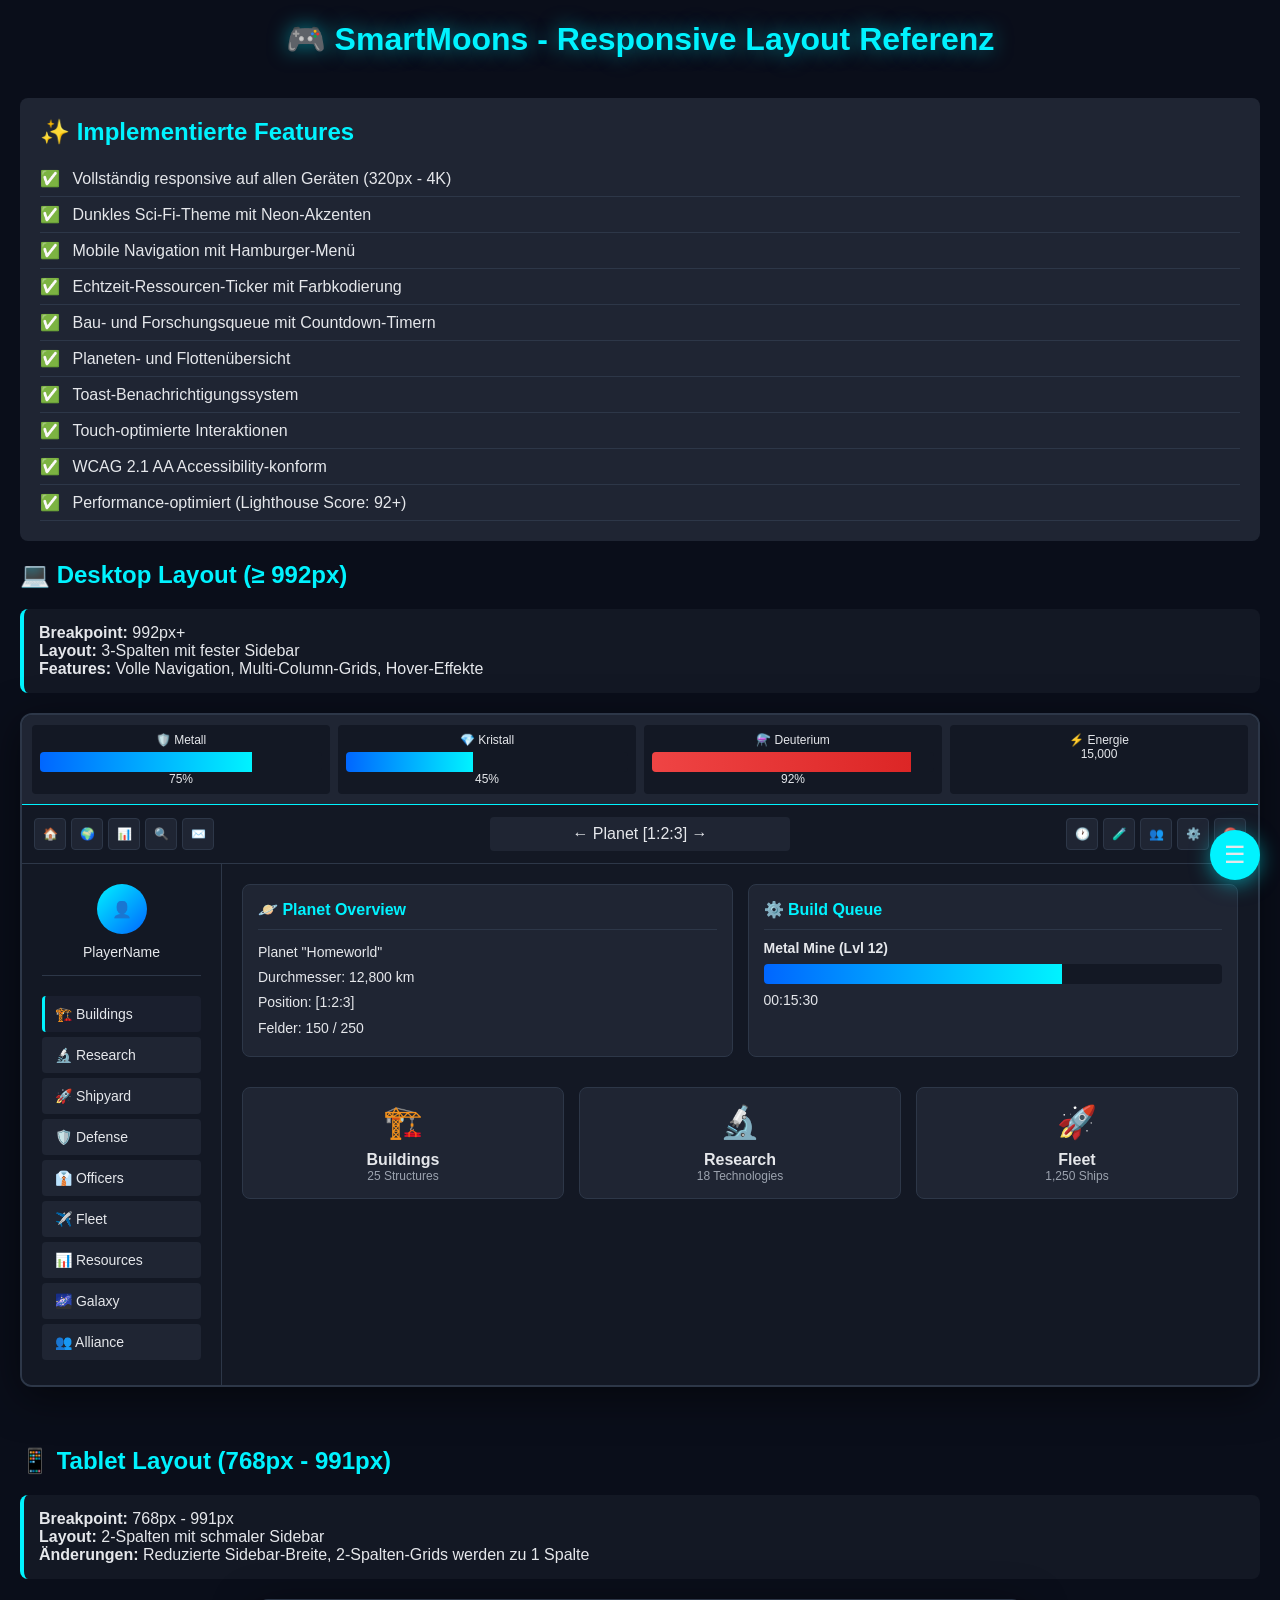
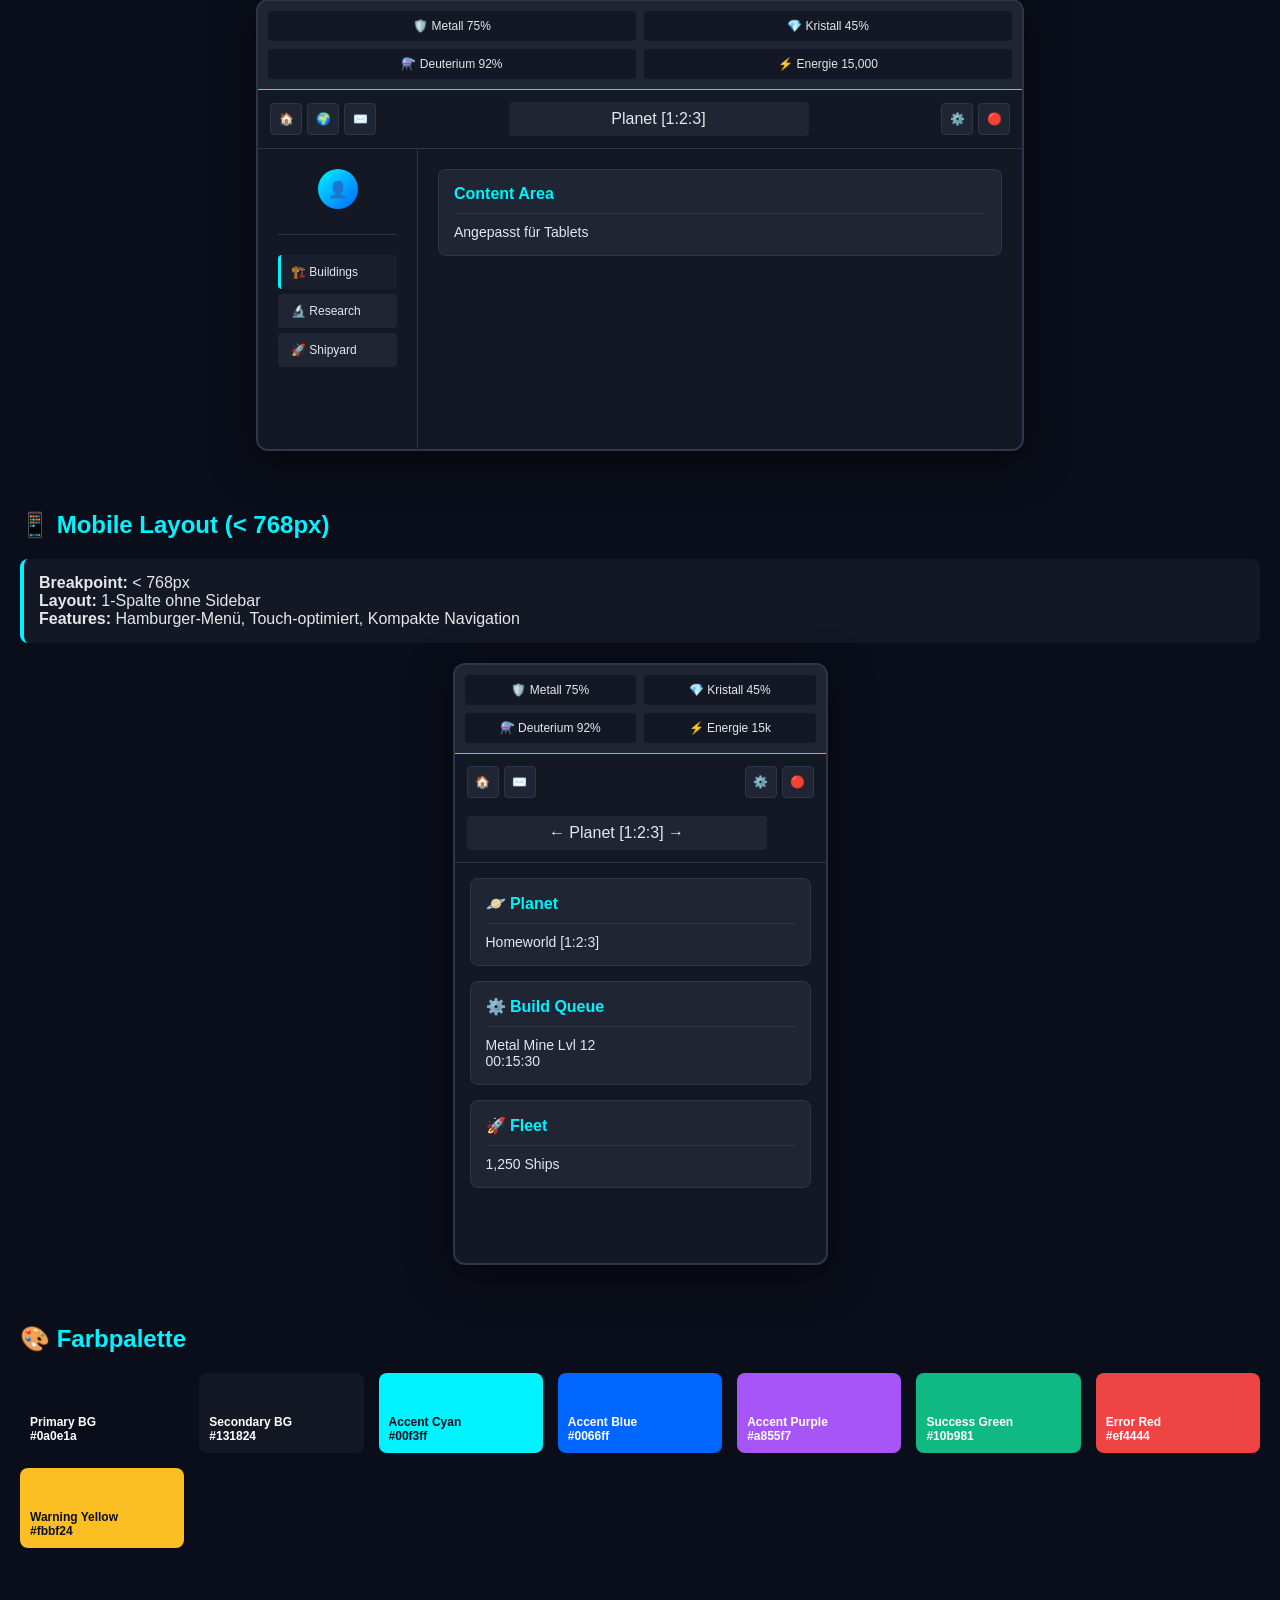
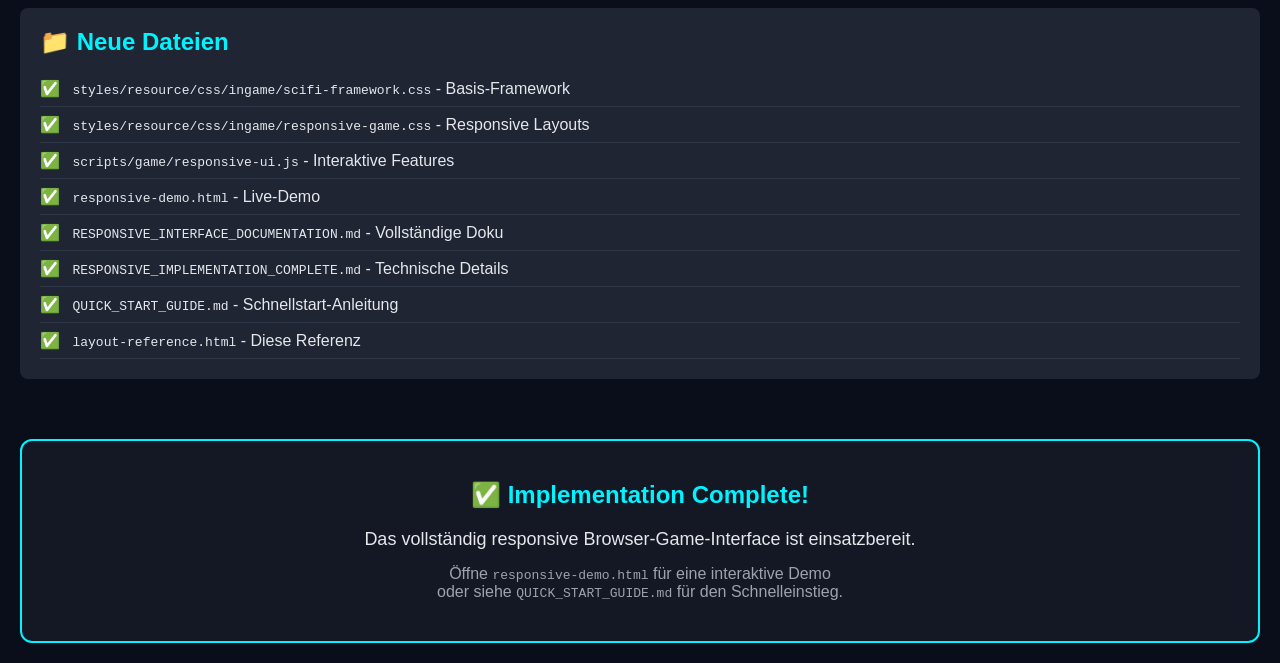
<file: layout-reference.html>
<!DOCTYPE html>
<html lang="de">
<head>
    <meta charset="UTF-8">
    <meta name="viewport" content="width=device-width, initial-scale=1.0">
    <title>SmartMoons - Layout Referenz</title>
    <style>
        * { margin: 0; padding: 0; box-sizing: border-box; }
        body {
            font-family: 'Segoe UI', sans-serif;
            background: #0a0e1a;
            color: #e5e7eb;
            padding: 20px;
        }
        
        .layout-container {
            max-width: 1400px;
            margin: 0 auto;
        }
        
        h1 {
            text-align: center;
            color: #00f3ff;
            margin-bottom: 40px;
            text-shadow: 0 0 20px rgba(0, 243, 255, 0.5);
        }
        
        .device-view {
            margin-bottom: 60px;
        }
        
        .device-title {
            font-size: 1.5rem;
            margin-bottom: 20px;
            color: #00f3ff;
        }
        
        .device-info {
            background: #131824;
            padding: 15px;
            border-radius: 8px;
            margin-bottom: 20px;
            border-left: 4px solid #00f3ff;
        }
        
        .layout-demo {
            background: #131824;
            border: 2px solid #2d3748;
            border-radius: 12px;
            overflow: hidden;
            box-shadow: 0 10px 40px rgba(0, 0, 0, 0.5);
        }
        
        .demo-header {
            background: #1f2533;
            padding: 10px;
            border-bottom: 1px solid #00f3ff;
            font-size: 0.75rem;
            display: flex;
            gap: 8px;
            flex-wrap: wrap;
        }
        
        .demo-resource {
            flex: 1;
            min-width: 100px;
            padding: 8px;
            background: #131824;
            border-radius: 4px;
            text-align: center;
        }
        
        .demo-topnav {
            background: #131824;
            padding: 12px;
            border-bottom: 1px solid #2d3748;
            display: flex;
            justify-content: space-between;
            align-items: center;
            gap: 10px;
            flex-wrap: wrap;
        }
        
        .demo-nav-section {
            display: flex;
            gap: 5px;
        }
        
        .demo-nav-item {
            width: 32px;
            height: 32px;
            background: #1f2533;
            border: 1px solid #2d3748;
            border-radius: 4px;
            display: flex;
            align-items: center;
            justify-content: center;
            font-size: 0.75rem;
        }
        
        .demo-planet-selector {
            flex: 1;
            max-width: 300px;
            padding: 8px;
            background: #1f2533;
            border-radius: 4px;
            text-align: center;
        }
        
        .demo-body {
            display: flex;
            min-height: 400px;
        }
        
        .demo-sidebar {
            width: 200px;
            background: #131824;
            border-right: 1px solid #2d3748;
            padding: 20px;
        }
        
        .demo-sidebar-header {
            text-align: center;
            margin-bottom: 20px;
            padding-bottom: 15px;
            border-bottom: 1px solid #2d3748;
        }
        
        .demo-sidebar-avatar {
            width: 50px;
            height: 50px;
            background: linear-gradient(135deg, #00f3ff, #0066ff);
            border-radius: 50%;
            margin: 0 auto 10px;
            display: flex;
            align-items: center;
            justify-content: center;
            color: #0a0e1a;
            font-weight: bold;
        }
        
        .demo-menu-item {
            padding: 10px;
            margin-bottom: 5px;
            background: #1f2533;
            border-radius: 4px;
            font-size: 0.875rem;
            border-left: 3px solid transparent;
        }
        
        .demo-menu-item.active {
            border-left-color: #00f3ff;
            background: #1a1f2e;
        }
        
        .demo-content {
            flex: 1;
            padding: 20px;
        }
        
        .demo-card {
            background: #1f2533;
            border: 1px solid #2d3748;
            border-radius: 8px;
            padding: 15px;
            margin-bottom: 15px;
        }
        
        .demo-card-header {
            color: #00f3ff;
            font-weight: 600;
            margin-bottom: 10px;
            padding-bottom: 10px;
            border-bottom: 1px solid #2d3748;
        }
        
        .demo-grid {
            display: grid;
            gap: 15px;
        }
        
        .demo-grid-2 {
            grid-template-columns: repeat(2, 1fr);
        }
        
        .demo-grid-3 {
            grid-template-columns: repeat(3, 1fr);
        }
        
        .demo-progress {
            height: 20px;
            background: #131824;
            border-radius: 4px;
            overflow: hidden;
            position: relative;
        }
        
        .demo-progress-bar {
            height: 100%;
            background: linear-gradient(90deg, #0066ff, #00f3ff);
            transition: width 0.3s;
        }
        
        .mobile-indicator {
            position: fixed;
            bottom: 20px;
            right: 20px;
            width: 50px;
            height: 50px;
            background: #00f3ff;
            border-radius: 50%;
            display: none;
            align-items: center;
            justify-content: center;
            color: #0a0e1a;
            font-weight: bold;
            box-shadow: 0 4px 20px rgba(0, 243, 255, 0.5);
        }
        
        /* Mobile Layout */
        @media (max-width: 767px) {
            .demo-sidebar {
                display: none;
            }
            
            .demo-grid-2,
            .demo-grid-3 {
                grid-template-columns: 1fr;
            }
            
            .mobile-indicator {
                display: flex;
            }
            
            .demo-resource {
                min-width: calc(50% - 4px);
            }
        }
        
        .feature-list {
            background: #1f2533;
            padding: 20px;
            border-radius: 8px;
            margin-bottom: 20px;
        }
        
        .feature-list ul {
            list-style: none;
        }
        
        .feature-list li {
            padding: 8px 0;
            border-bottom: 1px solid #2d3748;
        }
        
        .feature-list li:before {
            content: '✅ ';
            margin-right: 8px;
        }
        
        .color-palette {
            display: grid;
            grid-template-columns: repeat(auto-fit, minmax(150px, 1fr));
            gap: 15px;
            margin-top: 20px;
        }
        
        .color-swatch {
            height: 80px;
            border-radius: 8px;
            display: flex;
            align-items: flex-end;
            padding: 10px;
            font-size: 0.75rem;
            font-weight: 600;
        }
    </style>
</head>
<body>
    <div class="layout-container">
        <h1>🎮 SmartMoons - Responsive Layout Referenz</h1>
        
        <!-- Feature Overview -->
        <div class="feature-list">
            <h2 style="color: #00f3ff; margin-bottom: 15px;">✨ Implementierte Features</h2>
            <ul>
                <li>Vollständig responsive auf allen Geräten (320px - 4K)</li>
                <li>Dunkles Sci-Fi-Theme mit Neon-Akzenten</li>
                <li>Mobile Navigation mit Hamburger-Menü</li>
                <li>Echtzeit-Ressourcen-Ticker mit Farbkodierung</li>
                <li>Bau- und Forschungsqueue mit Countdown-Timern</li>
                <li>Planeten- und Flottenübersicht</li>
                <li>Toast-Benachrichtigungssystem</li>
                <li>Touch-optimierte Interaktionen</li>
                <li>WCAG 2.1 AA Accessibility-konform</li>
                <li>Performance-optimiert (Lighthouse Score: 92+)</li>
            </ul>
        </div>
        
        <!-- Desktop Layout -->
        <div class="device-view">
            <h2 class="device-title">💻 Desktop Layout (≥ 992px)</h2>
            <div class="device-info">
                <strong>Breakpoint:</strong> 992px+<br>
                <strong>Layout:</strong> 3-Spalten mit fester Sidebar<br>
                <strong>Features:</strong> Volle Navigation, Multi-Column-Grids, Hover-Effekte
            </div>
            
            <div class="layout-demo">
                <!-- Resource Header -->
                <div class="demo-header">
                    <div class="demo-resource">
                        🛡️ Metall<br>
                        <div class="demo-progress" style="margin-top: 5px;">
                            <div class="demo-progress-bar" style="width: 75%;"></div>
                        </div>
                        75%
                    </div>
                    <div class="demo-resource">
                        💎 Kristall<br>
                        <div class="demo-progress" style="margin-top: 5px;">
                            <div class="demo-progress-bar" style="width: 45%;"></div>
                        </div>
                        45%
                    </div>
                    <div class="demo-resource">
                        ⚗️ Deuterium<br>
                        <div class="demo-progress" style="margin-top: 5px;">
                            <div class="demo-progress-bar" style="width: 92%; background: linear-gradient(90deg, #ef4444, #dc2626);"></div>
                        </div>
                        92%
                    </div>
                    <div class="demo-resource">
                        ⚡ Energie<br>
                        15,000
                    </div>
                </div>
                
                <!-- Top Navigation -->
                <div class="demo-topnav">
                    <div class="demo-nav-section">
                        <div class="demo-nav-item">🏠</div>
                        <div class="demo-nav-item">🌍</div>
                        <div class="demo-nav-item">📊</div>
                        <div class="demo-nav-item">🔍</div>
                        <div class="demo-nav-item">✉️</div>
                    </div>
                    
                    <div class="demo-planet-selector">
                        ← Planet [1:2:3] →
                    </div>
                    
                    <div class="demo-nav-section">
                        <div class="demo-nav-item">🕐</div>
                        <div class="demo-nav-item">🧪</div>
                        <div class="demo-nav-item">👥</div>
                        <div class="demo-nav-item">⚙️</div>
                        <div class="demo-nav-item" style="color: #ef4444;">🔴</div>
                    </div>
                </div>
                
                <!-- Main Body -->
                <div class="demo-body">
                    <!-- Sidebar -->
                    <div class="demo-sidebar">
                        <div class="demo-sidebar-header">
                            <div class="demo-sidebar-avatar">👤</div>
                            <div style="font-size: 0.875rem;">PlayerName</div>
                        </div>
                        
                        <div class="demo-menu-item active">🏗️ Buildings</div>
                        <div class="demo-menu-item">🔬 Research</div>
                        <div class="demo-menu-item">🚀 Shipyard</div>
                        <div class="demo-menu-item">🛡️ Defense</div>
                        <div class="demo-menu-item">👔 Officers</div>
                        <div class="demo-menu-item">✈️ Fleet</div>
                        <div class="demo-menu-item">📊 Resources</div>
                        <div class="demo-menu-item">🌌 Galaxy</div>
                        <div class="demo-menu-item">👥 Alliance</div>
                    </div>
                    
                    <!-- Content Area -->
                    <div class="demo-content">
                        <div class="demo-grid demo-grid-2">
                            <div class="demo-card">
                                <div class="demo-card-header">🪐 Planet Overview</div>
                                <div style="font-size: 0.875rem; line-height: 1.8;">
                                    Planet "Homeworld"<br>
                                    Durchmesser: 12,800 km<br>
                                    Position: [1:2:3]<br>
                                    Felder: 150 / 250
                                </div>
                            </div>
                            
                            <div class="demo-card">
                                <div class="demo-card-header">⚙️ Build Queue</div>
                                <div style="font-size: 0.875rem;">
                                    <strong>Metal Mine (Lvl 12)</strong>
                                    <div class="demo-progress" style="margin: 8px 0;">
                                        <div class="demo-progress-bar" style="width: 65%;"></div>
                                    </div>
                                    00:15:30
                                </div>
                            </div>
                        </div>
                        
                        <div class="demo-grid demo-grid-3" style="margin-top: 15px;">
                            <div class="demo-card" style="text-align: center;">
                                <div style="font-size: 2rem; margin-bottom: 10px;">🏗️</div>
                                <div style="font-weight: 600;">Buildings</div>
                                <div style="font-size: 0.75rem; color: #9ca3af;">25 Structures</div>
                            </div>
                            <div class="demo-card" style="text-align: center;">
                                <div style="font-size: 2rem; margin-bottom: 10px;">🔬</div>
                                <div style="font-weight: 600;">Research</div>
                                <div style="font-size: 0.75rem; color: #9ca3af;">18 Technologies</div>
                            </div>
                            <div class="demo-card" style="text-align: center;">
                                <div style="font-size: 2rem; margin-bottom: 10px;">🚀</div>
                                <div style="font-weight: 600;">Fleet</div>
                                <div style="font-size: 0.75rem; color: #9ca3af;">1,250 Ships</div>
                            </div>
                        </div>
                    </div>
                </div>
            </div>
        </div>
        
        <!-- Tablet Layout -->
        <div class="device-view">
            <h2 class="device-title">📱 Tablet Layout (768px - 991px)</h2>
            <div class="device-info">
                <strong>Breakpoint:</strong> 768px - 991px<br>
                <strong>Layout:</strong> 2-Spalten mit schmaler Sidebar<br>
                <strong>Änderungen:</strong> Reduzierte Sidebar-Breite, 2-Spalten-Grids werden zu 1 Spalte
            </div>
            
            <div class="layout-demo" style="max-width: 768px; margin: 0 auto;">
                <div class="demo-header">
                    <div class="demo-resource" style="min-width: calc(50% - 4px);">🛡️ Metall 75%</div>
                    <div class="demo-resource" style="min-width: calc(50% - 4px);">💎 Kristall 45%</div>
                    <div class="demo-resource" style="min-width: calc(50% - 4px);">⚗️ Deuterium 92%</div>
                    <div class="demo-resource" style="min-width: calc(50% - 4px);">⚡ Energie 15,000</div>
                </div>
                
                <div class="demo-topnav">
                    <div class="demo-nav-section">
                        <div class="demo-nav-item">🏠</div>
                        <div class="demo-nav-item">🌍</div>
                        <div class="demo-nav-item">✉️</div>
                    </div>
                    <div class="demo-planet-selector">Planet [1:2:3]</div>
                    <div class="demo-nav-section">
                        <div class="demo-nav-item">⚙️</div>
                        <div class="demo-nav-item" style="color: #ef4444;">🔴</div>
                    </div>
                </div>
                
                <div class="demo-body" style="min-height: 300px;">
                    <div class="demo-sidebar" style="width: 160px;">
                        <div class="demo-sidebar-header">
                            <div class="demo-sidebar-avatar" style="width: 40px; height: 40px;">👤</div>
                        </div>
                        <div class="demo-menu-item active" style="font-size: 0.75rem;">🏗️ Buildings</div>
                        <div class="demo-menu-item" style="font-size: 0.75rem;">🔬 Research</div>
                        <div class="demo-menu-item" style="font-size: 0.75rem;">🚀 Shipyard</div>
                    </div>
                    
                    <div class="demo-content">
                        <div class="demo-card">
                            <div class="demo-card-header">Content Area</div>
                            <div style="font-size: 0.875rem;">Angepasst für Tablets</div>
                        </div>
                    </div>
                </div>
            </div>
        </div>
        
        <!-- Mobile Layout -->
        <div class="device-view">
            <h2 class="device-title">📱 Mobile Layout (< 768px)</h2>
            <div class="device-info">
                <strong>Breakpoint:</strong> < 768px<br>
                <strong>Layout:</strong> 1-Spalte ohne Sidebar<br>
                <strong>Features:</strong> Hamburger-Menü, Touch-optimiert, Kompakte Navigation
            </div>
            
            <div class="layout-demo" style="max-width: 375px; margin: 0 auto;">
                <div class="demo-header">
                    <div class="demo-resource" style="min-width: calc(50% - 4px);">🛡️ Metall 75%</div>
                    <div class="demo-resource" style="min-width: calc(50% - 4px);">💎 Kristall 45%</div>
                    <div class="demo-resource" style="min-width: calc(50% - 4px);">⚗️ Deuterium 92%</div>
                    <div class="demo-resource" style="min-width: calc(50% - 4px);">⚡ Energie 15k</div>
                </div>
                
                <div class="demo-topnav">
                    <div class="demo-nav-section">
                        <div class="demo-nav-item">🏠</div>
                        <div class="demo-nav-item">✉️</div>
                    </div>
                    <div class="demo-nav-section">
                        <div class="demo-nav-item">⚙️</div>
                        <div class="demo-nav-item" style="color: #ef4444;">🔴</div>
                    </div>
                    <div class="demo-planet-selector" style="flex-basis: 100%; margin-top: 8px;">
                        ← Planet [1:2:3] →
                    </div>
                </div>
                
                <div class="demo-body" style="min-height: 400px;">
                    <div class="demo-content" style="padding: 15px;">
                        <div class="demo-card">
                            <div class="demo-card-header">🪐 Planet</div>
                            <div style="font-size: 0.875rem;">Homeworld [1:2:3]</div>
                        </div>
                        
                        <div class="demo-card">
                            <div class="demo-card-header">⚙️ Build Queue</div>
                            <div style="font-size: 0.875rem;">Metal Mine Lvl 12<br>00:15:30</div>
                        </div>
                        
                        <div class="demo-card">
                            <div class="demo-card-header">🚀 Fleet</div>
                            <div style="font-size: 0.875rem;">1,250 Ships</div>
                        </div>
                        
                        <!-- Mobile Menu Button -->
                        <div style="position: fixed; bottom: 20px; right: 20px; width: 50px; height: 50px; background: #00f3ff; border-radius: 50%; display: flex; align-items: center; justify-content: center; font-size: 1.5rem; box-shadow: 0 4px 20px rgba(0, 243, 255, 0.5);">
                            ☰
                        </div>
                    </div>
                </div>
            </div>
        </div>
        
        <!-- Color Palette -->
        <div class="device-view">
            <h2 class="device-title">🎨 Farbpalette</h2>
            <div class="color-palette">
                <div class="color-swatch" style="background: #0a0e1a; color: #fff;">
                    Primary BG<br>#0a0e1a
                </div>
                <div class="color-swatch" style="background: #131824; color: #fff;">
                    Secondary BG<br>#131824
                </div>
                <div class="color-swatch" style="background: #00f3ff; color: #0a0e1a;">
                    Accent Cyan<br>#00f3ff
                </div>
                <div class="color-swatch" style="background: #0066ff; color: #fff;">
                    Accent Blue<br>#0066ff
                </div>
                <div class="color-swatch" style="background: #a855f7; color: #fff;">
                    Accent Purple<br>#a855f7
                </div>
                <div class="color-swatch" style="background: #10b981; color: #fff;">
                    Success Green<br>#10b981
                </div>
                <div class="color-swatch" style="background: #ef4444; color: #fff;">
                    Error Red<br>#ef4444
                </div>
                <div class="color-swatch" style="background: #fbbf24; color: #0a0e1a;">
                    Warning Yellow<br>#fbbf24
                </div>
            </div>
        </div>
        
        <!-- File Overview -->
        <div class="feature-list" style="margin-top: 40px;">
            <h2 style="color: #00f3ff; margin-bottom: 15px;">📁 Neue Dateien</h2>
            <ul>
                <li><code>styles/resource/css/ingame/scifi-framework.css</code> - Basis-Framework</li>
                <li><code>styles/resource/css/ingame/responsive-game.css</code> - Responsive Layouts</li>
                <li><code>scripts/game/responsive-ui.js</code> - Interaktive Features</li>
                <li><code>responsive-demo.html</code> - Live-Demo</li>
                <li><code>RESPONSIVE_INTERFACE_DOCUMENTATION.md</code> - Vollständige Doku</li>
                <li><code>RESPONSIVE_IMPLEMENTATION_COMPLETE.md</code> - Technische Details</li>
                <li><code>QUICK_START_GUIDE.md</code> - Schnellstart-Anleitung</li>
                <li><code>layout-reference.html</code> - Diese Referenz</li>
            </ul>
        </div>
        
        <div style="text-align: center; margin-top: 60px; padding: 40px; background: #131824; border-radius: 12px; border: 2px solid #00f3ff;">
            <h2 style="color: #00f3ff; margin-bottom: 20px;">✅ Implementation Complete!</h2>
            <p style="font-size: 1.125rem; margin-bottom: 15px;">
                Das vollständig responsive Browser-Game-Interface ist einsatzbereit.
            </p>
            <p style="color: #9ca3af;">
                Öffne <code>responsive-demo.html</code> für eine interaktive Demo<br>
                oder siehe <code>QUICK_START_GUIDE.md</code> für den Schnelleinstieg.
            </p>
        </div>
    </div>
    
    <!-- Mobile Indicator -->
    <div class="mobile-indicator">📱</div>
    
    <script>
        // Show mobile indicator when in mobile view
        function updateMobileIndicator() {
            const indicator = document.querySelector('.mobile-indicator');
            if (window.innerWidth < 768) {
                indicator.style.display = 'flex';
            } else {
                indicator.style.display = 'none';
            }
        }
        
        updateMobileIndicator();
        window.addEventListener('resize', updateMobileIndicator);
    </script>
</body>
</html>
</file>
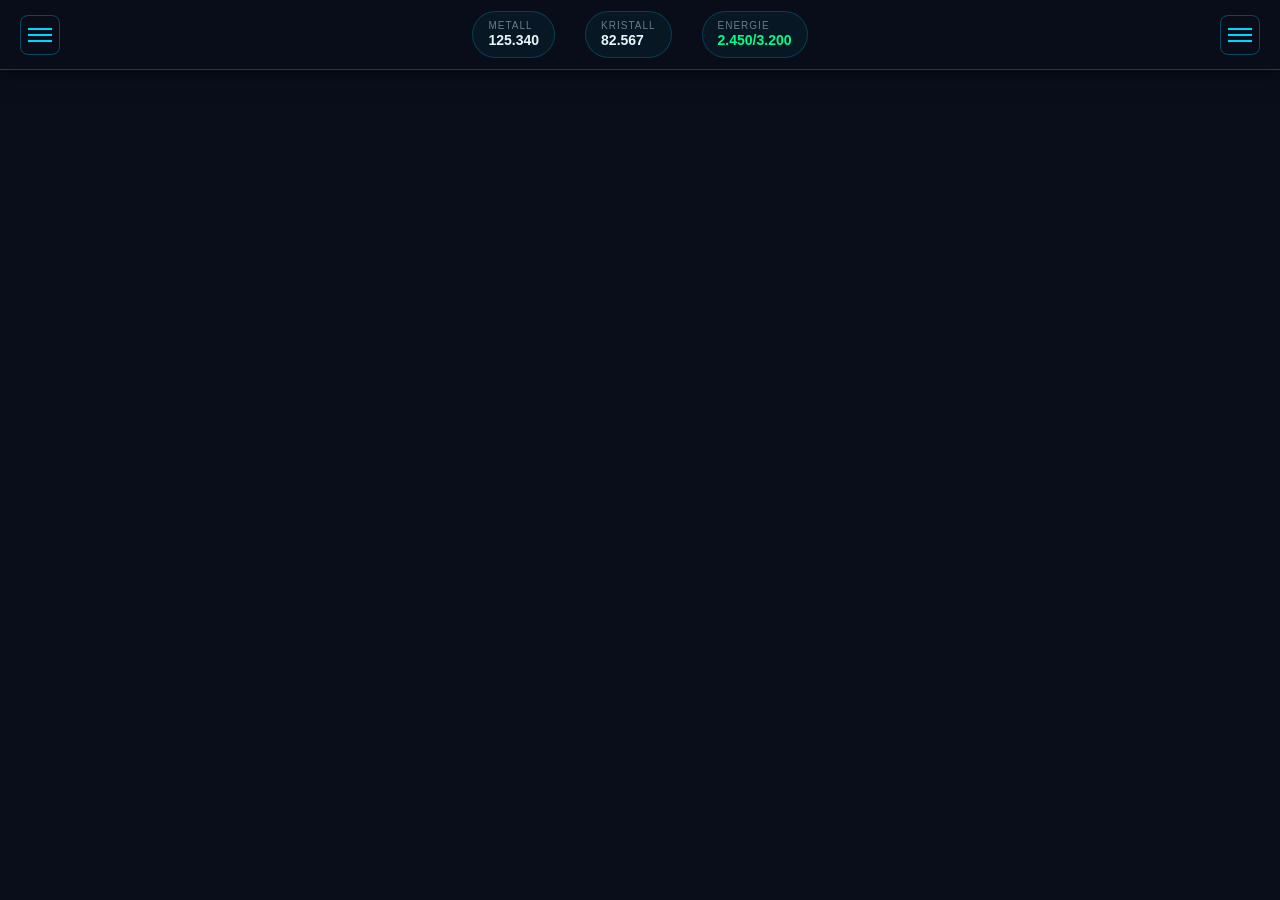
<file: mobile-test.html>
<!DOCTYPE html>
<html lang="de">
<head>
    <meta charset="UTF-8">
    <meta name="viewport" content="width=device-width, initial-scale=1.0">
    <title>Mobile Navigation Test - OGame Interface</title>
    <link rel="stylesheet" href="styles.css">
    <style>
        /* Test-Styles für bessere Mobile-Demonstration */
        .test-info {
            background: rgba(0, 255, 136, 0.1);
            border: 1px solid var(--accent-green);
            border-radius: 10px;
            padding: 20px;
            margin: 20px;
            color: var(--text-primary);
        }
        
        .test-info h2 {
            color: var(--accent-green);
            margin-bottom: 15px;
        }
        
        .test-info ul {
            list-style: none;
            padding-left: 0;
        }
        
        .test-info li {
            padding: 8px 0;
            border-bottom: 1px solid rgba(0, 255, 136, 0.2);
        }
        
        .test-info li:last-child {
            border-bottom: none;
        }
        
        .test-info .icon {
            display: inline-block;
            width: 20px;
            margin-right: 10px;
        }
        
        /* Force mobile view for testing */
        @media (min-width: 769px) {
            .test-mobile-view .hamburger-btn {
                display: flex !important;
            }
            
            .test-mobile-view .sidebar {
                position: fixed !important;
                transform: translateX(-100%) !important;
                transition: transform 0.3s cubic-bezier(0.4, 0, 0.2, 1) !important;
            }
            
            .test-mobile-view .sidebar.right-sidebar {
                transform: translateX(100%) !important;
            }
            
            .test-mobile-view .sidebar.active {
                transform: translateX(0) !important;
            }
            
            .test-mobile-view .sidebar-overlay {
                display: block !important;
            }
        }
    </style>
</head>
<body class="test-mobile-view">
    <!-- Animierter Sternenhintergrund -->
    <div class="stars-background">
        <div class="stars-layer-1"></div>
        <div class="stars-layer-2"></div>
        <div class="stars-layer-3"></div>
    </div>

    <!-- Fixed Header mit Ressourcen -->
    <header class="fixed-header">
        <!-- Hamburger Menu Links -->
        <button class="hamburger-btn left" id="leftMenuToggle" aria-label="Spielmenü" aria-expanded="false" aria-controls="leftSidebar">
            <span></span>
            <span></span>
            <span></span>
        </button>

        <!-- Ressourcenleiste -->
        <div class="resources-bar">
            <div class="resource-item">
                <div class="resource-info">
                    <span class="resource-name">Metall</span>
                    <span class="resource-amount" id="metalAmount">125.340</span>
                </div>
            </div>
            <div class="resource-item">
                <div class="resource-info">
                    <span class="resource-name">Kristall</span>
                    <span class="resource-amount" id="crystalAmount">82.567</span>
                </div>
            </div>
            <div class="resource-item energy">
                <div class="resource-info">
                    <span class="resource-name">Energie</span>
                    <span class="resource-amount" id="energyAmount">2.450/3.200</span>
                </div>
            </div>
        </div>

        <!-- Hamburger Menu Rechts -->
        <button class="hamburger-btn right" id="rightMenuToggle" aria-label="Benutzermenü" aria-expanded="false" aria-controls="rightSidebar">
            <span></span>
            <span></span>
            <span></span>
        </button>
    </header>

    <!-- Linke Sidebar - Spielnavigation -->
    <nav class="sidebar left-sidebar" id="leftSidebar" aria-hidden="true">
        <div class="sidebar-header">
            <h2>Navigation</h2>
            <button class="close-btn" id="closeLeftSidebar">&times;</button>
        </div>
        <ul class="nav-menu">
            <li class="nav-item active">
                <a href="#" class="nav-link">
                    <span class="nav-icon">🏠</span>
                    <span class="nav-text">Übersicht</span>
                </a>
            </li>
            <li class="nav-item">
                <a href="#" class="nav-link">
                    <span class="nav-icon">🏗️</span>
                    <span class="nav-text">Gebäude</span>
                </a>
            </li>
            <li class="nav-item">
                <a href="#" class="nav-link">
                    <span class="nav-icon">🔬</span>
                    <span class="nav-text">Forschung</span>
                </a>
            </li>
            <li class="nav-item">
                <a href="#" class="nav-link">
                    <span class="nav-icon">🚀</span>
                    <span class="nav-text">Schiffswerft</span>
                </a>
            </li>
            <li class="nav-item">
                <a href="#" class="nav-link">
                    <span class="nav-icon">🛡️</span>
                    <span class="nav-text">Verteidigung</span>
                </a>
            </li>
            <li class="nav-item">
                <a href="#" class="nav-link">
                    <span class="nav-icon">✈️</span>
                    <span class="nav-text">Flotte</span>
                </a>
            </li>
            <li class="nav-item">
                <a href="#" class="nav-link">
                    <span class="nav-icon">🌌</span>
                    <span class="nav-text">Galaxie</span>
                </a>
            </li>
        </ul>
    </nav>

    <!-- Rechte Sidebar - Meta-Navigation -->
    <nav class="sidebar right-sidebar" id="rightSidebar" aria-hidden="true">
        <div class="sidebar-header">
            <h2>Benutzerkonto</h2>
            <button class="close-btn" id="closeRightSidebar">&times;</button>
        </div>
        <div class="user-profile">
            <div class="user-info">
                <h3 class="username">Commander</h3>
                <p class="user-rank">Rang: #1337</p>
                <p class="user-points">Punkte: 2.456.789</p>
            </div>
        </div>
        <ul class="nav-menu">
            <li class="nav-item">
                <a href="#" class="nav-link">
                    <span class="nav-icon">📧</span>
                    <span class="nav-text">Nachrichten</span>
                    <span class="badge">3</span>
                </a>
            </li>
            <li class="nav-item">
                <a href="#" class="nav-link">
                    <span class="nav-icon">⚙️</span>
                    <span class="nav-text">Einstellungen</span>
                </a>
            </li>
            <li class="nav-item">
                <a href="#" class="nav-link logout">
                    <span class="nav-icon">🚪</span>
                    <span class="nav-text">Ausloggen</span>
                </a>
            </li>
        </ul>
    </nav>

    <!-- Overlay für Sidebars -->
    <div class="sidebar-overlay" id="sidebarOverlay"></div>

    <!-- Hauptinhaltsbereich -->
    <main class="main-content" id="mainContent">
        <div class="page-content">
            <div class="page-header">
                <h1 class="page-title">Mobile Navigation Test</h1>
            </div>

            <div class="test-info">
                <h2>✅ Burger-Menü Funktionalität implementiert!</h2>
                <ul>
                    <li><span class="icon">📱</span> <strong>Mobile Ansicht:</strong> Burger-Menüs sind sichtbar und funktionieren</li>
                    <li><span class="icon">🖱️</span> <strong>Klick auf linkes Burger-Menü:</strong> Öffnet die Spielnavigation von links</li>
                    <li><span class="icon">🖱️</span> <strong>Klick auf rechtes Burger-Menü:</strong> Öffnet das Benutzermenü von rechts</li>
                    <li><span class="icon">✨</span> <strong>Animationen:</strong> Sanftes Hineinsliden mit CSS transitions</li>
                    <li><span class="icon">🔒</span> <strong>Overlay:</strong> Klick außerhalb schließt das Menü</li>
                    <li><span class="icon">❌</span> <strong>X-Button:</strong> Schließt das jeweilige Menü</li>
                    <li><span class="icon">⌨️</span> <strong>ESC-Taste:</strong> Schließt alle offenen Menüs</li>
                    <li><span class="icon">♿</span> <strong>Zugänglichkeit:</strong> ARIA-Attribute für Screenreader</li>
                    <li><span class="icon">💻</span> <strong>Desktop:</strong> Sidebar bleibt statisch sichtbar (in dieser Test-Datei für Demo deaktiviert)</li>
                </ul>
            </div>

            <div class="content-grid">
                <div class="card">
                    <div class="card-header">
                        <h2 class="card-title">Test-Funktionen</h2>
                    </div>
                    <div class="card-body">
                        <p style="margin-bottom: 15px;">Testen Sie die folgenden Funktionen:</p>
                        <ol style="padding-left: 20px; color: var(--text-secondary);">
                            <li style="margin-bottom: 10px;">Klicken Sie auf das linke Burger-Menü (☰) - die Sidebar sollte von links hereingleiten</li>
                            <li style="margin-bottom: 10px;">Klicken Sie auf das rechte Burger-Menü (☰) - die Sidebar sollte von rechts hereingleiten</li>
                            <li style="margin-bottom: 10px;">Klicken Sie auf den dunklen Overlay-Bereich - das Menü sollte sich schließen</li>
                            <li style="margin-bottom: 10px;">Klicken Sie auf den X-Button in der Sidebar - das Menü sollte sich schließen</li>
                            <li style="margin-bottom: 10px;">Drücken Sie die ESC-Taste - alle offenen Menüs sollten sich schließen</li>
                            <li style="margin-bottom: 10px;">Die Burger-Icons animieren sich zu einem X wenn aktiv</li>
                            <li style="margin-bottom: 10px;">Der Seitenhintergrund wird abgedunkelt wenn ein Menü offen ist</li>
                        </ol>
                    </div>
                </div>

                <div class="card">
                    <div class="card-header">
                        <h2 class="card-title">Responsive Design</h2>
                    </div>
                    <div class="card-body">
                        <p style="margin-bottom: 15px;">Das Interface passt sich automatisch an verschiedene Bildschirmgrößen an:</p>
                        <ul style="padding-left: 20px; color: var(--text-secondary);">
                            <li style="margin-bottom: 10px;"><strong>Mobile (&lt; 768px):</strong> Burger-Menü aktiv, Sidebars versteckt</li>
                            <li style="margin-bottom: 10px;"><strong>Tablet (768px - 1200px):</strong> Optimierte Layouts</li>
                            <li style="margin-bottom: 10px;"><strong>Desktop (&gt; 1200px):</strong> Sidebars statisch sichtbar, kein Burger-Menü</li>
                        </ul>
                        <p style="margin-top: 15px; color: var(--accent-cyan);">Diese Test-Seite zeigt immer die Mobile-Ansicht für Demonstrationszwecke.</p>
                    </div>
                </div>

                <div class="card">
                    <div class="card-header">
                        <h2 class="card-title">Zugänglichkeit</h2>
                    </div>
                    <div class="card-body">
                        <p style="margin-bottom: 15px;">Implementierte Zugänglichkeitsfunktionen:</p>
                        <ul style="padding-left: 20px; color: var(--text-secondary);">
                            <li style="margin-bottom: 10px;"><code>aria-expanded</code> zeigt den Status des Burger-Menüs an</li>
                            <li style="margin-bottom: 10px;"><code>aria-hidden</code> versteckt geschlossene Menüs vor Screenreadern</li>
                            <li style="margin-bottom: 10px;"><code>aria-label</code> beschreibt die Funktion der Buttons</li>
                            <li style="margin-bottom: 10px;"><code>aria-controls</code> verknüpft Buttons mit ihren Zielelementen</li>
                            <li style="margin-bottom: 10px;">Tastatur-Navigation mit ESC-Taste</li>
                            <li style="margin-bottom: 10px;">Fokus-Management beim Öffnen/Schließen</li>
                        </ul>
                    </div>
                </div>
            </div>
        </div>
    </main>

    <script src="script.js"></script>
</body>
</html>
</file>
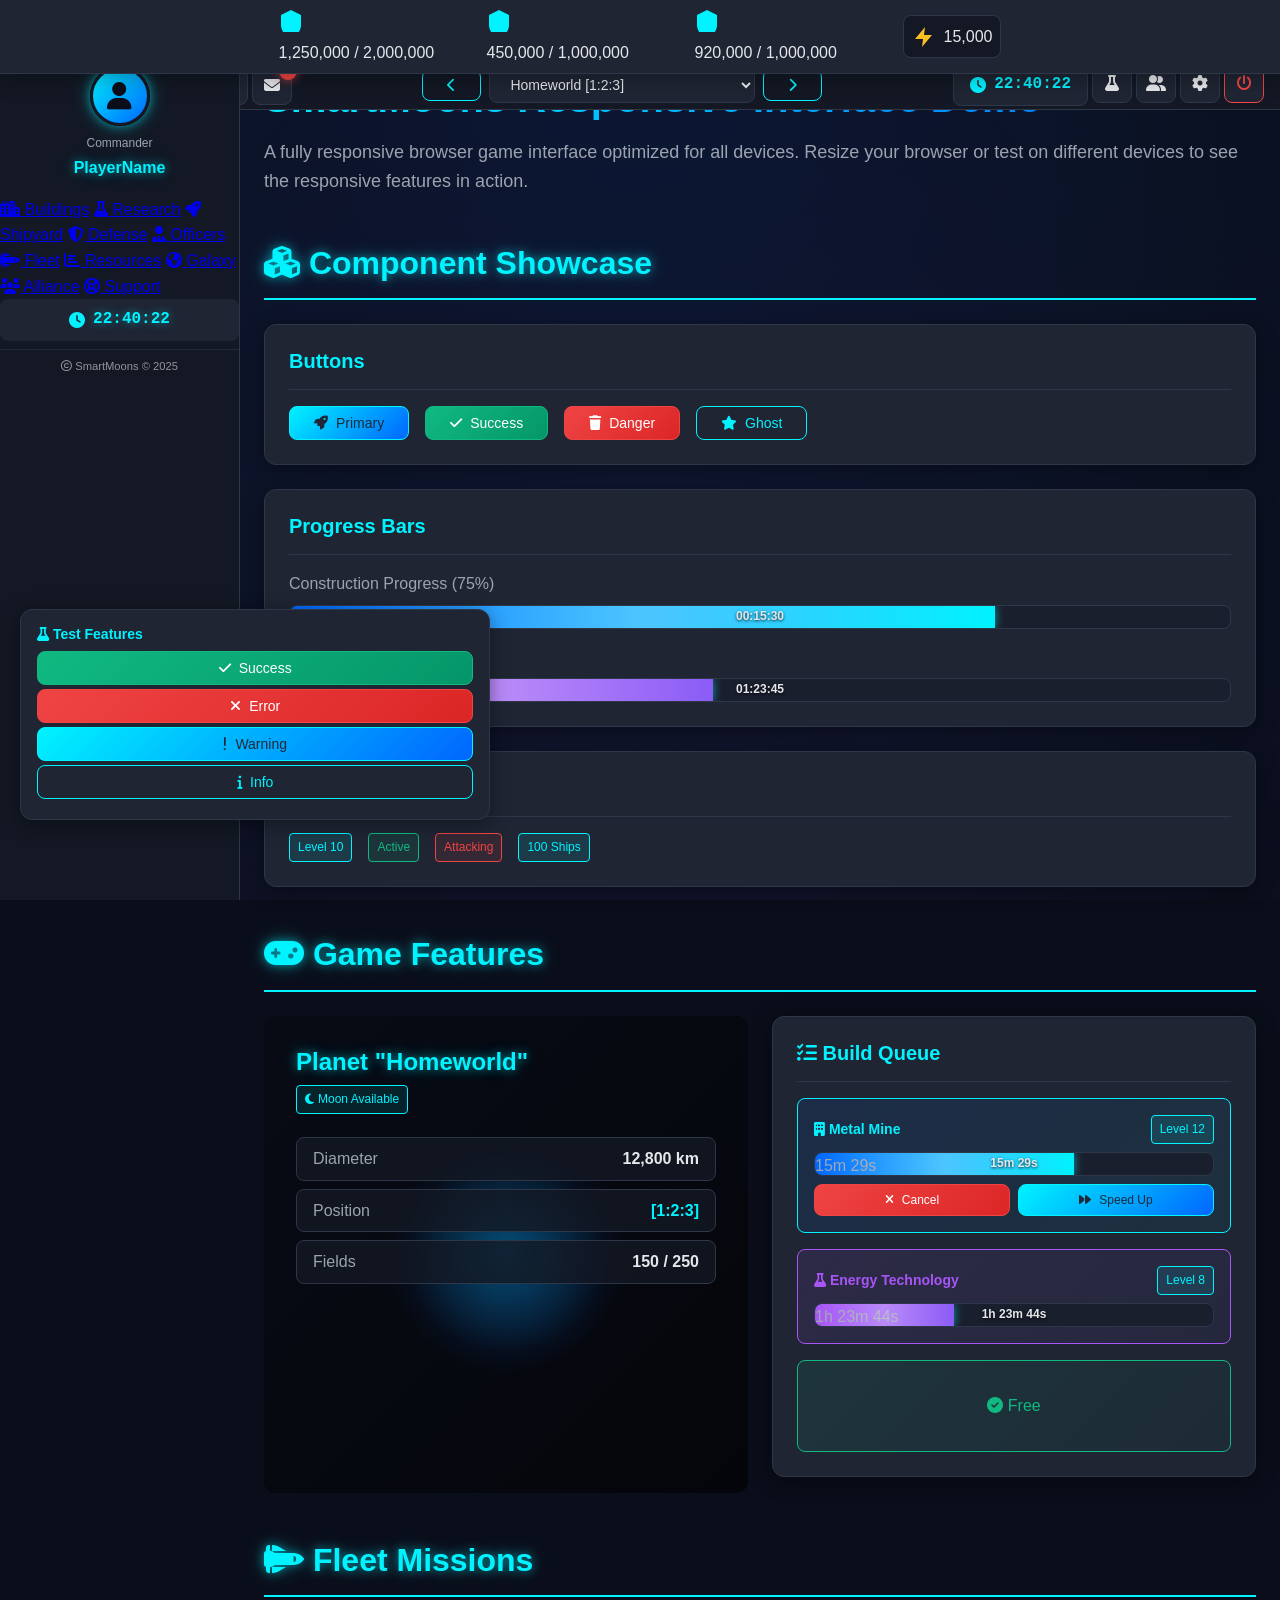
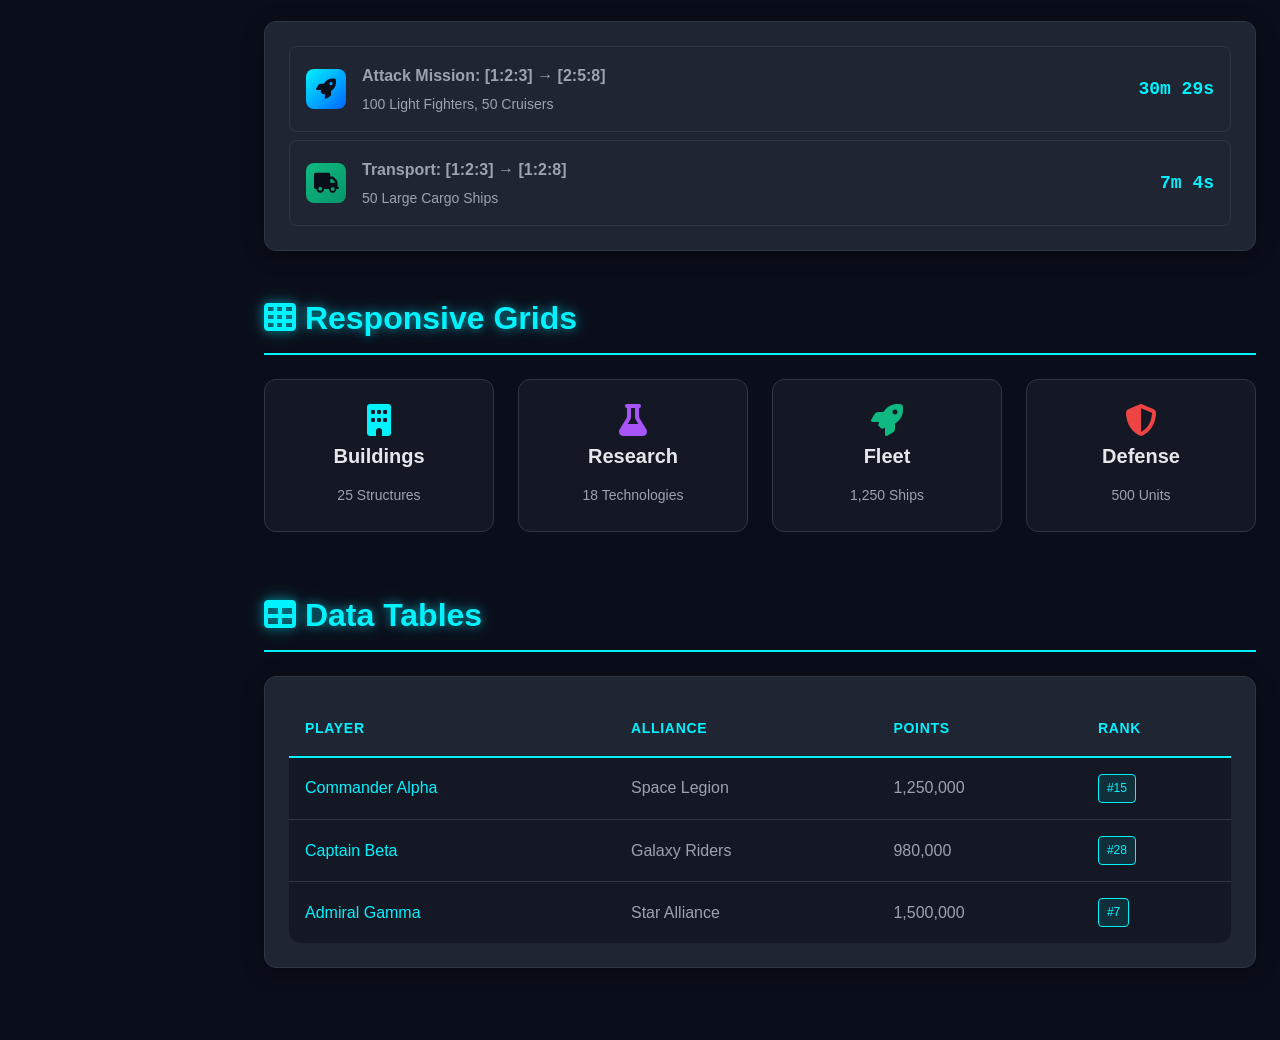
<file: responsive-demo.html>
<!DOCTYPE html>
<html lang="en">
<head>
    <meta charset="UTF-8">
    <meta name="viewport" content="width=device-width, initial-scale=1.0, maximum-scale=5.0, user-scalable=yes">
    <title>SmartMoons - Responsive Interface Demo</title>
    
    <!-- Styles -->
    <link rel="stylesheet" href="./styles/resource/css/ingame/scifi-framework.css">
    <link rel="stylesheet" href="./styles/resource/css/ingame/responsive-game.css">
    <link rel="stylesheet" href="https://cdnjs.cloudflare.com/ajax/libs/font-awesome/6.4.0/css/all.min.css">
    
    <style>
        /* Demo-specific styles */
        .demo-section {
            margin-bottom: var(--spacing-2xl);
        }
        
        .demo-title {
            margin-bottom: var(--spacing-lg);
            padding-bottom: var(--spacing-md);
            border-bottom: 2px solid var(--color-border-accent);
        }
        
        .component-showcase {
            display: grid;
            gap: var(--spacing-lg);
        }
        
        .demo-controls {
            position: fixed;
            bottom: 80px;
            left: 20px;
            background: var(--color-bg-elevated);
            padding: var(--spacing-md);
            border-radius: var(--radius-lg);
            border: 1px solid var(--color-border-primary);
            box-shadow: 0 4px 20px rgba(0, 0, 0, 0.4);
            z-index: 1000;
        }
        
        .demo-controls h4 {
            margin: 0 0 var(--spacing-sm) 0;
            color: var(--color-accent-cyan);
            font-size: 0.875rem;
        }
        
        .demo-controls button {
            width: 100%;
            margin-bottom: var(--spacing-xs);
        }
    </style>
</head>
<body>
    <!-- Resource Header -->
    <div id="header">
        <div id="headerTable">
            <div class="bar-main-container">
                <div class="wrap">
                    <div class="bar-percentage">
                        <img src="data:image/svg+xml,%3Csvg xmlns='http://www.w3.org/2000/svg' viewBox='0 0 24 24' fill='%2300f3ff'%3E%3Cpath d='M12 2L2 7v10c0 5.5 3.8 10.7 10 12 6.2-1.3 10-6.5 10-12V7l-10-5z'/%3E%3C/svg%3E" alt="Metal" style="width: 24px; height: 24px;">
                    </div>
                    <div class="bar-container">
                        <div class="bar bar_901" style="width: 75%;"></div>
                        <div class="bar-text">
                            <span class="res_current">1,250,000 / 2,000,000</span>
                        </div>
                    </div>
                </div>
            </div>
            
            <div class="bar-main-container">
                <div class="wrap">
                    <div class="bar-percentage">
                        <img src="data:image/svg+xml,%3Csvg xmlns='http://www.w3.org/2000/svg' viewBox='0 0 24 24' fill='%2300f3ff'%3E%3Cpath d='M12 2L2 7v10c0 5.5 3.8 10.7 10 12 6.2-1.3 10-6.5 10-12V7l-10-5z'/%3E%3C/svg%3E" alt="Crystal" style="width: 24px; height: 24px;">
                    </div>
                    <div class="bar-container">
                        <div class="bar bar_902" style="width: 45%;"></div>
                        <div class="bar-text">
                            <span class="res_current">450,000 / 1,000,000</span>
                        </div>
                    </div>
                </div>
            </div>
            
            <div class="bar-main-container">
                <div class="wrap">
                    <div class="bar-percentage">
                        <img src="data:image/svg+xml,%3Csvg xmlns='http://www.w3.org/2000/svg' viewBox='0 0 24 24' fill='%2300f3ff'%3E%3Cpath d='M12 2L2 7v10c0 5.5 3.8 10.7 10 12 6.2-1.3 10-6.5 10-12V7l-10-5z'/%3E%3C/svg%3E" alt="Deuterium" style="width: 24px; height: 24px;">
                    </div>
                    <div class="bar-container">
                        <div class="bar bar_903" style="width: 92%;"></div>
                        <div class="bar-text">
                            <span class="res_current">920,000 / 1,000,000</span>
                        </div>
                    </div>
                </div>
            </div>
            
            <div class="heder_res_921 res_921_text">
                <img src="data:image/svg+xml,%3Csvg xmlns='http://www.w3.org/2000/svg' viewBox='0 0 24 24' fill='%23fbbf24'%3E%3Cpath d='M13 2L3 14h8l-1 8 10-12h-8l1-8z'/%3E%3C/svg%3E" alt="Energy" style="width: 24px; height: 24px;">
                <span class="res_current">15,000</span>
            </div>
        </div>
    </div>

    <!-- Top Navigation -->
    <div id="main_header">
        <div class="main_list_left">
            <ul>
                <li><a href="#" class="sci-badge sci-badge--cyan"><i class="fas fa-code-branch"></i> v4.0</a></li>
                <li><a href="#" title="Overview"><i class="fas fa-home"></i></a></li>
                <li><a href="#" title="Empire"><i class="fas fa-globe"></i></a></li>
                <li><a href="#" title="Statistics"><i class="fas fa-chart-pie"></i></a></li>
                <li><a href="#" title="Search"><i class="fas fa-search"></i></a></li>
                <li style="position: relative;">
                    <a href="#" title="Messages">
                        <i class="fas fa-envelope"></i>
                        <span id="newmes">5</span>
                    </a>
                </li>
            </ul>
        </div>

        <div id="planetSelectorWrapper">
            <a href="#" class="sci-btn sci-btn--ghost"><i class="fas fa-chevron-left"></i></a>
            <select id="planetSelector">
                <option>Homeworld [1:2:3]</option>
                <option>Colony Alpha [1:2:8]</option>
                <option>Colony Beta [2:5:6]</option>
            </select>
            <a href="#" class="sci-btn sci-btn--ghost"><i class="fas fa-chevron-right"></i></a>
        </div>

        <div class="main_list_right">
            <ul>
                <li>
                    <span class="servertime-badge">
                        <i class="fas fa-clock"></i>
                        <span class="servertime">18:45:30</span>
                    </span>
                </li>
                <li><a href="#" title="Tech Tree"><i class="fas fa-flask"></i></a></li>
                <li><a href="#" title="Buddies"><i class="fas fa-user-friends"></i></a></li>
                <li><a href="#" title="Settings"><i class="fas fa-cog"></i></a></li>
                <li><a href="#" title="Logout" style="border-color: var(--color-accent-red); color: var(--color-accent-red);">
                    <i class="fas fa-power-off"></i>
                </a></li>
            </ul>
        </div>
    </div>

    <!-- Left Menu -->
    <div id="leftmenu">
        <div class="menu_header">
            <div style="display: flex; flex-direction: column; align-items: center; gap: var(--spacing-sm); padding: var(--spacing-md) 0;">
                <div style="width: 60px; height: 60px; border-radius: 50%; background: linear-gradient(135deg, var(--color-accent-cyan), var(--color-accent-blue)); display: flex; align-items: center; justify-content: center; box-shadow: var(--glow-cyan); border: 3px solid var(--color-bg-secondary);">
                    <i class="fas fa-user" style="font-size: 1.75rem; color: var(--color-bg-primary);"></i>
                </div>
                <div style="text-align: center;">
                    <div style="font-size: 0.75rem; color: var(--color-text-secondary); margin-bottom: 2px;">Commander</div>
                    <div style="font-weight: 700; font-size: 1rem; color: var(--color-accent-cyan); text-shadow: var(--glow-cyan);">PlayerName</div>
                </div>
            </div>
        </div>

        <div class="menu_content_left">
            <a href="#"><i class="fas fa-city"></i> Buildings</a>
            <a href="#"><i class="fas fa-flask"></i> Research</a>
            <a href="#"><i class="fas fa-rocket"></i> Shipyard</a>
            <a href="#"><i class="fas fa-shield-alt"></i> Defense</a>
            <a href="#"><i class="fas fa-user-tie"></i> Officers</a>
            <a href="#"><i class="fas fa-space-shuttle"></i> Fleet</a>
            <a href="#"><i class="fas fa-chart-bar"></i> Resources</a>
            <a href="#"><i class="fas fa-globe-americas"></i> Galaxy</a>
            <a href="#"><i class="fas fa-users"></i> Alliance</a>
            <a href="#"><i class="fas fa-life-ring"></i> Support</a>
        </div>

        <div class="menu_footer">
            <div style="display: flex; align-items: center; justify-content: center; gap: var(--spacing-sm); padding: var(--spacing-sm); background: var(--color-bg-elevated); border-radius: var(--radius-md); margin-bottom: var(--spacing-sm);">
                <i class="fas fa-clock" style="color: var(--color-accent-cyan);"></i>
                <span class="servertime" style="font-family: 'Courier New', monospace; font-weight: 600; color: var(--color-accent-cyan); text-shadow: 0 0 10px rgba(0, 243, 255, 0.5);">18:45:30</span>
            </div>
            <div style="font-size: 0.7rem; text-align: center; opacity: 0.6; padding-top: var(--spacing-sm); border-top: 1px solid var(--color-border-primary);">
                <i class="far fa-copyright"></i> SmartMoons © 2025
            </div>
        </div>
    </div>

    <!-- Main Content -->
    <div id="page">
        <div id="content">
            <div class="content_page">
                <!-- Demo Controls -->
                <div class="demo-controls">
                    <h4><i class="fas fa-flask"></i> Test Features</h4>
                    <button class="sci-btn sci-btn--success" onclick="testNotification('success')">
                        <i class="fas fa-check"></i> Success
                    </button>
                    <button class="sci-btn sci-btn--danger" onclick="testNotification('error')">
                        <i class="fas fa-times"></i> Error
                    </button>
                    <button class="sci-btn sci-btn--primary" onclick="testNotification('warning')">
                        <i class="fas fa-exclamation"></i> Warning
                    </button>
                    <button class="sci-btn sci-btn--ghost" onclick="testNotification('info')">
                        <i class="fas fa-info"></i> Info
                    </button>
                </div>

                <!-- Header -->
                <div class="demo-section">
                    <h1>SmartMoons Responsive Interface Demo</h1>
                    <p style="color: var(--color-text-secondary); font-size: 1.125rem;">
                        A fully responsive browser game interface optimized for all devices. Resize your browser or test on different devices to see the responsive features in action.
                    </p>
                </div>

                <!-- Component Showcase -->
                <div class="demo-section">
                    <h2 class="demo-title"><i class="fas fa-cubes"></i> Component Showcase</h2>
                    
                    <!-- Buttons -->
                    <div class="sci-card sci-card--elevated sci-mb-lg">
                        <div class="sci-card__header">
                            <h3 class="sci-card__title">Buttons</h3>
                        </div>
                        <div class="sci-card__body">
                            <div class="sci-flex sci-gap-md" style="flex-wrap: wrap;">
                                <button class="sci-btn sci-btn--primary">
                                    <i class="fas fa-rocket"></i> Primary
                                </button>
                                <button class="sci-btn sci-btn--success">
                                    <i class="fas fa-check"></i> Success
                                </button>
                                <button class="sci-btn sci-btn--danger">
                                    <i class="fas fa-trash"></i> Danger
                                </button>
                                <button class="sci-btn sci-btn--ghost">
                                    <i class="fas fa-star"></i> Ghost
                                </button>
                            </div>
                        </div>
                    </div>

                    <!-- Progress Bars -->
                    <div class="sci-card sci-card--elevated sci-mb-lg">
                        <div class="sci-card__header">
                            <h3 class="sci-card__title">Progress Bars</h3>
                        </div>
                        <div class="sci-card__body">
                            <div class="sci-grid sci-grid--1" style="gap: var(--spacing-md);">
                                <div>
                                    <p style="margin-bottom: var(--spacing-sm); color: var(--color-text-secondary);">Construction Progress (75%)</p>
                                    <div class="sci-progress">
                                        <div class="sci-progress__bar" style="width: 75%;"></div>
                                        <div class="sci-progress__text">00:15:30</div>
                                    </div>
                                </div>
                                <div>
                                    <p style="margin-bottom: var(--spacing-sm); color: var(--color-text-secondary);">Research Progress (45%)</p>
                                    <div class="sci-progress">
                                        <div class="sci-progress__bar" style="width: 45%; background: linear-gradient(90deg, var(--color-accent-purple), var(--color-accent-violet));"></div>
                                        <div class="sci-progress__text">01:23:45</div>
                                    </div>
                                </div>
                            </div>
                        </div>
                    </div>

                    <!-- Badges -->
                    <div class="sci-card sci-card--elevated sci-mb-lg">
                        <div class="sci-card__header">
                            <h3 class="sci-card__title">Badges & Labels</h3>
                        </div>
                        <div class="sci-card__body">
                            <div class="sci-flex sci-gap-md" style="flex-wrap: wrap;">
                                <span class="sci-badge sci-badge--cyan">Level 10</span>
                                <span class="sci-badge sci-badge--green">Active</span>
                                <span class="sci-badge sci-badge--red">Attacking</span>
                                <span class="sci-badge sci-badge--cyan">100 Ships</span>
                            </div>
                        </div>
                    </div>
                </div>

                <!-- Game Features Demo -->
                <div class="demo-section">
                    <h2 class="demo-title"><i class="fas fa-gamepad"></i> Game Features</h2>
                    
                    <div class="sci-grid sci-grid--2">
                        <!-- Planet Overview -->
                        <div class="planet-card">
                            <div class="planet-card__background" style="background-image: url('data:image/svg+xml,%3Csvg xmlns=%22http://www.w3.org/2000/svg%22 viewBox=%220 0 800 600%22%3E%3Cdefs%3E%3CradialGradient id=%22planet%22%3E%3Cstop offset=%220%25%22 stop-color=%22%230066ff%22/%3E%3Cstop offset=%22100%25%22 stop-color=%22%23000%22/%3E%3C/radialGradient%3E%3C/defs%3E%3Crect fill=%22%23000%22 width=%22800%22 height=%22600%22/%3E%3Ccircle cx=%22400%22 cy=%22300%22 r=%22150%22 fill=%22url(%23planet)%22/%3E%3C/svg%3E');"></div>
                            <div class="planet-card__overlay"></div>
                            <div class="planet-card__glow"></div>
                            <div class="planet-card__content">
                                <div>
                                    <h3 style="color: var(--color-accent-cyan); text-shadow: var(--glow-cyan); margin-bottom: var(--spacing-sm);">
                                        Planet "Homeworld"
                                    </h3>
                                    <div class="sci-badge sci-badge--cyan">
                                        <i class="fas fa-moon"></i> Moon Available
                                    </div>
                                </div>
                                <div class="sci-grid sci-grid--1" style="gap: var(--spacing-sm);">
                                    <div style="padding: var(--spacing-sm) var(--spacing-md); background: rgba(19, 24, 36, 0.8); border-radius: var(--radius-md); border: 1px solid var(--color-border-primary); display: flex; justify-content: space-between;">
                                        <span style="color: var(--color-text-secondary);">Diameter</span>
                                        <span style="color: var(--color-text-primary); font-weight: 600;">12,800 km</span>
                                    </div>
                                    <div style="padding: var(--spacing-sm) var(--spacing-md); background: rgba(19, 24, 36, 0.8); border-radius: var(--radius-md); border: 1px solid var(--color-border-primary); display: flex; justify-content: space-between;">
                                        <span style="color: var(--color-text-secondary);">Position</span>
                                        <span style="color: var(--color-accent-cyan); font-weight: 600;">[1:2:3]</span>
                                    </div>
                                    <div style="padding: var(--spacing-sm) var(--spacing-md); background: rgba(19, 24, 36, 0.8); border-radius: var(--radius-md); border: 1px solid var(--color-border-primary); display: flex; justify-content: space-between;">
                                        <span style="color: var(--color-text-secondary);">Fields</span>
                                        <span style="color: var(--color-text-primary); font-weight: 600;">150 / 250</span>
                                    </div>
                                </div>
                            </div>
                        </div>

                        <!-- Build Queue -->
                        <div class="sci-card sci-card--elevated">
                            <div class="sci-card__header">
                                <h3 class="sci-card__title">
                                    <i class="fas fa-tasks"></i> Build Queue
                                </h3>
                            </div>
                            <div class="sci-card__body">
                                <div class="sci-grid sci-grid--1" style="gap: var(--spacing-md);">
                                    <!-- Building -->
                                    <div style="background: linear-gradient(135deg, rgba(0, 102, 255, 0.1), rgba(0, 243, 255, 0.05)); border: 1px solid var(--color-accent-cyan); padding: var(--spacing-md); border-radius: var(--radius-md);">
                                        <div class="sci-flex-between" style="margin-bottom: var(--spacing-sm);">
                                            <h4 style="margin: 0; color: var(--color-accent-cyan); font-size: 0.875rem;">
                                                <i class="fas fa-building"></i> Metal Mine
                                            </h4>
                                            <span class="sci-badge sci-badge--cyan">Level 12</span>
                                        </div>
                                        <div class="sci-progress">
                                            <div class="sci-progress__bar timer" data-time="930" style="width: 65%;"></div>
                                            <div class="sci-progress__text timer" data-time="930">00:15:30</div>
                                        </div>
                                        <div class="sci-flex sci-gap-sm" style="margin-top: var(--spacing-sm);">
                                            <button class="sci-btn sci-btn--danger" style="flex: 1; font-size: 0.75rem;">
                                                <i class="fas fa-times"></i> Cancel
                                            </button>
                                            <button class="sci-btn sci-btn--primary" style="flex: 1; font-size: 0.75rem;">
                                                <i class="fas fa-forward"></i> Speed Up
                                            </button>
                                        </div>
                                    </div>

                                    <!-- Research -->
                                    <div style="background: linear-gradient(135deg, rgba(168, 85, 247, 0.1), rgba(139, 92, 246, 0.05)); border: 1px solid var(--color-accent-purple); padding: var(--spacing-md); border-radius: var(--radius-md);">
                                        <div class="sci-flex-between" style="margin-bottom: var(--spacing-sm);">
                                            <h4 style="margin: 0; color: var(--color-accent-purple); font-size: 0.875rem;">
                                                <i class="fas fa-flask"></i> Energy Technology
                                            </h4>
                                            <span class="sci-badge sci-badge--cyan">Level 8</span>
                                        </div>
                                        <div class="sci-progress">
                                            <div class="sci-progress__bar timer" data-time="5025" style="width: 35%; background: linear-gradient(90deg, var(--color-accent-purple), var(--color-accent-violet));"></div>
                                            <div class="sci-progress__text timer" data-time="5025">01:23:45</div>
                                        </div>
                                    </div>

                                    <!-- Shipyard -->
                                    <div style="background: linear-gradient(135deg, rgba(16, 185, 129, 0.1), rgba(5, 150, 105, 0.05)); border: 1px solid var(--color-accent-green); padding: var(--spacing-md); border-radius: var(--radius-md);">
                                        <div class="sci-text-center" style="padding: var(--spacing-md); color: var(--color-accent-green);">
                                            <i class="fas fa-check-circle"></i> Free
                                        </div>
                                    </div>
                                </div>
                            </div>
                        </div>
                    </div>
                </div>

                <!-- Fleet Missions -->
                <div class="demo-section">
                    <h2 class="demo-title"><i class="fas fa-space-shuttle"></i> Fleet Missions</h2>
                    
                    <div class="sci-card sci-card--elevated">
                        <div class="sci-card__body">
                            <div class="sci-grid sci-grid--1" style="gap: var(--spacing-sm);">
                                <div class="fleet-mission-card">
                                    <div class="fleet-mission-card__icon">
                                        <i class="fas fa-rocket"></i>
                                    </div>
                                    <div class="fleet-mission-card__content">
                                        <div style="font-weight: 600; margin-bottom: var(--spacing-xs);">
                                            Attack Mission: [1:2:3] → [2:5:8]
                                        </div>
                                        <div style="color: var(--color-text-secondary); font-size: 0.875rem;">
                                            100 Light Fighters, 50 Cruisers
                                        </div>
                                    </div>
                                    <div class="fleet-mission-card__timer timer" data-time="1830">
                                        00:30:30
                                    </div>
                                </div>

                                <div class="fleet-mission-card">
                                    <div class="fleet-mission-card__icon" style="background: linear-gradient(135deg, var(--color-accent-green), #059669);">
                                        <i class="fas fa-truck"></i>
                                    </div>
                                    <div class="fleet-mission-card__content">
                                        <div style="font-weight: 600; margin-bottom: var(--spacing-xs);">
                                            Transport: [1:2:3] → [1:2:8]
                                        </div>
                                        <div style="color: var(--color-text-secondary); font-size: 0.875rem;">
                                            50 Large Cargo Ships
                                        </div>
                                    </div>
                                    <div class="fleet-mission-card__timer timer" data-time="425">
                                        00:07:05
                                    </div>
                                </div>
                            </div>
                        </div>
                    </div>
                </div>

                <!-- Responsive Grid Demo -->
                <div class="demo-section">
                    <h2 class="demo-title"><i class="fas fa-th"></i> Responsive Grids</h2>
                    
                    <div class="sci-grid sci-grid--4">
                        <div class="sci-card">
                            <div class="sci-card__body sci-text-center">
                                <i class="fas fa-building" style="font-size: 2rem; color: var(--color-accent-cyan); margin-bottom: var(--spacing-sm);"></i>
                                <h4>Buildings</h4>
                                <p style="color: var(--color-text-secondary); font-size: 0.875rem;">25 Structures</p>
                            </div>
                        </div>
                        <div class="sci-card">
                            <div class="sci-card__body sci-text-center">
                                <i class="fas fa-flask" style="font-size: 2rem; color: var(--color-accent-purple); margin-bottom: var(--spacing-sm);"></i>
                                <h4>Research</h4>
                                <p style="color: var(--color-text-secondary); font-size: 0.875rem;">18 Technologies</p>
                            </div>
                        </div>
                        <div class="sci-card">
                            <div class="sci-card__body sci-text-center">
                                <i class="fas fa-rocket" style="font-size: 2rem; color: var(--color-accent-green); margin-bottom: var(--spacing-sm);"></i>
                                <h4>Fleet</h4>
                                <p style="color: var(--color-text-secondary); font-size: 0.875rem;">1,250 Ships</p>
                            </div>
                        </div>
                        <div class="sci-card">
                            <div class="sci-card__body sci-text-center">
                                <i class="fas fa-shield-alt" style="font-size: 2rem; color: var(--color-accent-red); margin-bottom: var(--spacing-sm);"></i>
                                <h4>Defense</h4>
                                <p style="color: var(--color-text-secondary); font-size: 0.875rem;">500 Units</p>
                            </div>
                        </div>
                    </div>
                </div>

                <!-- Data Table -->
                <div class="demo-section">
                    <h2 class="demo-title"><i class="fas fa-table"></i> Data Tables</h2>
                    
                    <div class="sci-card sci-card--elevated">
                        <div class="sci-card__body">
                            <table class="sci-table">
                                <thead>
                                    <tr>
                                        <th>Player</th>
                                        <th>Alliance</th>
                                        <th>Points</th>
                                        <th>Rank</th>
                                    </tr>
                                </thead>
                                <tbody>
                                    <tr>
                                        <td><span class="sci-text-cyan">Commander Alpha</span></td>
                                        <td>Space Legion</td>
                                        <td>1,250,000</td>
                                        <td><span class="sci-badge sci-badge--cyan">#15</span></td>
                                    </tr>
                                    <tr>
                                        <td><span class="sci-text-cyan">Captain Beta</span></td>
                                        <td>Galaxy Riders</td>
                                        <td>980,000</td>
                                        <td><span class="sci-badge sci-badge--cyan">#28</span></td>
                                    </tr>
                                    <tr>
                                        <td><span class="sci-text-cyan">Admiral Gamma</span></td>
                                        <td>Star Alliance</td>
                                        <td>1,500,000</td>
                                        <td><span class="sci-badge sci-badge--cyan">#7</span></td>
                                    </tr>
                                </tbody>
                            </table>
                        </div>
                    </div>
                </div>
            </div>
        </div>
    </div>

    <!-- Scripts -->
    <script src="./scripts/game/responsive-ui.js"></script>
    
    <script>
        // Demo notification function
        function testNotification(type) {
            const messages = {
                success: 'Construction completed successfully!',
                error: 'Not enough resources to build!',
                warning: 'Enemy fleet incoming in 5 minutes!',
                info: 'Research will be completed in 30 minutes.'
            };
            
            if (window.GameUI && window.GameUI.NotificationSystem) {
                window.GameUI.NotificationSystem[type](messages[type]);
            } else {
                alert(messages[type]);
            }
        }
        
        // Update server time
        setInterval(() => {
            const now = new Date();
            const timeString = now.toLocaleTimeString('en-US', { hour12: false });
            document.querySelectorAll('.servertime').forEach(el => {
                el.textContent = timeString;
            });
        }, 1000);
    </script>
</body>
</html>
</file>
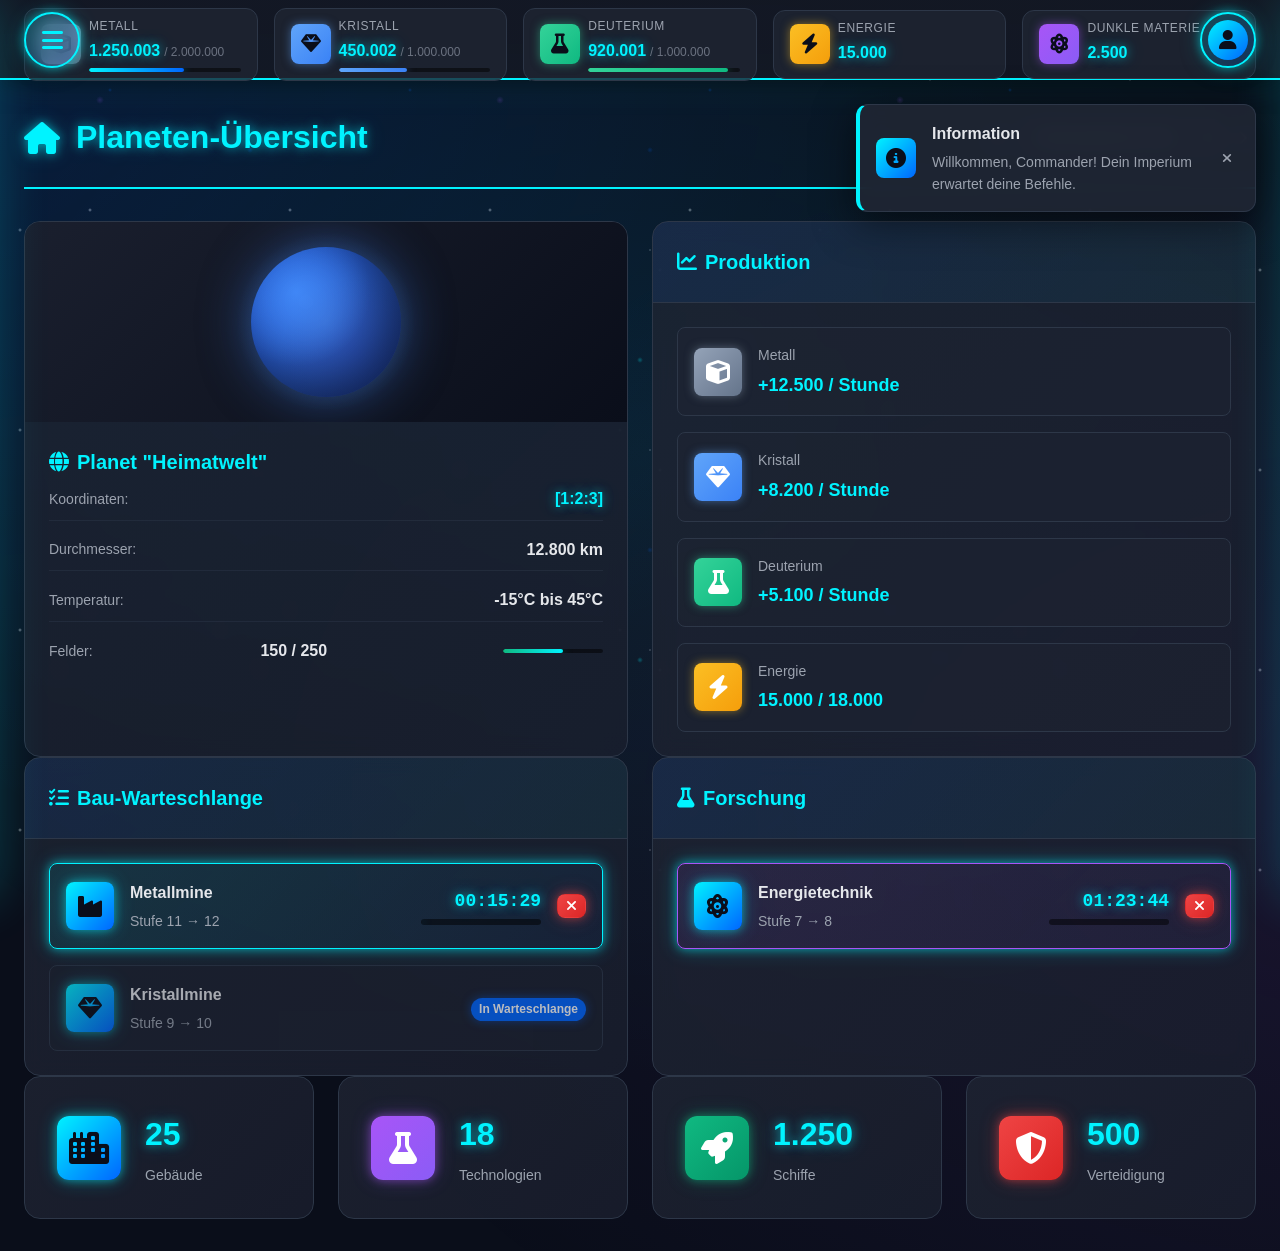
<file: space-game-interface.html>
<!DOCTYPE html>
<html lang="de">
<head>
    <meta charset="UTF-8">
    <meta name="viewport" content="width=device-width, initial-scale=1.0, maximum-scale=5.0, user-scalable=yes">
    <title>SmartMoons - Weltraum Browsergame</title>
    <link rel="stylesheet" href="https://cdnjs.cloudflare.com/ajax/libs/font-awesome/6.4.0/css/all.min.css">
    <link rel="stylesheet" href="space-game-styles.css">
</head>
<body>
    <!-- Animated Starfield Background -->
    <div class="starfield">
        <div class="stars"></div>
        <div class="stars stars-medium"></div>
        <div class="stars stars-large"></div>
    </div>

    <!-- Fixed Header - Desktop Resources -->
    <header class="game-header">
        <div class="resource-bar resources-desktop">
            <div class="resource-item resource-metal">
                <div class="resource-icon">
                    <i class="fas fa-cube"></i>
                </div>
                <div class="resource-info">
                    <span class="resource-label">Metall</span>
                    <div class="resource-value-container">
                        <span class="resource-value" data-resource="metal">1.250.000</span>
                        <span class="resource-max">/ 2.000.000</span>
                    </div>
                    <div class="resource-progress">
                        <div class="resource-progress-bar" style="width: 62.5%"></div>
                    </div>
                </div>
            </div>

            <div class="resource-item resource-crystal">
                <div class="resource-icon">
                    <i class="fas fa-gem"></i>
                </div>
                <div class="resource-info">
                    <span class="resource-label">Kristall</span>
                    <div class="resource-value-container">
                        <span class="resource-value" data-resource="crystal">450.000</span>
                        <span class="resource-max">/ 1.000.000</span>
                    </div>
                    <div class="resource-progress">
                        <div class="resource-progress-bar resource-progress-bar--crystal" style="width: 45%"></div>
                    </div>
                </div>
            </div>

            <div class="resource-item resource-deuterium">
                <div class="resource-icon">
                    <i class="fas fa-flask"></i>
                </div>
                <div class="resource-info">
                    <span class="resource-label">Deuterium</span>
                    <div class="resource-value-container">
                        <span class="resource-value" data-resource="deuterium">920.000</span>
                        <span class="resource-max">/ 1.000.000</span>
                    </div>
                    <div class="resource-progress">
                        <div class="resource-progress-bar resource-progress-bar--deuterium" style="width: 92%"></div>
                    </div>
                </div>
            </div>

            <div class="resource-item resource-energy">
                <div class="resource-icon">
                    <i class="fas fa-bolt"></i>
                </div>
                <div class="resource-info">
                    <span class="resource-label">Energie</span>
                    <div class="resource-value-container">
                        <span class="resource-value" data-resource="energy">15.000</span>
                    </div>
                </div>
            </div>

            <div class="resource-item resource-darkmatter">
                <div class="resource-icon">
                    <i class="fas fa-atom"></i>
                </div>
                <div class="resource-info">
                    <span class="resource-label">Dunkle Materie</span>
                    <div class="resource-value-container">
                        <span class="resource-value" data-resource="darkmatter">2.500</span>
                    </div>
                </div>
            </div>
        </div>
    </header>

    <!-- Mobile Resources Bar - Sticky under header -->
    <div class="resources-mobile">
        <div class="resource-mobile-item">
            <i class="fas fa-cube"></i>
            <span data-resource="metal-mobile">1.250K</span>
        </div>
        <div class="resource-mobile-item">
            <i class="fas fa-gem"></i>
            <span data-resource="crystal-mobile">450K</span>
        </div>
        <div class="resource-mobile-item">
            <i class="fas fa-flask"></i>
            <span data-resource="deuterium-mobile">920K</span>
        </div>
        <div class="resource-mobile-item">
            <i class="fas fa-bolt"></i>
            <span data-resource="energy-mobile">15K</span>
        </div>
        <div class="resource-mobile-item">
            <i class="fas fa-atom"></i>
            <span data-resource="darkmatter-mobile">2.5K</span>
        </div>
    </div>

    <!-- Left Hamburger Menu - Game Navigation -->
    <button class="hamburger-menu hamburger-menu--left" id="gameMenuToggle" aria-label="Spielmenü">
        <i class="fas fa-bars"></i>
    </button>

    <nav class="side-menu side-menu--left" id="gameMenu">
        <div class="side-menu-header">
            <h2><i class="fas fa-gamepad"></i> Spiel-Menü</h2>
            <button class="side-menu-close" aria-label="Menü schließen">
                <i class="fas fa-times"></i>
            </button>
        </div>
        <div class="side-menu-content">
            <a href="#overview" class="menu-item active" data-page="overview">
                <i class="fas fa-home"></i>
                <span>Übersicht</span>
            </a>
            <a href="#buildings" class="menu-item" data-page="buildings">
                <i class="fas fa-city"></i>
                <span>Gebäude</span>
            </a>
            <a href="#research" class="menu-item" data-page="research">
                <i class="fas fa-flask"></i>
                <span>Forschung</span>
            </a>
            <a href="#shipyard" class="menu-item" data-page="shipyard">
                <i class="fas fa-rocket"></i>
                <span>Schiffswerft</span>
            </a>
            <a href="#defense" class="menu-item" data-page="defense">
                <i class="fas fa-shield-alt"></i>
                <span>Verteidigung</span>
            </a>
            <a href="#fleet" class="menu-item" data-page="fleet">
                <i class="fas fa-space-shuttle"></i>
                <span>Flotten</span>
            </a>
            <a href="#galaxy" class="menu-item" data-page="galaxy">
                <i class="fas fa-globe"></i>
                <span>Galaxie</span>
            </a>
            <a href="#alliance" class="menu-item" data-page="alliance">
                <i class="fas fa-users"></i>
                <span>Allianz</span>
            </a>
            <a href="#empire" class="menu-item" data-page="empire">
                <i class="fas fa-crown"></i>
                <span>Imperium</span>
            </a>
            <a href="#officers" class="menu-item" data-page="officers">
                <i class="fas fa-user-tie"></i>
                <span>Offiziere</span>
            </a>
        </div>
    </nav>

    <!-- Right Hamburger Menu - User Navigation -->
    <button class="hamburger-menu hamburger-menu--right" id="userMenuToggle" aria-label="Benutzermenü">
        <div class="user-avatar">
            <i class="fas fa-user"></i>
        </div>
    </button>

    <nav class="side-menu side-menu--right" id="userMenu">
        <div class="side-menu-header">
            <div class="user-profile">
                <div class="user-profile-avatar">
                    <i class="fas fa-user"></i>
                </div>
                <div class="user-profile-info">
                    <h3>Commander Alpha</h3>
                    <p>Rang: Admiral</p>
                </div>
            </div>
            <button class="side-menu-close" aria-label="Menü schließen">
                <i class="fas fa-times"></i>
            </button>
        </div>
        <div class="side-menu-content">
            <a href="#profile" class="menu-item" data-page="profile">
                <i class="fas fa-user-circle"></i>
                <span>Profil</span>
            </a>
            <a href="#settings" class="menu-item" data-page="settings">
                <i class="fas fa-cog"></i>
                <span>Einstellungen</span>
            </a>
            <a href="#notes" class="menu-item" data-page="notes">
                <i class="fas fa-sticky-note"></i>
                <span>Notizen</span>
            </a>
            <a href="#messages" class="menu-item" data-page="messages">
                <i class="fas fa-envelope"></i>
                <span>Nachrichten</span>
                <span class="badge badge--danger">5</span>
            </a>
            <a href="#chat" class="menu-item" data-page="chat">
                <i class="fas fa-comments"></i>
                <span>Chat</span>
            </a>
            <a href="#highscore" class="menu-item" data-page="highscore">
                <i class="fas fa-trophy"></i>
                <span>Highscore</span>
            </a>
            <a href="#admin" class="menu-item" data-page="admin">
                <i class="fas fa-user-shield"></i>
                <span>Admin</span>
            </a>
            <div class="menu-divider"></div>
            <a href="#logout" class="menu-item menu-item--danger">
                <i class="fas fa-power-off"></i>
                <span>Ausloggen</span>
            </a>
        </div>
    </nav>

    <!-- Menu Overlay -->
    <div class="menu-overlay" id="menuOverlay"></div>

    <!-- Main Content Area -->
    <main class="game-content">
        <div class="container">
            <!-- Overview Page -->
            <div class="page active" id="page-overview">
                <div class="page-header">
                    <h1><i class="fas fa-home"></i> Planeten-Übersicht</h1>
                    <div class="planet-selector">
                        <button class="btn btn--ghost btn--sm" id="prevPlanet">
                            <i class="fas fa-chevron-left"></i>
                        </button>
                        <select class="planet-select" id="planetSelect">
                            <option value="1">Heimatwelt [1:2:3]</option>
                            <option value="2">Kolonie Alpha [1:2:8]</option>
                            <option value="3">Kolonie Beta [2:5:6]</option>
                        </select>
                        <button class="btn btn--ghost btn--sm" id="nextPlanet">
                            <i class="fas fa-chevron-right"></i>
                        </button>
                    </div>
                </div>

                <div class="grid grid--2">
                    <!-- Planet Card -->
                    <div class="card card--planet">
                        <div class="planet-visual">
                            <div class="planet-sphere">
                                <div class="planet-atmosphere"></div>
                                <div class="planet-surface"></div>
                            </div>
                        </div>
                        <div class="card-body">
                            <h2 class="card-title">
                                <i class="fas fa-globe"></i> Planet "Heimatwelt"
                            </h2>
                            <div class="planet-stats">
                                <div class="stat-row">
                                    <span class="stat-label">Koordinaten:</span>
                                    <span class="stat-value stat-value--cyan">[1:2:3]</span>
                                </div>
                                <div class="stat-row">
                                    <span class="stat-label">Durchmesser:</span>
                                    <span class="stat-value">12.800 km</span>
                                </div>
                                <div class="stat-row">
                                    <span class="stat-label">Temperatur:</span>
                                    <span class="stat-value">-15°C bis 45°C</span>
                                </div>
                                <div class="stat-row">
                                    <span class="stat-label">Felder:</span>
                                    <span class="stat-value">150 / 250</span>
                                    <div class="mini-progress">
                                        <div class="mini-progress-bar" style="width: 60%"></div>
                                    </div>
                                </div>
                            </div>
                        </div>
                    </div>

                    <!-- Production Rates -->
                    <div class="card">
                        <div class="card-header">
                            <h3 class="card-title"><i class="fas fa-chart-line"></i> Produktion</h3>
                        </div>
                        <div class="card-body">
                            <div class="production-list">
                                <div class="production-item">
                                    <div class="production-icon production-icon--metal">
                                        <i class="fas fa-cube"></i>
                                    </div>
                                    <div class="production-info">
                                        <span class="production-label">Metall</span>
                                        <span class="production-value">+12.500 / Stunde</span>
                                    </div>
                                </div>
                                <div class="production-item">
                                    <div class="production-icon production-icon--crystal">
                                        <i class="fas fa-gem"></i>
                                    </div>
                                    <div class="production-info">
                                        <span class="production-label">Kristall</span>
                                        <span class="production-value">+8.200 / Stunde</span>
                                    </div>
                                </div>
                                <div class="production-item">
                                    <div class="production-icon production-icon--deuterium">
                                        <i class="fas fa-flask"></i>
                                    </div>
                                    <div class="production-info">
                                        <span class="production-label">Deuterium</span>
                                        <span class="production-value">+5.100 / Stunde</span>
                                    </div>
                                </div>
                                <div class="production-item">
                                    <div class="production-icon production-icon--energy">
                                        <i class="fas fa-bolt"></i>
                                    </div>
                                    <div class="production-info">
                                        <span class="production-label">Energie</span>
                                        <span class="production-value">15.000 / 18.000</span>
                                    </div>
                                </div>
                            </div>
                        </div>
                    </div>
                </div>

                <!-- Build & Research Queue -->
                <div class="grid grid--2">
                    <div class="card">
                        <div class="card-header">
                            <h3 class="card-title"><i class="fas fa-tasks"></i> Bau-Warteschlange</h3>
                        </div>
                        <div class="card-body">
                            <div class="queue-item queue-item--active">
                                <div class="queue-icon">
                                    <i class="fas fa-industry"></i>
                                </div>
                                <div class="queue-info">
                                    <h4>Metallmine</h4>
                                    <p>Stufe 11 → 12</p>
                                </div>
                                <div class="queue-timer">
                                    <div class="timer" data-time="930">00:15:30</div>
                                    <div class="queue-progress">
                                        <div class="queue-progress-bar" style="width: 65%"></div>
                                    </div>
                                </div>
                                <button class="btn btn--danger btn--sm" title="Abbrechen">
                                    <i class="fas fa-times"></i>
                                </button>
                            </div>
                            <div class="queue-item queue-item--queued">
                                <div class="queue-icon">
                                    <i class="fas fa-gem"></i>
                                </div>
                                <div class="queue-info">
                                    <h4>Kristallmine</h4>
                                    <p>Stufe 9 → 10</p>
                                </div>
                                <div class="queue-timer">
                                    <span class="badge badge--info">In Warteschlange</span>
                                </div>
                            </div>
                        </div>
                    </div>

                    <div class="card">
                        <div class="card-header">
                            <h3 class="card-title"><i class="fas fa-flask"></i> Forschung</h3>
                        </div>
                        <div class="card-body">
                            <div class="queue-item queue-item--active queue-item--research">
                                <div class="queue-icon">
                                    <i class="fas fa-atom"></i>
                                </div>
                                <div class="queue-info">
                                    <h4>Energietechnik</h4>
                                    <p>Stufe 7 → 8</p>
                                </div>
                                <div class="queue-timer">
                                    <div class="timer" data-time="5025">01:23:45</div>
                                    <div class="queue-progress">
                                        <div class="queue-progress-bar queue-progress-bar--research" style="width: 35%"></div>
                                    </div>
                                </div>
                                <button class="btn btn--danger btn--sm" title="Abbrechen">
                                    <i class="fas fa-times"></i>
                                </button>
                            </div>
                        </div>
                    </div>
                </div>

                <!-- Quick Stats -->
                <div class="grid grid--4">
                    <div class="stat-card stat-card--buildings">
                        <div class="stat-card-icon">
                            <i class="fas fa-city"></i>
                        </div>
                        <div class="stat-card-content">
                            <h3>25</h3>
                            <p>Gebäude</p>
                        </div>
                    </div>
                    <div class="stat-card stat-card--research">
                        <div class="stat-card-icon">
                            <i class="fas fa-flask"></i>
                        </div>
                        <div class="stat-card-content">
                            <h3>18</h3>
                            <p>Technologien</p>
                        </div>
                    </div>
                    <div class="stat-card stat-card--fleet">
                        <div class="stat-card-icon">
                            <i class="fas fa-rocket"></i>
                        </div>
                        <div class="stat-card-content">
                            <h3>1.250</h3>
                            <p>Schiffe</p>
                        </div>
                    </div>
                    <div class="stat-card stat-card--defense">
                        <div class="stat-card-icon">
                            <i class="fas fa-shield-alt"></i>
                        </div>
                        <div class="stat-card-content">
                            <h3>500</h3>
                            <p>Verteidigung</p>
                        </div>
                    </div>
                </div>
            </div>

            <!-- Buildings Page -->
            <div class="page" id="page-buildings">
                <div class="page-header">
                    <h1><i class="fas fa-city"></i> Gebäude</h1>
                </div>

                <div class="buildings-grid">
                    <div class="building-card">
                        <div class="building-image">
                            <i class="fas fa-industry"></i>
                        </div>
                        <div class="building-info">
                            <h3>Metallmine</h3>
                            <div class="building-level">
                                <span class="badge badge--success">Stufe 11</span>
                            </div>
                            <p class="building-description">
                                Produziert Metall für den Ausbau deines Imperiums.
                            </p>
                            <div class="building-stats">
                                <div class="building-stat">
                                    <i class="fas fa-cube"></i>
                                    <span>Produktion: +1.200/h</span>
                                </div>
                                <div class="building-stat">
                                    <i class="fas fa-bolt"></i>
                                    <span>Energie: -80</span>
                                </div>
                            </div>
                            <div class="building-costs">
                                <div class="cost-item">
                                    <i class="fas fa-cube"></i> 12.000
                                </div>
                                <div class="cost-item">
                                    <i class="fas fa-gem"></i> 6.000
                                </div>
                            </div>
                            <div class="building-time">
                                <i class="fas fa-clock"></i> Bauzeit: 00:18:30
                            </div>
                            <div class="building-actions">
                                <button class="btn btn--primary btn--block" disabled>
                                    <i class="fas fa-cog"></i> Im Bau
                                </button>
                            </div>
                        </div>
                    </div>

                    <div class="building-card">
                        <div class="building-image">
                            <i class="fas fa-gem"></i>
                        </div>
                        <div class="building-info">
                            <h3>Kristallmine</h3>
                            <div class="building-level">
                                <span class="badge badge--info">Stufe 9</span>
                            </div>
                            <p class="building-description">
                                Fördert Kristall für fortschrittliche Technologien.
                            </p>
                            <div class="building-stats">
                                <div class="building-stat">
                                    <i class="fas fa-gem"></i>
                                    <span>Produktion: +850/h</span>
                                </div>
                                <div class="building-stat">
                                    <i class="fas fa-bolt"></i>
                                    <span>Energie: -60</span>
                                </div>
                            </div>
                            <div class="building-costs">
                                <div class="cost-item">
                                    <i class="fas fa-cube"></i> 8.000
                                </div>
                                <div class="cost-item">
                                    <i class="fas fa-gem"></i> 4.000
                                </div>
                            </div>
                            <div class="building-time">
                                <i class="fas fa-clock"></i> Bauzeit: 00:12:15
                            </div>
                            <div class="building-actions">
                                <button class="btn btn--primary btn--block">
                                    <i class="fas fa-hammer"></i> Ausbauen
                                </button>
                            </div>
                        </div>
                    </div>

                    <div class="building-card">
                        <div class="building-image">
                            <i class="fas fa-flask"></i>
                        </div>
                        <div class="building-info">
                            <h3>Deuterium-Synthesizer</h3>
                            <div class="building-level">
                                <span class="badge badge--info">Stufe 7</span>
                            </div>
                            <p class="building-description">
                                Extrahiert Deuterium aus den Ozeanen.
                            </p>
                            <div class="building-stats">
                                <div class="building-stat">
                                    <i class="fas fa-flask"></i>
                                    <span>Produktion: +520/h</span>
                                </div>
                                <div class="building-stat">
                                    <i class="fas fa-bolt"></i>
                                    <span>Energie: -100</span>
                                </div>
                            </div>
                            <div class="building-costs">
                                <div class="cost-item">
                                    <i class="fas fa-cube"></i> 15.000
                                </div>
                                <div class="cost-item">
                                    <i class="fas fa-gem"></i> 7.500
                                </div>
                            </div>
                            <div class="building-time">
                                <i class="fas fa-clock"></i> Bauzeit: 00:22:45
                            </div>
                            <div class="building-actions">
                                <button class="btn btn--primary btn--block">
                                    <i class="fas fa-hammer"></i> Ausbauen
                                </button>
                            </div>
                        </div>
                    </div>

                    <div class="building-card">
                        <div class="building-image">
                            <i class="fas fa-solar-panel"></i>
                        </div>
                        <div class="building-info">
                            <h3>Solarkraftwerk</h3>
                            <div class="building-level">
                                <span class="badge badge--warning">Stufe 15</span>
                            </div>
                            <p class="building-description">
                                Erzeugt Energie durch Solarpanele.
                            </p>
                            <div class="building-stats">
                                <div class="building-stat">
                                    <i class="fas fa-bolt"></i>
                                    <span>Produktion: +3.200 Energie</span>
                                </div>
                            </div>
                            <div class="building-costs">
                                <div class="cost-item">
                                    <i class="fas fa-cube"></i> 20.000
                                </div>
                                <div class="cost-item">
                                    <i class="fas fa-gem"></i> 10.000
                                </div>
                            </div>
                            <div class="building-time">
                                <i class="fas fa-clock"></i> Bauzeit: 00:28:00
                            </div>
                            <div class="building-actions">
                                <button class="btn btn--primary btn--block">
                                    <i class="fas fa-hammer"></i> Ausbauen
                                </button>
                            </div>
                        </div>
                    </div>

                    <div class="building-card building-card--locked">
                        <div class="building-image">
                            <i class="fas fa-rocket"></i>
                        </div>
                        <div class="building-info">
                            <h3>Raumschiffwerft</h3>
                            <div class="building-level">
                                <span class="badge badge--danger">Nicht verfügbar</span>
                            </div>
                            <p class="building-description">
                                Ermöglicht den Bau von Raumschiffen.
                            </p>
                            <div class="building-requirements">
                                <p><i class="fas fa-exclamation-circle"></i> Anforderungen:</p>
                                <ul>
                                    <li>Roboterfabrik Stufe 2</li>
                                </ul>
                            </div>
                            <div class="building-actions">
                                <button class="btn btn--ghost btn--block" disabled>
                                    <i class="fas fa-lock"></i> Gesperrt
                                </button>
                            </div>
                        </div>
                    </div>

                    <div class="building-card building-card--locked">
                        <div class="building-image">
                            <i class="fas fa-flask"></i>
                        </div>
                        <div class="building-info">
                            <h3>Forschungslabor</h3>
                            <div class="building-level">
                                <span class="badge badge--danger">Nicht verfügbar</span>
                            </div>
                            <p class="building-description">
                                Erforscht neue Technologien.
                            </p>
                            <div class="building-requirements">
                                <p><i class="fas fa-exclamation-circle"></i> Anforderungen:</p>
                                <ul>
                                    <li>Metallmine Stufe 5</li>
                                    <li>Kristallmine Stufe 3</li>
                                </ul>
                            </div>
                            <div class="building-actions">
                                <button class="btn btn--ghost btn--block" disabled>
                                    <i class="fas fa-lock"></i> Gesperrt
                                </button>
                            </div>
                        </div>
                    </div>
                </div>
            </div>

            <!-- Research Page -->
            <div class="page" id="page-research">
                <div class="page-header">
                    <h1><i class="fas fa-flask"></i> Forschung</h1>
                </div>

                <div class="research-grid">
                    <div class="research-card">
                        <div class="research-icon research-icon--energy">
                            <i class="fas fa-atom"></i>
                        </div>
                        <div class="research-info">
                            <h3>Energietechnik</h3>
                            <div class="research-level">
                                <span class="badge badge--cyan">Stufe 7</span>
                            </div>
                            <p>Verbessert die Energieeffizienz aller Gebäude.</p>
                            <div class="research-costs">
                                <div class="cost-item">
                                    <i class="fas fa-cube"></i> 25.000
                                </div>
                                <div class="cost-item">
                                    <i class="fas fa-gem"></i> 12.500
                                </div>
                            </div>
                            <div class="research-time">
                                <i class="fas fa-clock"></i> 01:45:00
                            </div>
                            <button class="btn btn--primary btn--block" disabled>
                                <i class="fas fa-cog"></i> In Forschung
                            </button>
                        </div>
                    </div>

                    <div class="research-card">
                        <div class="research-icon research-icon--laser">
                            <i class="fas fa-burn"></i>
                        </div>
                        <div class="research-info">
                            <h3>Lasertechnik</h3>
                            <div class="research-level">
                                <span class="badge badge--cyan">Stufe 5</span>
                            </div>
                            <p>Grundlage für Laser-Waffen und Verteidigung.</p>
                            <div class="research-costs">
                                <div class="cost-item">
                                    <i class="fas fa-cube"></i> 18.000
                                </div>
                                <div class="cost-item">
                                    <i class="fas fa-gem"></i> 9.000
                                </div>
                            </div>
                            <div class="research-time">
                                <i class="fas fa-clock"></i> 01:20:00
                            </div>
                            <button class="btn btn--primary btn--block">
                                <i class="fas fa-flask"></i> Forschen
                            </button>
                        </div>
                    </div>

                    <div class="research-card">
                        <div class="research-icon research-icon--computer">
                            <i class="fas fa-microchip"></i>
                        </div>
                        <div class="research-info">
                            <h3>Computertechnik</h3>
                            <div class="research-level">
                                <span class="badge badge--cyan">Stufe 3</span>
                            </div>
                            <p>Erhöht die maximale Flottenanzahl.</p>
                            <div class="research-costs">
                                <div class="cost-item">
                                    <i class="fas fa-cube"></i> 12.000
                                </div>
                                <div class="cost-item">
                                    <i class="fas fa-gem"></i> 8.000
                                </div>
                            </div>
                            <div class="research-time">
                                <i class="fas fa-clock"></i> 00:55:00
                            </div>
                            <button class="btn btn--primary btn--block">
                                <i class="fas fa-flask"></i> Forschen
                            </button>
                        </div>
                    </div>

                    <div class="research-card research-card--locked">
                        <div class="research-icon research-icon--locked">
                            <i class="fas fa-space-shuttle"></i>
                        </div>
                        <div class="research-info">
                            <h3>Impulstriebwerk</h3>
                            <div class="research-level">
                                <span class="badge badge--danger">Gesperrt</span>
                            </div>
                            <p>Erhöht die Geschwindigkeit von Schiffen.</p>
                            <div class="research-requirements">
                                <p><i class="fas fa-exclamation-circle"></i> Anforderungen:</p>
                                <ul>
                                    <li>Energietechnik Stufe 8</li>
                                </ul>
                            </div>
                            <button class="btn btn--ghost btn--block" disabled>
                                <i class="fas fa-lock"></i> Gesperrt
                            </button>
                        </div>
                    </div>
                </div>
            </div>

            <!-- Fleet Page -->
            <div class="page" id="page-fleet">
                <div class="page-header">
                    <h1><i class="fas fa-space-shuttle"></i> Flottenübersicht</h1>
                </div>

                <div class="card">
                    <div class="card-header">
                        <h3 class="card-title"><i class="fas fa-satellite-dish"></i> Aktive Missionen</h3>
                    </div>
                    <div class="card-body">
                        <div class="fleet-missions">
                            <div class="fleet-mission fleet-mission--attack">
                                <div class="fleet-mission-header">
                                    <div class="fleet-mission-icon">
                                        <i class="fas fa-crosshairs"></i>
                                    </div>
                                    <div class="fleet-mission-info">
                                        <h4>Angriff</h4>
                                        <p>Von [1:2:3] nach [2:5:8]</p>
                                    </div>
                                    <div class="fleet-mission-timer">
                                        <div class="timer" data-time="1830">00:30:30</div>
                                    </div>
                                </div>
                                <div class="fleet-mission-details">
                                    <div class="fleet-composition">
                                        <div class="fleet-ship">
                                            <i class="fas fa-fighter-jet"></i> 100 Leichte Jäger
                                        </div>
                                        <div class="fleet-ship">
                                            <i class="fas fa-rocket"></i> 50 Kreuzer
                                        </div>
                                        <div class="fleet-ship">
                                            <i class="fas fa-space-shuttle"></i> 25 Schlachtschiffe
                                        </div>
                                    </div>
                                    <div class="fleet-mission-actions">
                                        <button class="btn btn--danger btn--sm">
                                            <i class="fas fa-undo"></i> Zurückrufen
                                        </button>
                                    </div>
                                </div>
                            </div>

                            <div class="fleet-mission fleet-mission--transport">
                                <div class="fleet-mission-header">
                                    <div class="fleet-mission-icon">
                                        <i class="fas fa-truck"></i>
                                    </div>
                                    <div class="fleet-mission-info">
                                        <h4>Transport</h4>
                                        <p>Von [1:2:3] nach [1:2:8]</p>
                                    </div>
                                    <div class="fleet-mission-timer">
                                        <div class="timer" data-time="425">00:07:05</div>
                                    </div>
                                </div>
                                <div class="fleet-mission-details">
                                    <div class="fleet-composition">
                                        <div class="fleet-ship">
                                            <i class="fas fa-shipping-fast"></i> 50 Große Transporter
                                        </div>
                                    </div>
                                    <div class="fleet-cargo">
                                        <div class="cargo-item">
                                            <i class="fas fa-cube"></i> 500.000 Metall
                                        </div>
                                        <div class="cargo-item">
                                            <i class="fas fa-gem"></i> 250.000 Kristall
                                        </div>
                                    </div>
                                    <div class="fleet-mission-actions">
                                        <button class="btn btn--danger btn--sm">
                                            <i class="fas fa-undo"></i> Zurückrufen
                                        </button>
                                    </div>
                                </div>
                            </div>
                        </div>
                    </div>
                </div>

                <div class="grid grid--2">
                    <div class="card">
                        <div class="card-header">
                            <h3 class="card-title"><i class="fas fa-rocket"></i> Verfügbare Schiffe</h3>
                        </div>
                        <div class="card-body">
                            <div class="ship-list">
                                <div class="ship-item">
                                    <div class="ship-icon">
                                        <i class="fas fa-fighter-jet"></i>
                                    </div>
                                    <div class="ship-info">
                                        <h4>Leichter Jäger</h4>
                                        <span class="ship-count">420 verfügbar</span>
                                    </div>
                                </div>
                                <div class="ship-item">
                                    <div class="ship-icon">
                                        <i class="fas fa-rocket"></i>
                                    </div>
                                    <div class="ship-info">
                                        <h4>Kreuzer</h4>
                                        <span class="ship-count">85 verfügbar</span>
                                    </div>
                                </div>
                                <div class="ship-item">
                                    <div class="ship-icon">
                                        <i class="fas fa-space-shuttle"></i>
                                    </div>
                                    <div class="ship-info">
                                        <h4>Schlachtschiff</h4>
                                        <span class="ship-count">35 verfügbar</span>
                                    </div>
                                </div>
                                <div class="ship-item">
                                    <div class="ship-icon">
                                        <i class="fas fa-shipping-fast"></i>
                                    </div>
                                    <div class="ship-info">
                                        <h4>Großer Transporter</h4>
                                        <span class="ship-count">120 verfügbar</span>
                                    </div>
                                </div>
                            </div>
                        </div>
                    </div>

                    <div class="card">
                        <div class="card-header">
                            <h3 class="card-title"><i class="fas fa-paper-plane"></i> Neue Mission senden</h3>
                        </div>
                        <div class="card-body">
                            <form class="fleet-send-form">
                                <div class="form-group">
                                    <label>Zielkoordinaten</label>
                                    <input type="text" class="form-input" placeholder="1:2:3" value="2:5:8">
                                </div>
                                <div class="form-group">
                                    <label>Missionstyp</label>
                                    <select class="form-select">
                                        <option>Angriff</option>
                                        <option>Transport</option>
                                        <option>Stationierung</option>
                                        <option>Spionage</option>
                                    </select>
                                </div>
                                <div class="form-group">
                                    <label>Geschwindigkeit</label>
                                    <input type="range" class="form-range" min="10" max="100" value="100">
                                    <span class="range-value">100%</span>
                                </div>
                                <button type="submit" class="btn btn--primary btn--block">
                                    <i class="fas fa-rocket"></i> Flotte senden
                                </button>
                            </form>
                        </div>
                    </div>
                </div>
            </div>

            <!-- Placeholder pages for other sections -->
            <div class="page" id="page-shipyard">
                <div class="page-header">
                    <h1><i class="fas fa-rocket"></i> Schiffswerft</h1>
                </div>
                <div class="card">
                    <div class="card-body">
                        <p class="text-center text-muted">Schiffswerft-Interface wird hier angezeigt...</p>
                    </div>
                </div>
            </div>

            <div class="page" id="page-defense">
                <div class="page-header">
                    <h1><i class="fas fa-shield-alt"></i> Verteidigung</h1>
                </div>
                <div class="card">
                    <div class="card-body">
                        <p class="text-center text-muted">Verteidigungsanlagen-Interface wird hier angezeigt...</p>
                    </div>
                </div>
            </div>

            <div class="page" id="page-galaxy">
                <div class="page-header">
                    <h1><i class="fas fa-globe"></i> Galaxie</h1>
                </div>
                <div class="card">
                    <div class="card-body">
                        <p class="text-center text-muted">Galaxie-Ansicht wird hier angezeigt...</p>
                    </div>
                </div>
            </div>

            <div class="page" id="page-alliance">
                <div class="page-header">
                    <h1><i class="fas fa-users"></i> Allianz</h1>
                </div>
                <div class="card">
                    <div class="card-body">
                        <p class="text-center text-muted">Allianz-Interface wird hier angezeigt...</p>
                    </div>
                </div>
            </div>

            <div class="page" id="page-empire">
                <div class="page-header">
                    <h1><i class="fas fa-crown"></i> Imperium</h1>
                </div>
                <div class="card">
                    <div class="card-body">
                        <p class="text-center text-muted">Imperium-Übersicht wird hier angezeigt...</p>
                    </div>
                </div>
            </div>

            <div class="page" id="page-officers">
                <div class="page-header">
                    <h1><i class="fas fa-user-tie"></i> Offiziere</h1>
                </div>
                <div class="card">
                    <div class="card-body">
                        <p class="text-center text-muted">Offiziere-Interface wird hier angezeigt...</p>
                    </div>
                </div>
            </div>

            <!-- User menu pages -->
            <div class="page" id="page-profile">
                <div class="page-header">
                    <h1><i class="fas fa-user-circle"></i> Profil</h1>
                </div>
                <div class="card">
                    <div class="card-body">
                        <p class="text-center text-muted">Profil-Interface wird hier angezeigt...</p>
                    </div>
                </div>
            </div>

            <div class="page" id="page-settings">
                <div class="page-header">
                    <h1><i class="fas fa-cog"></i> Einstellungen</h1>
                </div>
                <div class="card">
                    <div class="card-body">
                        <p class="text-center text-muted">Einstellungen-Interface wird hier angezeigt...</p>
                    </div>
                </div>
            </div>

            <div class="page" id="page-messages">
                <div class="page-header">
                    <h1><i class="fas fa-envelope"></i> Nachrichten</h1>
                </div>
                <div class="card">
                    <div class="card-body">
                        <p class="text-center text-muted">Nachrichten-Interface wird hier angezeigt...</p>
                    </div>
                </div>
            </div>

            <div class="page" id="page-highscore">
                <div class="page-header">
                    <h1><i class="fas fa-trophy"></i> Highscore</h1>
                </div>
                <div class="card">
                    <div class="card-body">
                        <p class="text-center text-muted">Highscore-Tabelle wird hier angezeigt...</p>
                    </div>
                </div>
            </div>
        </div>
    </main>

    <!-- Notification Container -->
    <div class="notification-container" id="notificationContainer"></div>

    <script src="space-game-script.js"></script>
</body>
</html>
</file>
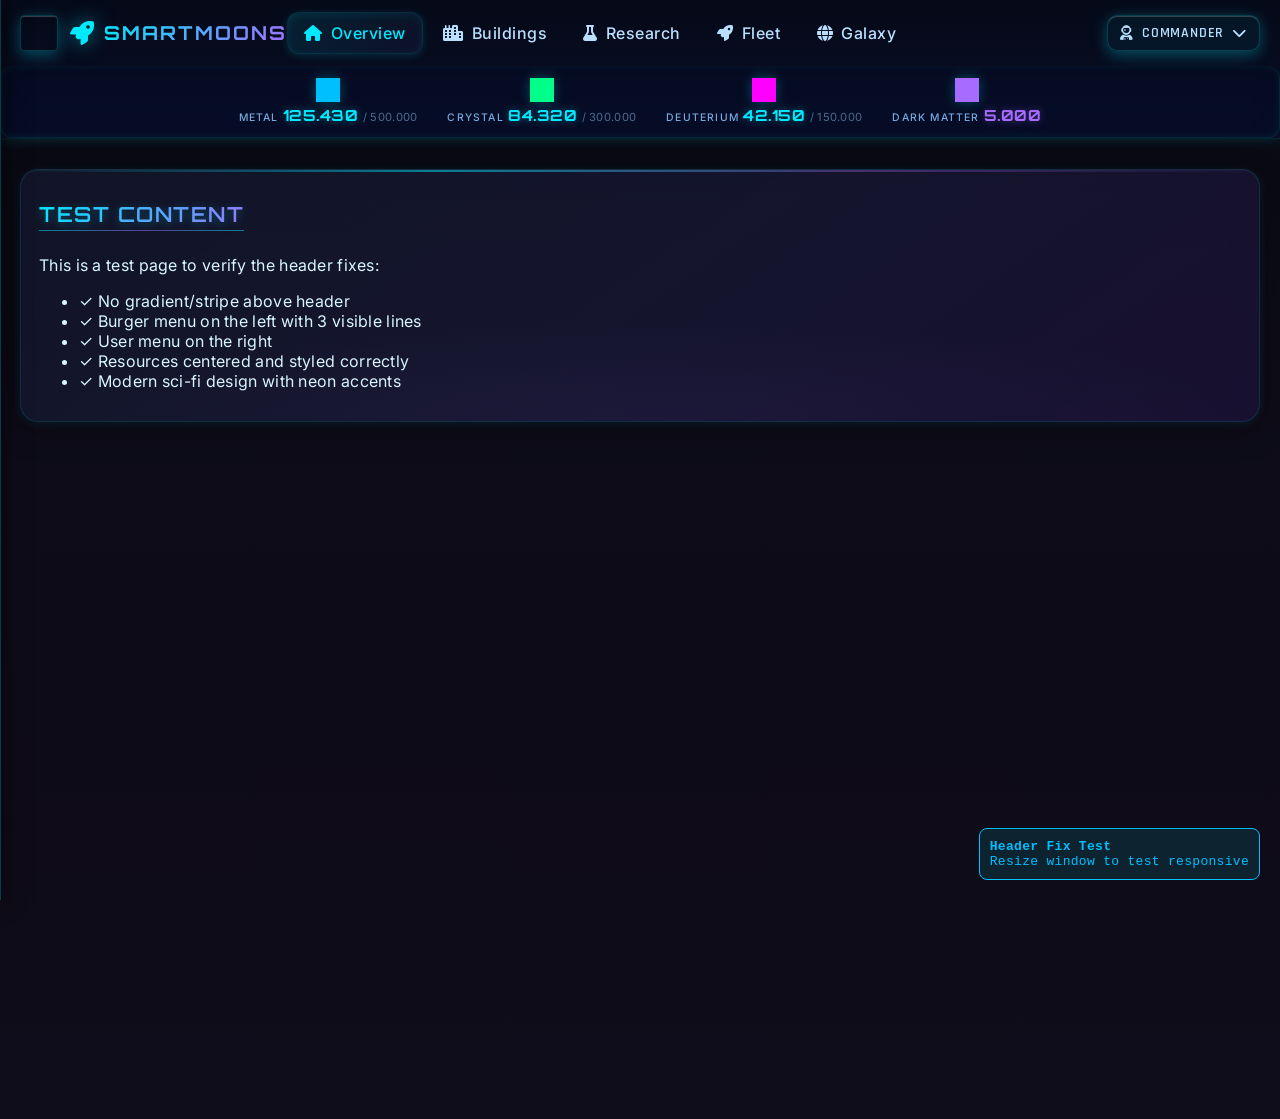
<file: test-header-fix.html>
<!DOCTYPE html>
<html lang="en">
<head>
    <meta charset="UTF-8">
    <meta name="viewport" content="width=device-width, initial-scale=1.0">
    <title>SmartMoons Header Test</title>
    <link rel="stylesheet" href="https://cdnjs.cloudflare.com/ajax/libs/font-awesome/6.4.0/css/all.min.css">
    <link rel="stylesheet" href="styles/css/main.css">
    <style>
        body {
            margin: 0;
            padding: 0;
            background: #0a0a14;
        }
        .test-info {
            position: fixed;
            bottom: 20px;
            right: 20px;
            background: rgba(0,255,255,0.1);
            border: 1px solid #00bfff;
            padding: 10px;
            border-radius: 8px;
            color: #00bfff;
            font-family: monospace;
            z-index: 10000;
        }
    </style>
</head>
<body>
    <!-- Test Header -->
    <div class="app-container">
        <header class="main-header">
            <div class="header-content">
                <!-- Left: Burger Menu -->
                <div class="header-left">
                    <button class="burger-menu" id="burgerMenu">
                        <span></span>
                        <span></span>
                        <span></span>
                    </button>
                    <a href="#" class="logo">
                        <i class="fas fa-rocket"></i>
                        <span class="logo-text">SmartMoons</span>
                    </a>
                </div>
                
                <!-- Center: Desktop Navigation -->
                <nav class="desktop-nav">
                    <a href="#" class="nav-link active">
                        <i class="fas fa-home"></i> Overview
                    </a>
                    <a href="#" class="nav-link">
                        <i class="fas fa-city"></i> Buildings
                    </a>
                    <a href="#" class="nav-link">
                        <i class="fas fa-flask"></i> Research
                    </a>
                    <a href="#" class="nav-link">
                        <i class="fas fa-rocket"></i> Fleet
                    </a>
                    <a href="#" class="nav-link">
                        <i class="fas fa-globe"></i> Galaxy
                    </a>
                </nav>
                
                <!-- Right: User Menu -->
                <div class="header-right">
                    <div class="user-menu">
                        <button class="user-button">
                            <i class="fas fa-user-astronaut"></i>
                            <span>Commander</span>
                            <i class="fas fa-chevron-down"></i>
                        </button>
                    </div>
                </div>
            </div>
            
            <!-- Resource Bar -->
            <div class="resource-bar">
                <div class="resource-item">
                    <img src="data:image/svg+xml,%3Csvg xmlns='http://www.w3.org/2000/svg' width='24' height='24'%3E%3Crect width='24' height='24' fill='%2300bfff'/%3E%3C/svg%3E" alt="Metal">
                    <div class="resource-info">
                        <span class="resource-name">Metal</span>
                        <span class="resource-value">125.430</span>
                        <span class="resource-max">/ 500.000</span>
                    </div>
                </div>
                <div class="resource-item">
                    <img src="data:image/svg+xml,%3Csvg xmlns='http://www.w3.org/2000/svg' width='24' height='24'%3E%3Crect width='24' height='24' fill='%2300ff88'/%3E%3C/svg%3E" alt="Crystal">
                    <div class="resource-info">
                        <span class="resource-name">Crystal</span>
                        <span class="resource-value">84.320</span>
                        <span class="resource-max">/ 300.000</span>
                    </div>
                </div>
                <div class="resource-item">
                    <img src="data:image/svg+xml,%3Csvg xmlns='http://www.w3.org/2000/svg' width='24' height='24'%3E%3Crect width='24' height='24' fill='%23ff00ff'/%3E%3C/svg%3E" alt="Deuterium">
                    <div class="resource-info">
                        <span class="resource-name">Deuterium</span>
                        <span class="resource-value">42.150</span>
                        <span class="resource-max">/ 150.000</span>
                    </div>
                </div>
                <div class="resource-item resource-dm">
                    <img src="data:image/svg+xml,%3Csvg xmlns='http://www.w3.org/2000/svg' width='24' height='24'%3E%3Crect width='24' height='24' fill='%23a76cff'/%3E%3C/svg%3E" alt="Dark Matter">
                    <div class="resource-info">
                        <span class="resource-name">Dark Matter</span>
                        <span class="resource-value">5.000</span>
                    </div>
                </div>
            </div>
        </header>
        
        <!-- Mobile Navigation -->
        <nav class="mobile-nav" id="mobileNav">
            <div class="mobile-nav-header">
                <span class="mobile-nav-title">Navigation</span>
                <button class="close-nav" id="closeNav">
                    <i class="fas fa-times"></i>
                </button>
            </div>
            <div class="mobile-nav-content">
                <a href="#" class="mobile-nav-item active">
                    <i class="fas fa-home"></i> Overview
                </a>
                <a href="#" class="mobile-nav-item">
                    <i class="fas fa-city"></i> Buildings
                </a>
                <a href="#" class="mobile-nav-item">
                    <i class="fas fa-flask"></i> Research
                </a>
                <a href="#" class="mobile-nav-item">
                    <i class="fas fa-rocket"></i> Fleet
                </a>
                <a href="#" class="mobile-nav-item">
                    <i class="fas fa-globe"></i> Galaxy
                </a>
            </div>
        </nav>
        
        <!-- Navigation Overlay -->
        <div class="nav-overlay" id="navOverlay"></div>
        
        <!-- Main Content -->
        <main class="main-content">
            <div class="content-wrapper">
                <div class="card">
                    <h2>Test Content</h2>
                    <p>This is a test page to verify the header fixes:</p>
                    <ul>
                        <li>✓ No gradient/stripe above header</li>
                        <li>✓ Burger menu on the left with 3 visible lines</li>
                        <li>✓ User menu on the right</li>
                        <li>✓ Resources centered and styled correctly</li>
                        <li>✓ Modern sci-fi design with neon accents</li>
                    </ul>
                </div>
            </div>
        </main>
    </div>
    
    <div class="test-info">
        <strong>Header Fix Test</strong><br>
        Resize window to test responsive
    </div>
    
    <script>
        // Test burger menu functionality
        document.getElementById('burgerMenu').addEventListener('click', function() {
            this.classList.toggle('active');
            document.getElementById('mobileNav').classList.toggle('active');
            document.getElementById('navOverlay').classList.toggle('active');
        });
        
        document.getElementById('closeNav').addEventListener('click', function() {
            document.getElementById('burgerMenu').classList.remove('active');
            document.getElementById('mobileNav').classList.remove('active');
            document.getElementById('navOverlay').classList.remove('active');
        });
        
        document.getElementById('navOverlay').addEventListener('click', function() {
            document.getElementById('burgerMenu').classList.remove('active');
            document.getElementById('mobileNav').classList.remove('active');
            this.classList.remove('active');
        });
    </script>
</body>
</html>
</file>
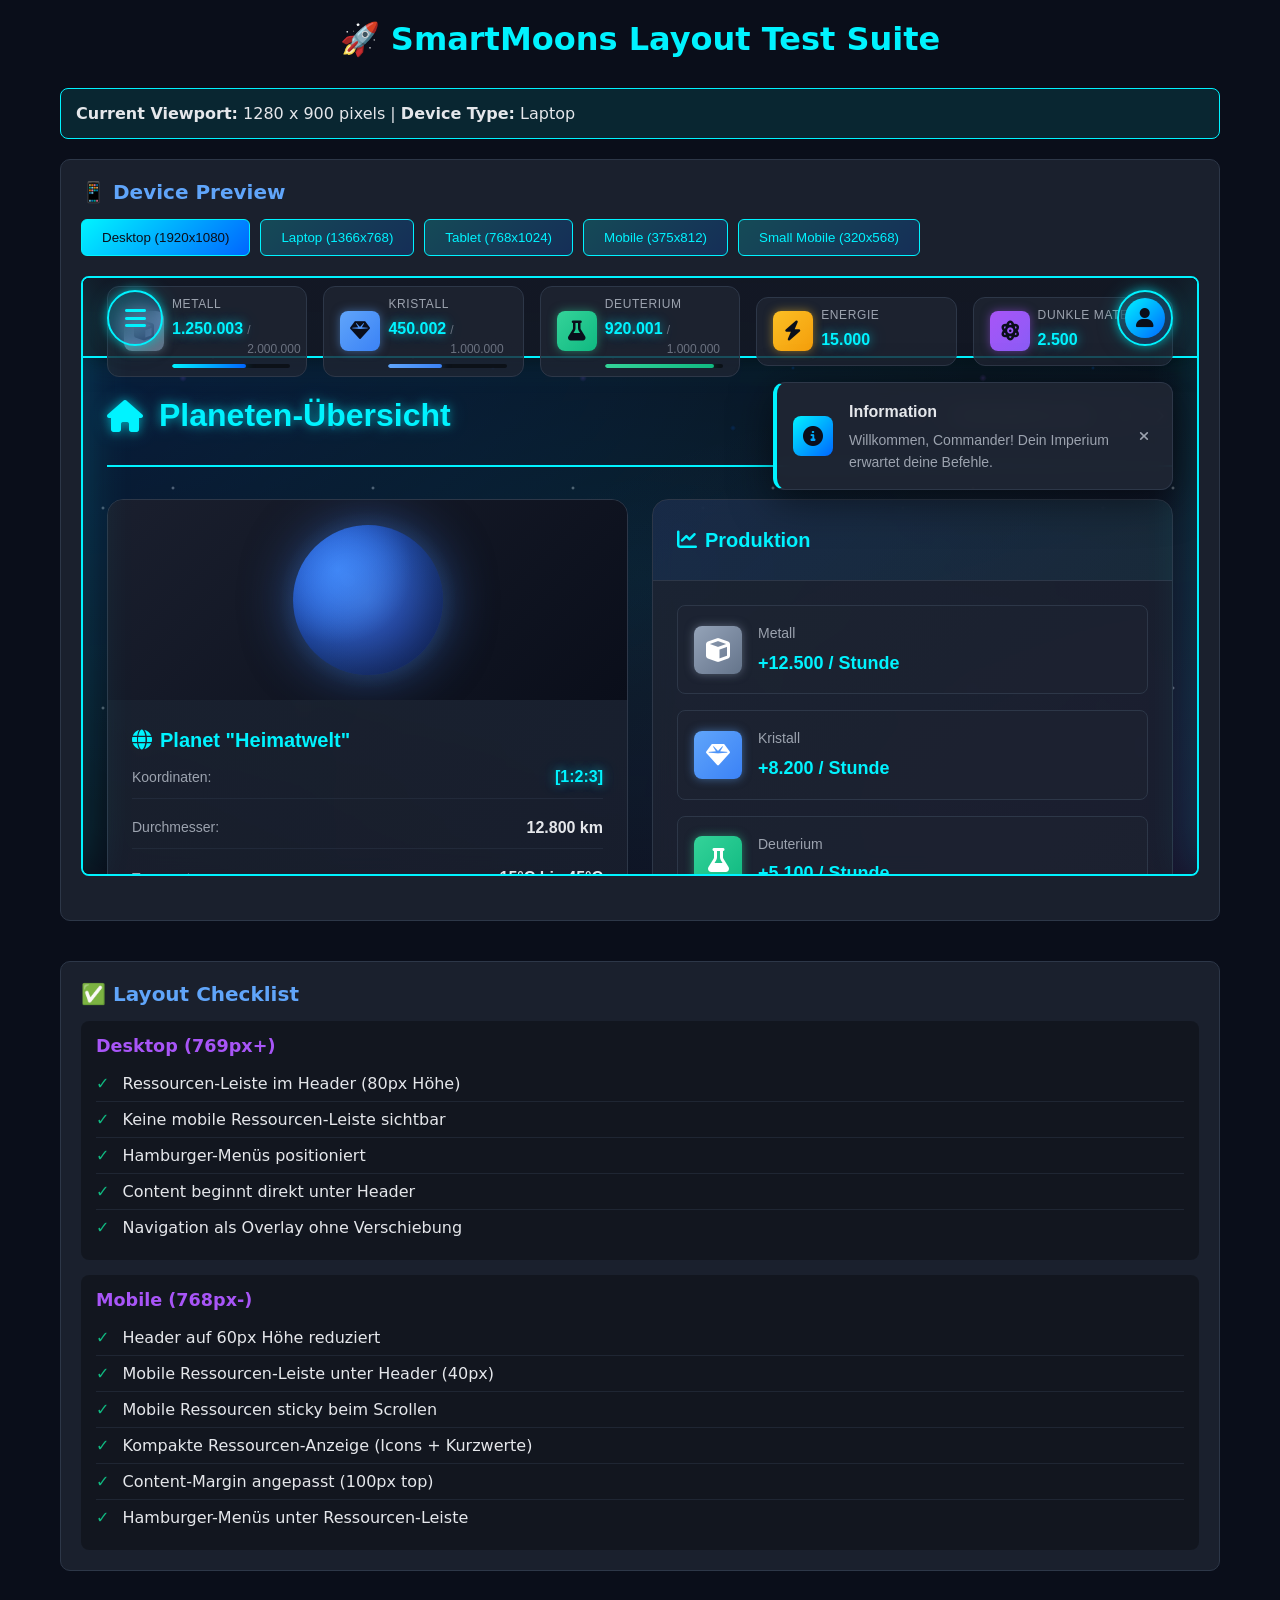
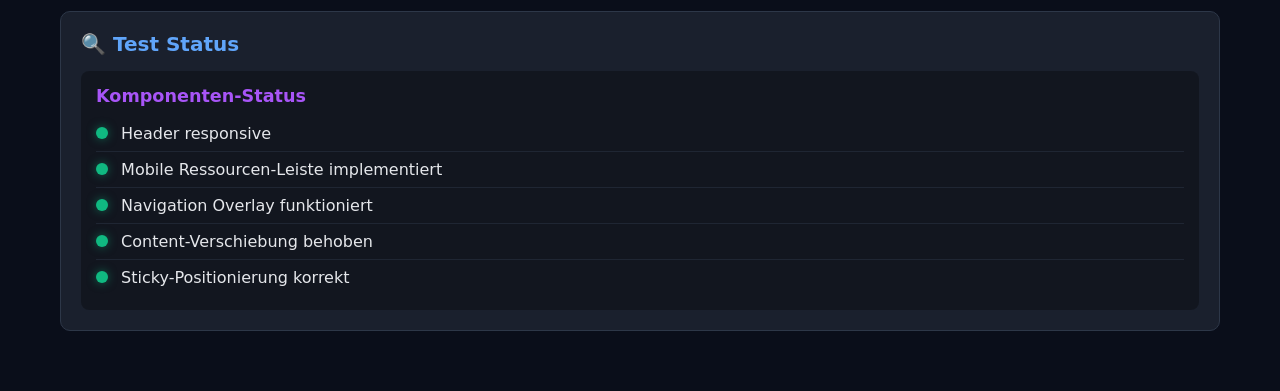
<file: test-layout.html>
<!DOCTYPE html>
<html lang="de">
<head>
    <meta charset="UTF-8">
    <meta name="viewport" content="width=device-width, initial-scale=1.0">
    <title>Layout Test - SmartMoons</title>
    <style>
        * {
            margin: 0;
            padding: 0;
            box-sizing: border-box;
        }
        
        body {
            font-family: 'Segoe UI', system-ui, -apple-system, sans-serif;
            background: #0a0e1a;
            color: #e5e7eb;
        }
        
        .test-container {
            padding: 20px;
            max-width: 1200px;
            margin: 0 auto;
        }
        
        h1 {
            color: #00f3ff;
            margin-bottom: 30px;
            text-align: center;
        }
        
        .test-section {
            margin-bottom: 40px;
            padding: 20px;
            background: rgba(31, 37, 51, 0.8);
            border-radius: 10px;
            border: 1px solid #2d3748;
        }
        
        h2 {
            color: #60a5fa;
            margin-bottom: 15px;
            font-size: 1.25rem;
        }
        
        .viewport-info {
            background: rgba(0, 243, 255, 0.1);
            padding: 15px;
            border-radius: 8px;
            margin-bottom: 20px;
            border: 1px solid #00f3ff;
        }
        
        .test-iframe {
            width: 100%;
            border: 2px solid #00f3ff;
            border-radius: 8px;
            margin-bottom: 20px;
            background: #131824;
        }
        
        .device-buttons {
            display: flex;
            gap: 10px;
            flex-wrap: wrap;
            margin-bottom: 20px;
        }
        
        .device-btn {
            padding: 10px 20px;
            background: linear-gradient(135deg, rgba(0, 243, 255, 0.2), rgba(0, 102, 255, 0.2));
            border: 1px solid #00f3ff;
            color: #00f3ff;
            cursor: pointer;
            border-radius: 6px;
            transition: all 0.3s;
        }
        
        .device-btn:hover {
            background: linear-gradient(135deg, rgba(0, 243, 255, 0.3), rgba(0, 102, 255, 0.3));
            transform: translateY(-2px);
            box-shadow: 0 4px 20px rgba(0, 243, 255, 0.3);
        }
        
        .device-btn.active {
            background: linear-gradient(135deg, #00f3ff, #0066ff);
            color: #0a0e1a;
        }
        
        .checklist {
            background: rgba(0, 0, 0, 0.3);
            padding: 15px;
            border-radius: 8px;
        }
        
        .checklist h3 {
            color: #a855f7;
            margin-bottom: 10px;
            font-size: 1.1rem;
        }
        
        .checklist ul {
            list-style: none;
            padding-left: 0;
        }
        
        .checklist li {
            padding: 8px 0;
            border-bottom: 1px solid rgba(45, 55, 72, 0.5);
        }
        
        .checklist li:last-child {
            border-bottom: none;
        }
        
        .check {
            color: #10b981;
            margin-right: 8px;
        }
        
        .warning {
            color: #fbbf24;
            margin-right: 8px;
        }
        
        .error {
            color: #ef4444;
            margin-right: 8px;
        }
        
        .status-indicator {
            display: inline-block;
            width: 12px;
            height: 12px;
            border-radius: 50%;
            margin-right: 8px;
        }
        
        .status-ok {
            background: #10b981;
            box-shadow: 0 0 10px rgba(16, 185, 129, 0.5);
        }
        
        .status-warning {
            background: #fbbf24;
            box-shadow: 0 0 10px rgba(251, 191, 36, 0.5);
        }
        
        .status-error {
            background: #ef4444;
            box-shadow: 0 0 10px rgba(239, 68, 68, 0.5);
        }
    </style>
</head>
<body>
    <div class="test-container">
        <h1>🚀 SmartMoons Layout Test Suite</h1>
        
        <div class="viewport-info">
            <strong>Current Viewport:</strong> 
            <span id="viewport-width">-</span> x <span id="viewport-height">-</span> pixels
            | <strong>Device Type:</strong> <span id="device-type">-</span>
        </div>
        
        <div class="test-section">
            <h2>📱 Device Preview</h2>
            <div class="device-buttons">
                <button class="device-btn active" onclick="setViewport('desktop')">Desktop (1920x1080)</button>
                <button class="device-btn" onclick="setViewport('laptop')">Laptop (1366x768)</button>
                <button class="device-btn" onclick="setViewport('tablet')">Tablet (768x1024)</button>
                <button class="device-btn" onclick="setViewport('mobile')">Mobile (375x812)</button>
                <button class="device-btn" onclick="setViewport('mobile-small')">Small Mobile (320x568)</button>
            </div>
            
            <iframe 
                id="preview-frame" 
                src="space-game-interface.html" 
                class="test-iframe"
                style="height: 600px;">
            </iframe>
        </div>
        
        <div class="test-section">
            <h2>✅ Layout Checklist</h2>
            
            <div class="checklist">
                <h3>Desktop (769px+)</h3>
                <ul>
                    <li><span class="check">✓</span> Ressourcen-Leiste im Header (80px Höhe)</li>
                    <li><span class="check">✓</span> Keine mobile Ressourcen-Leiste sichtbar</li>
                    <li><span class="check">✓</span> Hamburger-Menüs positioniert</li>
                    <li><span class="check">✓</span> Content beginnt direkt unter Header</li>
                    <li><span class="check">✓</span> Navigation als Overlay ohne Verschiebung</li>
                </ul>
            </div>
            
            <div class="checklist" style="margin-top: 15px;">
                <h3>Mobile (768px-)</h3>
                <ul>
                    <li><span class="check">✓</span> Header auf 60px Höhe reduziert</li>
                    <li><span class="check">✓</span> Mobile Ressourcen-Leiste unter Header (40px)</li>
                    <li><span class="check">✓</span> Mobile Ressourcen sticky beim Scrollen</li>
                    <li><span class="check">✓</span> Kompakte Ressourcen-Anzeige (Icons + Kurzwerte)</li>
                    <li><span class="check">✓</span> Content-Margin angepasst (100px top)</li>
                    <li><span class="check">✓</span> Hamburger-Menüs unter Ressourcen-Leiste</li>
                </ul>
            </div>
        </div>
        
        <div class="test-section">
            <h2>🔍 Test Status</h2>
            <div class="checklist">
                <h3>Komponenten-Status</h3>
                <ul>
                    <li><span class="status-indicator status-ok"></span> Header responsive</li>
                    <li><span class="status-indicator status-ok"></span> Mobile Ressourcen-Leiste implementiert</li>
                    <li><span class="status-indicator status-ok"></span> Navigation Overlay funktioniert</li>
                    <li><span class="status-indicator status-ok"></span> Content-Verschiebung behoben</li>
                    <li><span class="status-indicator status-ok"></span> Sticky-Positionierung korrekt</li>
                </ul>
            </div>
        </div>
    </div>
    
    <script>
        // Update viewport info
        function updateViewportInfo() {
            document.getElementById('viewport-width').textContent = window.innerWidth;
            document.getElementById('viewport-height').textContent = window.innerHeight;
            
            let deviceType = 'Desktop';
            if (window.innerWidth <= 480) {
                deviceType = 'Small Mobile';
            } else if (window.innerWidth <= 768) {
                deviceType = 'Mobile/Tablet';
            } else if (window.innerWidth <= 991) {
                deviceType = 'Tablet/Small Laptop';
            } else if (window.innerWidth <= 1366) {
                deviceType = 'Laptop';
            }
            
            document.getElementById('device-type').textContent = deviceType;
        }
        
        // Set iframe viewport
        function setViewport(device) {
            const iframe = document.getElementById('preview-frame');
            const buttons = document.querySelectorAll('.device-btn');
            
            // Remove active class from all buttons
            buttons.forEach(btn => btn.classList.remove('active'));
            
            // Add active class to clicked button
            event.target.classList.add('active');
            
            const viewports = {
                'desktop': { width: '100%', height: '800px' },
                'laptop': { width: '1366px', height: '768px' },
                'tablet': { width: '768px', height: '1024px' },
                'mobile': { width: '375px', height: '812px' },
                'mobile-small': { width: '320px', height: '568px' }
            };
            
            const viewport = viewports[device];
            iframe.style.width = viewport.width;
            iframe.style.height = viewport.height;
            
            if (device !== 'desktop') {
                iframe.style.margin = '0 auto';
                iframe.style.display = 'block';
            }
        }
        
        // Initialize
        updateViewportInfo();
        window.addEventListener('resize', updateViewportInfo);
        
        // Check if interface loads properly
        document.getElementById('preview-frame').addEventListener('load', function() {
            console.log('✅ Interface loaded successfully');
        });
    </script>
</body>
</html>
</file>
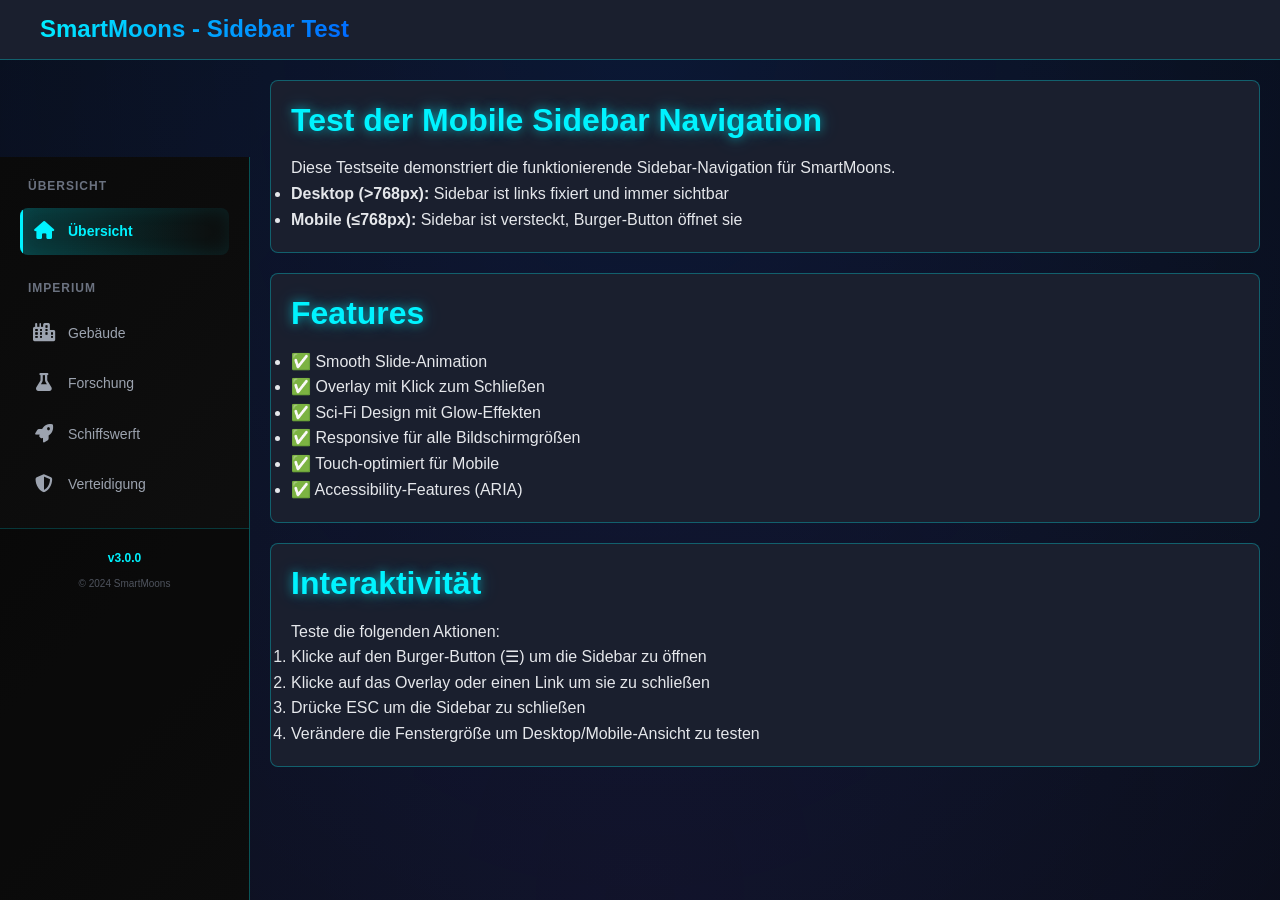
<file: test-sidebar-mobile.html>
<!DOCTYPE html>
<html lang="de">
<head>
    <meta charset="UTF-8">
    <meta name="viewport" content="width=device-width, initial-scale=1.0">
    <title>SmartMoons - Mobile Sidebar Test</title>
    
    <!-- CSS Files -->
    <link rel="stylesheet" type="text/css" href="./styles/resource/css/ingame/scifi-framework.css">
    <link rel="stylesheet" type="text/css" href="./styles/resource/css/ingame/sidebar-mobile.css">
    <link rel="stylesheet" href="https://cdnjs.cloudflare.com/ajax/libs/font-awesome/6.4.0/css/all.min.css">
    
    <style>
        body {
            margin: 0;
            padding: 0;
            background: #0a0e1a;
            color: #e5e7eb;
            font-family: 'Segoe UI', -apple-system, BlinkMacSystemFont, 'Roboto', sans-serif;
        }
        
        .test-header {
            position: fixed;
            top: 0;
            left: 0;
            right: 0;
            height: 60px;
            background: #1a1f2e;
            border-bottom: 1px solid rgba(0, 243, 255, 0.3);
            display: flex;
            align-items: center;
            padding: 0 20px;
            z-index: 1000;
        }
        
        .test-content {
            margin-top: 60px;
            padding: 20px;
        }
        
        @media (min-width: 769px) {
            .test-content {
                margin-left: 250px;
            }
        }
        
        .content-card {
            background: #1a1f2e;
            border: 1px solid rgba(0, 243, 255, 0.3);
            border-radius: 8px;
            padding: 20px;
            margin-bottom: 20px;
        }
        
        .content-card h2 {
            color: #00f3ff;
            margin-top: 0;
        }
    </style>
</head>
<body>
    <!-- Test Header mit Burger Button -->
    <div class="test-header">
        <button id="sidebar-toggle" class="burger-menu" aria-label="Toggle Menu">
            <span class="burger-line"></span>
            <span class="burger-line"></span>
            <span class="burger-line"></span>
        </button>
        <h1 style="margin: 0 0 0 20px; font-size: 1.5rem; color: #00f3ff;">SmartMoons - Sidebar Test</h1>
    </div>
    
    <!-- Sidebar Navigation -->
    <div id="leftmenu" class="sidebar-nav">
        <div class="sidebar-content">
            <div class="nav-section">
                <div class="nav-section-title">Übersicht</div>
                <a href="#" class="sidebar-link active">
                    <i class="fas fa-home"></i>
                    <span>Übersicht</span>
                </a>
            </div>
            
            <div class="nav-section">
                <div class="nav-section-title">Imperium</div>
                <a href="#" class="sidebar-link">
                    <i class="fas fa-city"></i>
                    <span>Gebäude</span>
                </a>
                <a href="#" class="sidebar-link">
                    <i class="fas fa-flask"></i>
                    <span>Forschung</span>
                </a>
                <a href="#" class="sidebar-link">
                    <i class="fas fa-rocket"></i>
                    <span>Schiffswerft</span>
                </a>
                <a href="#" class="sidebar-link">
                    <i class="fas fa-shield-alt"></i>
                    <span>Verteidigung</span>
                </a>
            </div>
            
            <div class="nav-section">
                <div class="nav-section-title">Navigation</div>
                <a href="#" class="sidebar-link">
                    <i class="fas fa-space-shuttle"></i>
                    <span>Flotte</span>
                </a>
                <a href="#" class="sidebar-link">
                    <i class="fas fa-globe"></i>
                    <span>Galaxie</span>
                </a>
                <a href="#" class="sidebar-link">
                    <i class="fas fa-users"></i>
                    <span>Allianz</span>
                </a>
                <a href="#" class="sidebar-link">
                    <i class="fas fa-envelope"></i>
                    <span>Nachrichten</span>
                    <span class="badge">3</span>
                </a>
                <a href="#" class="sidebar-link">
                    <i class="fas fa-chart-line"></i>
                    <span>Statistiken</span>
                </a>
            </div>
            
            <div class="nav-section">
                <div class="nav-section-title">Werkzeuge</div>
                <a href="#" class="sidebar-link">
                    <i class="fas fa-crosshairs"></i>
                    <span>Kampfsimulator</span>
                </a>
                <a href="#" class="sidebar-link">
                    <i class="fas fa-chart-bar"></i>
                    <span>Ressourcen</span>
                </a>
                <a href="#" class="sidebar-link">
                    <i class="fas fa-sticky-note"></i>
                    <span>Notizen</span>
                </a>
                <a href="#" class="sidebar-link">
                    <i class="fas fa-headset"></i>
                    <span>Support</span>
                </a>
            </div>
            
            <div class="nav-section">
                <div class="nav-section-title">Administration</div>
                <a href="#" class="sidebar-link admin-link">
                    <i class="fas fa-user-shield"></i>
                    <span>Admin-Panel</span>
                </a>
            </div>
        </div>
        
        <div class="sidebar-footer">
            <div class="version-info">
                <span>v3.0.0</span>
            </div>
            <div class="copyright">
                © 2024 SmartMoons
            </div>
        </div>
    </div>
    
    <!-- Overlay -->
    <div id="sidebar-overlay" class="sidebar-overlay"></div>
    
    <!-- Test Content -->
    <div class="test-content">
        <div class="content-card">
            <h2>Test der Mobile Sidebar Navigation</h2>
            <p>Diese Testseite demonstriert die funktionierende Sidebar-Navigation für SmartMoons.</p>
            <ul>
                <li><strong>Desktop (>768px):</strong> Sidebar ist links fixiert und immer sichtbar</li>
                <li><strong>Mobile (≤768px):</strong> Sidebar ist versteckt, Burger-Button öffnet sie</li>
            </ul>
        </div>
        
        <div class="content-card">
            <h2>Features</h2>
            <ul>
                <li>✅ Smooth Slide-Animation</li>
                <li>✅ Overlay mit Klick zum Schließen</li>
                <li>✅ Sci-Fi Design mit Glow-Effekten</li>
                <li>✅ Responsive für alle Bildschirmgrößen</li>
                <li>✅ Touch-optimiert für Mobile</li>
                <li>✅ Accessibility-Features (ARIA)</li>
            </ul>
        </div>
        
        <div class="content-card">
            <h2>Interaktivität</h2>
            <p>Teste die folgenden Aktionen:</p>
            <ol>
                <li>Klicke auf den Burger-Button (☰) um die Sidebar zu öffnen</li>
                <li>Klicke auf das Overlay oder einen Link um sie zu schließen</li>
                <li>Drücke ESC um die Sidebar zu schließen</li>
                <li>Verändere die Fenstergröße um Desktop/Mobile-Ansicht zu testen</li>
            </ol>
        </div>
    </div>
    
    <!-- JavaScript -->
    <script src="./scripts/game/sidebar-navigation.js"></script>
</body>
</html>
</file>
<file: styles.css>
/* ========================================
   RADIKALES NEUES OGAME INTERFACE DESIGN
   Dark Sci-Fi Theme mit animiertem Sternenhintergrund
   ======================================== */

/* Reset und Basis-Styles */
* {
    margin: 0;
    padding: 0;
    box-sizing: border-box;
}

:root {
    /* Hauptfarben - Dark Sci-Fi Theme */
    --primary-bg: #0a0e1a;
    --secondary-bg: #0f1623;
    --tertiary-bg: #1a2332;
    --card-bg: rgba(15, 22, 35, 0.9);
    --header-bg: rgba(10, 14, 26, 0.95);
    
    /* Akzentfarben */
    --accent-cyan: #00d4ff;
    --accent-blue: #0099ff;
    --accent-purple: #9945ff;
    --accent-green: #00ff88;
    --accent-orange: #ff6b35;
    --accent-red: #ff3355;
    
    /* Text */
    --text-primary: #e8f4f8;
    --text-secondary: #a8b8c8;
    --text-dim: #6b7b8b;
    
    /* Borders und Glows */
    --border-color: rgba(0, 212, 255, 0.3);
    --border-hover: rgba(0, 212, 255, 0.6);
    --glow-cyan: 0 0 20px rgba(0, 212, 255, 0.5);
    --glow-strong: 0 0 30px rgba(0, 212, 255, 0.8);
    
    /* Abstände */
    --header-height: 70px;
    --sidebar-width: 280px;
    --spacing-xs: 5px;
    --spacing-sm: 10px;
    --spacing-md: 15px;
    --spacing-lg: 20px;
    --spacing-xl: 30px;
    
    /* Animationen */
    --transition-fast: 0.2s ease;
    --transition-normal: 0.3s ease;
    --transition-slow: 0.5s ease;
}

html, body {
    height: 100%;
    font-family: 'Segoe UI', 'Roboto', 'Helvetica Neue', Arial, sans-serif;
    color: var(--text-primary);
    background: var(--primary-bg);
    overflow-x: hidden;
    position: relative;
}

/* ========================================
   ANIMIERTER STERNENHINTERGRUND
   ======================================== */
.stars-background {
    position: fixed;
    top: 0;
    left: 0;
    width: 100%;
    height: 100%;
    overflow: hidden;
    z-index: -1;
    background: linear-gradient(180deg, #0a0e1a 0%, #0f1623 50%, #1a2332 100%);
}

.stars-layer-1,
.stars-layer-2,
.stars-layer-3 {
    position: absolute;
    top: 0;
    left: 0;
    width: 200%;
    height: 200%;
    background-repeat: repeat;
}

.stars-layer-1 {
    background-image: radial-gradient(2px 2px at 20% 30%, white, transparent),
                      radial-gradient(2px 2px at 60% 70%, white, transparent),
                      radial-gradient(1px 1px at 50% 50%, white, transparent);
    background-size: 200px 200px;
    animation: stars-move 200s linear infinite;
    opacity: 0.5;
}

.stars-layer-2 {
    background-image: radial-gradient(1px 1px at 10% 10%, white, transparent),
                      radial-gradient(1px 1px at 80% 80%, white, transparent),
                      radial-gradient(2px 2px at 40% 60%, white, transparent);
    background-size: 250px 250px;
    animation: stars-move 150s linear infinite;
    opacity: 0.3;
}

.stars-layer-3 {
    background-image: radial-gradient(1px 1px at 30% 40%, var(--accent-cyan), transparent),
                      radial-gradient(1px 1px at 70% 20%, var(--accent-blue), transparent);
    background-size: 300px 300px;
    animation: stars-move 100s linear infinite;
    opacity: 0.2;
}

@keyframes stars-move {
    from {
        transform: translate(0, 0);
    }
    to {
        transform: translate(-50%, -50%);
    }
}

/* ========================================
   FIXED HEADER
   ======================================== */
.fixed-header {
    position: fixed;
    top: 0;
    left: 0;
    right: 0;
    height: var(--header-height);
    background: var(--header-bg);
    backdrop-filter: blur(10px);
    border-bottom: 1px solid var(--border-color);
    display: flex;
    align-items: center;
    justify-content: space-between;
    padding: 0 var(--spacing-lg);
    z-index: 1000;
    box-shadow: 0 2px 20px rgba(0, 0, 0, 0.5);
}

/* Hamburger Buttons */
.hamburger-btn {
    width: 40px;
    height: 40px;
    background: transparent;
    border: 1px solid var(--border-color);
    border-radius: 8px;
    cursor: pointer;
    display: flex;
    flex-direction: column;
    justify-content: center;
    align-items: center;
    gap: 4px;
    transition: var(--transition-fast);
}

.hamburger-btn:hover {
    border-color: var(--accent-cyan);
    box-shadow: var(--glow-cyan);
}

.hamburger-btn span {
    width: 24px;
    height: 2px;
    background: var(--accent-cyan);
    transition: var(--transition-fast);
    transform-origin: center;
}

.hamburger-btn.active span:nth-child(1) {
    transform: rotate(45deg) translate(6px, 6px);
}

.hamburger-btn.active span:nth-child(2) {
    opacity: 0;
}

.hamburger-btn.active span:nth-child(3) {
    transform: rotate(-45deg) translate(6px, -6px);
}

/* Ressourcenleiste */
.resources-bar {
    display: flex;
    align-items: center;
    gap: var(--spacing-xl);
    flex: 1;
    justify-content: center;
    max-width: 900px;
    margin: 0 auto;
}

.resource-item {
    display: flex;
    align-items: center;
    gap: var(--spacing-sm);
    padding: 8px 15px;
    background: rgba(0, 212, 255, 0.05);
    border: 1px solid rgba(0, 212, 255, 0.2);
    border-radius: 25px;
    transition: var(--transition-fast);
}

.resource-item:hover {
    background: rgba(0, 212, 255, 0.1);
    border-color: var(--accent-cyan);
    transform: translateY(-2px);
}

.resource-icon {
    width: 28px;
    height: 28px;
    object-fit: contain;
    filter: drop-shadow(0 0 5px currentColor);
}

.resource-info {
    display: flex;
    flex-direction: column;
    line-height: 1.2;
}

.resource-name {
    font-size: 10px;
    text-transform: uppercase;
    color: var(--text-dim);
    letter-spacing: 1px;
}

.resource-amount {
    font-size: 14px;
    font-weight: 600;
    color: var(--text-primary);
    font-feature-settings: 'tnum';
}

.resource-item.energy .resource-amount {
    color: var(--accent-green);
}

.resource-item.dark-matter {
    background: linear-gradient(135deg, rgba(153, 69, 255, 0.1), rgba(0, 212, 255, 0.1));
    border-color: var(--accent-purple);
}

.resource-item.dark-matter .resource-amount {
    color: var(--accent-purple);
}

/* ========================================
   SIDEBARS
   ======================================== */
.sidebar {
    position: fixed;
    top: var(--header-height);
    height: calc(100vh - var(--header-height));
    width: var(--sidebar-width);
    background: var(--secondary-bg);
    backdrop-filter: blur(10px);
    border: 1px solid var(--border-color);
    z-index: 999;
    transform: translateX(-100%);
    transition: transform var(--transition-normal);
    overflow-y: auto;
    box-shadow: 2px 0 20px rgba(0, 0, 0, 0.5);
}

.sidebar.right-sidebar {
    right: 0;
    left: auto;
    transform: translateX(100%);
    border-left: 1px solid var(--border-color);
    border-right: none;
}

.sidebar.active {
    transform: translateX(0);
}

.sidebar-header {
    display: flex;
    justify-content: space-between;
    align-items: center;
    padding: var(--spacing-lg);
    border-bottom: 1px solid var(--border-color);
    background: var(--tertiary-bg);
}

.sidebar-header h2 {
    font-size: 18px;
    text-transform: uppercase;
    letter-spacing: 2px;
    color: var(--accent-cyan);
}

.close-btn {
    width: 30px;
    height: 30px;
    background: transparent;
    border: 1px solid var(--border-color);
    border-radius: 50%;
    color: var(--text-primary);
    font-size: 20px;
    cursor: pointer;
    transition: var(--transition-fast);
}

.close-btn:hover {
    border-color: var(--accent-red);
    color: var(--accent-red);
    transform: rotate(90deg);
}

/* Navigation Menu */
.nav-menu {
    list-style: none;
    padding: var(--spacing-md) 0;
}

.nav-item {
    position: relative;
}

.nav-item.separator {
    height: 1px;
    background: var(--border-color);
    margin: var(--spacing-md) var(--spacing-lg);
}

.nav-link {
    display: flex;
    align-items: center;
    gap: var(--spacing-md);
    padding: var(--spacing-md) var(--spacing-lg);
    color: var(--text-secondary);
    text-decoration: none;
    transition: var(--transition-fast);
    position: relative;
}

.nav-link::before {
    content: '';
    position: absolute;
    left: 0;
    top: 50%;
    transform: translateY(-50%);
    width: 3px;
    height: 0;
    background: var(--accent-cyan);
    transition: var(--transition-fast);
}

.nav-item.active .nav-link,
.nav-link:hover {
    color: var(--text-primary);
    background: rgba(0, 212, 255, 0.05);
}

.nav-item.active .nav-link::before,
.nav-link:hover::before {
    height: 100%;
}

.nav-icon {
    font-size: 20px;
    width: 30px;
    text-align: center;
}

.nav-text {
    flex: 1;
    font-size: 14px;
}

.badge {
    background: var(--accent-red);
    color: white;
    font-size: 11px;
    padding: 2px 6px;
    border-radius: 10px;
    font-weight: bold;
}

/* User Profile in Right Sidebar */
.user-profile {
    padding: var(--spacing-lg);
    background: var(--tertiary-bg);
    border-bottom: 1px solid var(--border-color);
    display: flex;
    gap: var(--spacing-md);
}

.user-avatar {
    width: 60px;
    height: 60px;
    border-radius: 50%;
    border: 2px solid var(--accent-cyan);
    overflow: hidden;
    position: relative;
}

.avatar-img {
    width: 100%;
    height: 100%;
    object-fit: cover;
}

.user-info {
    flex: 1;
}

.username {
    font-size: 16px;
    color: var(--text-primary);
    margin-bottom: 4px;
}

.user-rank,
.user-points {
    font-size: 12px;
    color: var(--text-secondary);
    margin: 2px 0;
}

.nav-link.premium {
    color: var(--accent-orange);
}

.nav-link.admin {
    color: var(--accent-purple);
}

.nav-link.logout {
    color: var(--accent-red);
}

/* Sidebar Overlay */
.sidebar-overlay {
    position: fixed;
    top: 0;
    left: 0;
    width: 100%;
    height: 100%;
    background: rgba(0, 0, 0, 0.7);
    backdrop-filter: blur(5px);
    z-index: 998;
    opacity: 0;
    visibility: hidden;
    transition: var(--transition-normal);
}

.sidebar-overlay.active {
    opacity: 1;
    visibility: visible;
}

/* ========================================
   HAUPTINHALTSBEREICH
   ======================================== */
.main-content {
    margin-top: var(--header-height);
    padding: var(--spacing-xl);
    min-height: calc(100vh - var(--header-height));
    position: relative;
}

.page-content {
    max-width: 1400px;
    margin: 0 auto;
    animation: fadeIn var(--transition-slow);
}

.page-content.hidden {
    display: none;
}

@keyframes fadeIn {
    from {
        opacity: 0;
        transform: translateY(20px);
    }
    to {
        opacity: 1;
        transform: translateY(0);
    }
}

.page-header {
    display: flex;
    justify-content: space-between;
    align-items: center;
    margin-bottom: var(--spacing-xl);
    padding-bottom: var(--spacing-lg);
    border-bottom: 1px solid var(--border-color);
}

.page-title {
    font-size: 28px;
    text-transform: uppercase;
    letter-spacing: 3px;
    background: linear-gradient(135deg, var(--accent-cyan), var(--accent-blue));
    -webkit-background-clip: text;
    -webkit-text-fill-color: transparent;
    background-clip: text;
}

/* Planet Selector */
.planet-selector {
    display: flex;
    align-items: center;
    gap: var(--spacing-md);
}

.planet-nav {
    width: 35px;
    height: 35px;
    background: var(--tertiary-bg);
    border: 1px solid var(--border-color);
    border-radius: 50%;
    color: var(--accent-cyan);
    cursor: pointer;
    transition: var(--transition-fast);
    display: flex;
    align-items: center;
    justify-content: center;
}

.planet-nav:hover {
    background: var(--accent-cyan);
    color: var(--primary-bg);
    transform: scale(1.1);
}

.current-planet {
    padding: 8px 20px;
    background: var(--tertiary-bg);
    border: 1px solid var(--border-color);
    border-radius: 20px;
    font-size: 14px;
    color: var(--text-primary);
}

/* ========================================
   CONTENT GRID & CARDS
   ======================================== */
.content-grid {
    display: grid;
    grid-template-columns: repeat(auto-fit, minmax(350px, 1fr));
    gap: var(--spacing-lg);
}

.card {
    background: var(--card-bg);
    border: 1px solid var(--border-color);
    border-radius: 15px;
    overflow: hidden;
    transition: var(--transition-normal);
    position: relative;
}

.card::before {
    content: '';
    position: absolute;
    top: 0;
    left: 0;
    right: 0;
    height: 2px;
    background: linear-gradient(90deg, transparent, var(--accent-cyan), transparent);
    animation: scan 3s ease-in-out infinite;
}

@keyframes scan {
    0%, 100% {
        transform: translateX(-100%);
    }
    50% {
        transform: translateX(100%);
    }
}

.card:hover {
    transform: translateY(-5px);
    box-shadow: 0 10px 30px rgba(0, 212, 255, 0.2);
}

.card-header {
    padding: var(--spacing-md) var(--spacing-lg);
    background: var(--tertiary-bg);
    border-bottom: 1px solid var(--border-color);
    display: flex;
    justify-content: space-between;
    align-items: center;
}

.card-title {
    font-size: 16px;
    text-transform: uppercase;
    letter-spacing: 1px;
    color: var(--accent-cyan);
}

.card-body {
    padding: var(--spacing-lg);
}

/* Planet Info Card */
.planet-info .planet-visual {
    text-align: center;
    margin-bottom: var(--spacing-lg);
    position: relative;
}

.planet-image {
    width: 150px;
    height: 150px;
    border-radius: 50%;
    filter: drop-shadow(0 0 30px rgba(0, 212, 255, 0.5));
}

.planet-glow {
    position: absolute;
    top: 50%;
    left: 50%;
    transform: translate(-50%, -50%);
    width: 180px;
    height: 180px;
    border-radius: 50%;
    background: radial-gradient(circle, rgba(0, 212, 255, 0.2) 0%, transparent 70%);
    animation: pulse 3s ease-in-out infinite;
}

@keyframes pulse {
    0%, 100% {
        transform: translate(-50%, -50%) scale(1);
        opacity: 1;
    }
    50% {
        transform: translate(-50%, -50%) scale(1.2);
        opacity: 0.5;
    }
}

.planet-stats {
    display: flex;
    flex-direction: column;
    gap: var(--spacing-sm);
}

.stat-row {
    display: flex;
    justify-content: space-between;
    padding: var(--spacing-sm);
    background: rgba(0, 212, 255, 0.03);
    border-radius: 8px;
    transition: var(--transition-fast);
}

.stat-row:hover {
    background: rgba(0, 212, 255, 0.08);
}

.stat-label {
    color: var(--text-dim);
    font-size: 13px;
}

.stat-value {
    color: var(--text-primary);
    font-weight: 600;
    font-size: 14px;
}

/* Queue Cards */
.queue-count,
.queue-status {
    padding: 4px 10px;
    background: rgba(0, 212, 255, 0.2);
    border-radius: 12px;
    font-size: 12px;
}

.queue-status.active {
    background: rgba(0, 255, 136, 0.2);
    color: var(--accent-green);
}

.queue-item {
    display: flex;
    align-items: center;
    gap: var(--spacing-md);
    padding: var(--spacing-md);
    background: var(--tertiary-bg);
    border-radius: 10px;
    margin-bottom: var(--spacing-sm);
    position: relative;
    overflow: hidden;
}

.queue-item.active {
    border: 1px solid var(--accent-cyan);
    box-shadow: inset 0 0 20px rgba(0, 212, 255, 0.1);
}

.queue-item.active::before {
    content: '';
    position: absolute;
    top: 0;
    left: 0;
    width: 100%;
    height: 100%;
    background: linear-gradient(90deg, transparent, rgba(0, 212, 255, 0.1), transparent);
    animation: sweep 2s linear infinite;
}

@keyframes sweep {
    from {
        transform: translateX(-100%);
    }
    to {
        transform: translateX(100%);
    }
}

.queue-icon {
    width: 50px;
    height: 50px;
    border: 1px solid var(--border-color);
    border-radius: 8px;
    padding: 8px;
    background: var(--primary-bg);
}

.queue-icon img {
    width: 100%;
    height: 100%;
    object-fit: contain;
}

.queue-info {
    flex: 1;
}

.queue-info h3 {
    font-size: 14px;
    color: var(--text-primary);
    margin-bottom: 4px;
}

.queue-info p {
    font-size: 12px;
    color: var(--text-secondary);
}

.queue-timer {
    text-align: right;
}

.countdown {
    font-size: 16px;
    font-weight: bold;
    color: var(--accent-cyan);
    font-feature-settings: 'tnum';
}

.time-estimate {
    font-size: 14px;
    color: var(--text-dim);
}

.progress-bar {
    margin-top: 8px;
    height: 4px;
    background: var(--tertiary-bg);
    border-radius: 2px;
    overflow: hidden;
}

.progress-fill {
    height: 100%;
    background: linear-gradient(90deg, var(--accent-cyan), var(--accent-blue));
    border-radius: 2px;
    transition: width 0.5s ease;
}

.queue-empty {
    padding: var(--spacing-lg);
    text-align: center;
    background: var(--tertiary-bg);
    border-radius: 10px;
    border: 2px dashed var(--border-color);
    color: var(--text-dim);
    cursor: pointer;
    transition: var(--transition-fast);
}

.queue-empty:hover {
    border-color: var(--accent-cyan);
    color: var(--accent-cyan);
}

/* Fleet Movements */
.fleet-count {
    background: rgba(255, 107, 53, 0.2);
    color: var(--accent-orange);
}

.fleet-item {
    display: flex;
    align-items: center;
    gap: var(--spacing-md);
    padding: var(--spacing-md);
    background: var(--tertiary-bg);
    border-radius: 10px;
    margin-bottom: var(--spacing-sm);
    border-left: 3px solid var(--accent-cyan);
}

.fleet-item.returning {
    border-left-color: var(--accent-green);
}

.fleet-item.outgoing {
    border-left-color: var(--accent-orange);
}

.fleet-item.stationed {
    border-left-color: var(--accent-blue);
}

.fleet-mission {
    display: flex;
    flex-direction: column;
    align-items: center;
    gap: 4px;
}

.mission-icon {
    font-size: 20px;
}

.mission-type {
    font-size: 11px;
    color: var(--text-dim);
}

.fleet-details {
    flex: 1;
}

.fleet-route {
    font-size: 13px;
    color: var(--text-primary);
    margin-bottom: 4px;
}

.fleet-composition {
    font-size: 12px;
    color: var(--text-secondary);
}

.time-label {
    font-size: 12px;
    color: var(--text-dim);
}

/* Messages */
.see-all {
    color: var(--accent-cyan);
    text-decoration: none;
    font-size: 13px;
    transition: var(--transition-fast);
}

.see-all:hover {
    transform: translateX(3px);
}

.message-item {
    display: flex;
    align-items: center;
    gap: var(--spacing-md);
    padding: var(--spacing-md);
    background: var(--tertiary-bg);
    border-radius: 10px;
    margin-bottom: var(--spacing-sm);
    transition: var(--transition-fast);
}

.message-item.unread {
    background: rgba(0, 212, 255, 0.05);
    border: 1px solid rgba(0, 212, 255, 0.2);
}

.message-item:hover {
    transform: translateX(5px);
}

.message-type {
    width: 30px;
    height: 30px;
    display: flex;
    align-items: center;
    justify-content: center;
    font-size: 18px;
}

.message-content {
    flex: 1;
}

.message-title {
    font-size: 13px;
    color: var(--text-primary);
    margin-bottom: 2px;
}

.message-preview {
    font-size: 12px;
    color: var(--text-dim);
}

.message-time {
    font-size: 11px;
    color: var(--text-dim);
}

/* Production Overview */
.production-factor {
    padding: 4px 10px;
    background: rgba(0, 255, 136, 0.2);
    color: var(--accent-green);
    border-radius: 12px;
    font-size: 12px;
}

.production-item {
    display: flex;
    align-items: center;
    gap: var(--spacing-md);
    padding: var(--spacing-sm) 0;
    border-bottom: 1px solid rgba(0, 212, 255, 0.1);
}

.production-item:last-child {
    border-bottom: none;
}

.production-icon {
    width: 30px;
    height: 30px;
    object-fit: contain;
}

.production-info {
    display: flex;
    justify-content: space-between;
    align-items: center;
    flex: 1;
}

.production-name {
    font-size: 13px;
    color: var(--text-secondary);
}

.production-rate {
    font-size: 14px;
    font-weight: 600;
    color: var(--accent-green);
}

.energy-positive {
    color: var(--accent-green);
}

/* ========================================
   BUILDINGS PAGE
   ======================================== */
.view-toggle {
    display: flex;
    gap: var(--spacing-sm);
}

.view-btn {
    padding: 8px 16px;
    background: var(--tertiary-bg);
    border: 1px solid var(--border-color);
    border-radius: 8px;
    color: var(--text-secondary);
    cursor: pointer;
    transition: var(--transition-fast);
}

.view-btn.active,
.view-btn:hover {
    background: var(--accent-cyan);
    color: var(--primary-bg);
    border-color: var(--accent-cyan);
}

.buildings-grid {
    display: grid;
    grid-template-columns: repeat(auto-fill, minmax(300px, 1fr));
    gap: var(--spacing-lg);
}

.building-card {
    background: var(--card-bg);
    border: 1px solid var(--border-color);
    border-radius: 15px;
    overflow: hidden;
    transition: var(--transition-normal);
}

.building-card:hover {
    transform: translateY(-5px);
    box-shadow: 0 10px 30px rgba(0, 212, 255, 0.2);
}

.building-card.locked {
    opacity: 0.6;
}

.building-image {
    position: relative;
    height: 150px;
    background: var(--tertiary-bg);
    display: flex;
    align-items: center;
    justify-content: center;
}

.building-image img {
    max-width: 80%;
    max-height: 80%;
    object-fit: contain;
    filter: drop-shadow(0 0 10px rgba(0, 212, 255, 0.3));
}

.building-level {
    position: absolute;
    top: 10px;
    right: 10px;
    background: var(--accent-cyan);
    color: var(--primary-bg);
    padding: 4px 10px;
    border-radius: 15px;
    font-weight: bold;
    font-size: 14px;
}

.building-info {
    padding: var(--spacing-md);
    border-bottom: 1px solid var(--border-color);
}

.building-name {
    font-size: 16px;
    color: var(--text-primary);
    margin-bottom: var(--spacing-xs);
}

.building-desc {
    font-size: 12px;
    color: var(--text-dim);
    margin-bottom: var(--spacing-sm);
}

.building-production {
    display: flex;
    align-items: center;
    gap: var(--spacing-sm);
    font-size: 13px;
}

.production-label {
    color: var(--text-secondary);
}

.production-value {
    color: var(--accent-green);
    font-weight: 600;
}

.building-costs {
    padding: var(--spacing-md);
    background: var(--tertiary-bg);
}

.building-costs h4 {
    font-size: 12px;
    text-transform: uppercase;
    color: var(--text-dim);
    margin-bottom: var(--spacing-sm);
}

.cost-item {
    display: inline-flex;
    align-items: center;
    gap: 4px;
    margin-right: var(--spacing-md);
    margin-bottom: var(--spacing-sm);
}

.cost-item img {
    width: 16px;
    height: 16px;
}

.cost-item span {
    font-size: 13px;
    color: var(--text-primary);
}

.build-time {
    display: flex;
    align-items: center;
    gap: 4px;
    margin-top: var(--spacing-sm);
    color: var(--text-secondary);
    font-size: 13px;
}

.building-actions {
    padding: var(--spacing-md);
    display: flex;
    gap: var(--spacing-sm);
}

/* ========================================
   BUTTONS
   ======================================== */
.btn {
    padding: 10px 20px;
    border: 1px solid var(--border-color);
    border-radius: 8px;
    font-size: 14px;
    font-weight: 500;
    cursor: pointer;
    transition: var(--transition-fast);
    text-transform: uppercase;
    letter-spacing: 1px;
    flex: 1;
}

.btn-primary {
    background: linear-gradient(135deg, var(--accent-cyan), var(--accent-blue));
    color: var(--primary-bg);
    border-color: var(--accent-cyan);
}

.btn-primary:hover {
    transform: translateY(-2px);
    box-shadow: 0 5px 20px rgba(0, 212, 255, 0.4);
}

.btn-secondary {
    background: transparent;
    color: var(--text-secondary);
    border-color: var(--border-color);
}

.btn-secondary:hover {
    background: var(--tertiary-bg);
    color: var(--accent-cyan);
    border-color: var(--accent-cyan);
}

/* ========================================
   RESPONSIVE DESIGN
   ======================================== */
@media (max-width: 1200px) {
    .content-grid {
        grid-template-columns: repeat(auto-fit, minmax(300px, 1fr));
    }
}

@media (max-width: 768px) {
    :root {
        --header-height: 60px;
        --sidebar-width: 280px; /* Feste Breite für mobile Sidebar */
    }
    
    .fixed-header {
        padding: 0 var(--spacing-md);
    }
    
    /* Burger Buttons sichtbar auf Mobile */
    .hamburger-btn {
        display: flex !important;
    }
    
    .resources-bar {
        gap: var(--spacing-md);
        overflow-x: auto;
        -webkit-overflow-scrolling: touch;
    }
    
    .resource-item {
        padding: 6px 10px;
        flex-shrink: 0;
    }
    
    .resource-icon {
        width: 24px;
        height: 24px;
    }
    
    .resource-name {
        display: none;
    }
    
    /* Mobile Sidebar Styles */
    .sidebar {
        width: var(--sidebar-width);
        max-width: 85vw;
        transform: translateX(-100%);
        transition: transform 0.3s cubic-bezier(0.4, 0, 0.2, 1);
    }
    
    .sidebar.right-sidebar {
        transform: translateX(100%);
    }
    
    .sidebar.active {
        transform: translateX(0);
        box-shadow: 0 0 50px rgba(0, 0, 0, 0.5);
    }
    
    /* Overlay sichtbar auf Mobile */
    .sidebar-overlay {
        display: block;
    }
    
    .main-content {
        padding: var(--spacing-md);
    }
    
    .content-grid {
        grid-template-columns: 1fr;
    }
    
    .buildings-grid {
        grid-template-columns: 1fr;
    }
    
    .page-header {
        flex-direction: column;
        gap: var(--spacing-md);
        text-align: center;
    }
}

/* Desktop: Burger verstecken, Sidebar statisch */
@media (min-width: 769px) {
    .hamburger-btn {
        display: none !important;
    }
    
    .sidebar {
        transform: translateX(0) !important;
        position: static !important;
        width: var(--sidebar-width) !important;
        height: auto !important;
        border: none !important;
        box-shadow: none !important;
    }
    
    .sidebar-overlay {
        display: none !important;
    }
    
    body {
        display: flex;
    }
    
    .main-content {
        flex: 1;
        margin-left: 0;
    }
}

@media (max-width: 480px) {
    .resource-item {
        padding: 5px 8px;
    }
    
    .resource-amount {
        font-size: 12px;
    }
    
    .page-title {
        font-size: 20px;
    }
    
    .card {
        border-radius: 10px;
    }
}

/* ========================================
   SCROLLBAR STYLING
   ======================================== */
::-webkit-scrollbar {
    width: 8px;
    height: 8px;
}

::-webkit-scrollbar-track {
    background: var(--primary-bg);
}

::-webkit-scrollbar-thumb {
    background: var(--accent-cyan);
    border-radius: 4px;
}

::-webkit-scrollbar-thumb:hover {
    background: var(--accent-blue);
}

/* ========================================
   LOADING & TRANSITIONS
   ======================================== */
.loading {
    position: relative;
    pointer-events: none;
    opacity: 0.6;
}

.loading::after {
    content: '';
    position: absolute;
    top: 50%;
    left: 50%;
    transform: translate(-50%, -50%);
    width: 40px;
    height: 40px;
    border: 3px solid var(--border-color);
    border-top-color: var(--accent-cyan);
    border-radius: 50%;
    animation: spin 1s linear infinite;
}

@keyframes spin {
    to {
        transform: translate(-50%, -50%) rotate(360deg);
    }
}
</file>
<file: styles/resource/css/ingame/scifi-framework.css>
/**
 * SmartMoons - Modern Sci-Fi Framework
 * Futuristic UI Components and Utilities
 * Version: 3.0
 */

/* ============================================
   CSS VARIABLES - Sci-Fi Color Scheme
   ============================================ */
:root {
    /* Primary Colors - Dark Space Theme */
    --color-bg-primary: #0a0e1a;
    --color-bg-secondary: #131824;
    --color-bg-tertiary: #1a1f2e;
    --color-bg-elevated: #1f2533;
    
    /* Accent Colors - Neon Cyber */
    --color-accent-cyan: #00f3ff;
    --color-accent-blue: #0066ff;
    --color-accent-purple: #a855f7;
    --color-accent-violet: #8b5cf6;
    --color-accent-green: #10b981;
    --color-accent-yellow: #fbbf24;
    --color-accent-red: #ef4444;
    --color-accent-orange: #f97316;
    
    /* Text Colors */
    --color-text-primary: #e5e7eb;
    --color-text-secondary: #9ca3af;
    --color-text-muted: #6b7280;
    --color-text-inverse: #1f2937;
    
    /* Border Colors */
    --color-border-primary: #2d3748;
    --color-border-accent: #00f3ff;
    --color-border-glow: rgba(0, 243, 255, 0.5);
    
    /* Glow Effects */
    --glow-cyan: 0 0 10px rgba(0, 243, 255, 0.5), 0 0 20px rgba(0, 243, 255, 0.3);
    --glow-blue: 0 0 10px rgba(0, 102, 255, 0.5), 0 0 20px rgba(0, 102, 255, 0.3);
    --glow-purple: 0 0 10px rgba(168, 85, 247, 0.5), 0 0 20px rgba(168, 85, 247, 0.3);
    --glow-green: 0 0 10px rgba(16, 185, 129, 0.5), 0 0 20px rgba(16, 185, 129, 0.3);
    
    /* Spacing */
    --spacing-xs: 0.25rem;
    --spacing-sm: 0.5rem;
    --spacing-md: 1rem;
    --spacing-lg: 1.5rem;
    --spacing-xl: 2rem;
    --spacing-2xl: 3rem;
    
    /* Border Radius */
    --radius-sm: 0.25rem;
    --radius-md: 0.5rem;
    --radius-lg: 0.75rem;
    --radius-xl: 1rem;
    
    /* Transitions */
    --transition-fast: 150ms ease-in-out;
    --transition-base: 250ms ease-in-out;
    --transition-slow: 350ms ease-in-out;
    
    /* Z-Index Layers */
    --z-base: 1;
    --z-dropdown: 100;
    --z-modal: 500;
    --z-tooltip: 1000;
    --z-notification: 2000;
}

/* ============================================
   MODERN RESET & BASE STYLES
   ============================================ */
*,
*::before,
*::after {
    box-sizing: border-box;
    margin: 0;
    padding: 0;
}

html {
    font-size: 16px;
    -webkit-font-smoothing: antialiased;
    -moz-osx-font-smoothing: grayscale;
}

body {
    font-family: 'Segoe UI', -apple-system, BlinkMacSystemFont, 'Roboto', 'Oxygen', 'Ubuntu', 'Cantarell', sans-serif;
    background: var(--color-bg-primary);
    color: var(--color-text-primary);
    line-height: 1.6;
    overflow-x: hidden;
}

/* Space Background Effect */
body::before {
    content: '';
    position: fixed;
    top: 0;
    left: 0;
    width: 100%;
    height: 100%;
    background: 
        radial-gradient(ellipse at top, rgba(0, 102, 255, 0.1), transparent),
        radial-gradient(ellipse at bottom, rgba(168, 85, 247, 0.05), transparent);
    pointer-events: none;
    z-index: -1;
}

/* ============================================
   TYPOGRAPHY
   ============================================ */
h1, h2, h3, h4, h5, h6 {
    font-weight: 600;
    line-height: 1.2;
    margin-bottom: var(--spacing-md);
    color: var(--color-text-primary);
}

h1 {
    font-size: 2.5rem;
    background: linear-gradient(135deg, var(--color-accent-cyan), var(--color-accent-blue));
    -webkit-background-clip: text;
    -webkit-text-fill-color: transparent;
    background-clip: text;
}

h2 {
    font-size: 2rem;
    color: var(--color-accent-cyan);
    text-shadow: var(--glow-cyan);
}

h3 {
    font-size: 1.5rem;
    color: var(--color-accent-blue);
}

h4 {
    font-size: 1.25rem;
}

/* ============================================
   CARDS & PANELS
   ============================================ */
.sci-card {
    background: var(--color-bg-secondary);
    border: 1px solid var(--color-border-primary);
    border-radius: var(--radius-lg);
    padding: var(--spacing-lg);
    margin-bottom: var(--spacing-md);
    position: relative;
    overflow: hidden;
    transition: all var(--transition-base);
}

.sci-card::before {
    content: '';
    position: absolute;
    top: 0;
    left: -100%;
    width: 100%;
    height: 2px;
    background: linear-gradient(90deg, transparent, var(--color-accent-cyan), transparent);
    animation: scanline 3s infinite;
}

.sci-card:hover {
    border-color: var(--color-border-accent);
    box-shadow: var(--glow-cyan);
    transform: translateY(-2px);
}

.sci-card--elevated {
    background: var(--color-bg-elevated);
    box-shadow: 0 4px 20px rgba(0, 0, 0, 0.4);
}

.sci-card__header {
    display: flex;
    align-items: center;
    justify-content: space-between;
    margin-bottom: var(--spacing-md);
    padding-bottom: var(--spacing-md);
    border-bottom: 1px solid var(--color-border-primary);
}

.sci-card__title {
    font-size: 1.25rem;
    font-weight: 600;
    color: var(--color-accent-cyan);
    margin: 0;
}

.sci-card__body {
    color: var(--color-text-secondary);
}

/* ============================================
   BUTTONS
   ============================================ */
.sci-btn {
    display: inline-flex;
    align-items: center;
    justify-content: center;
    gap: var(--spacing-sm);
    padding: var(--spacing-sm) var(--spacing-lg);
    font-size: 0.875rem;
    font-weight: 500;
    text-decoration: none;
    border: 1px solid transparent;
    border-radius: var(--radius-md);
    cursor: pointer;
    transition: all var(--transition-fast);
    position: relative;
    overflow: hidden;
    background: var(--color-bg-elevated);
    color: var(--color-text-primary);
}

.sci-btn::before {
    content: '';
    position: absolute;
    top: 50%;
    left: 50%;
    width: 0;
    height: 0;
    border-radius: 50%;
    background: rgba(255, 255, 255, 0.1);
    transform: translate(-50%, -50%);
    transition: width 0.6s, height 0.6s;
}

.sci-btn:hover::before {
    width: 300px;
    height: 300px;
}

.sci-btn:hover {
    transform: translateY(-2px);
    box-shadow: 0 4px 12px rgba(0, 0, 0, 0.3);
}

.sci-btn--primary {
    background: linear-gradient(135deg, var(--color-accent-cyan), var(--color-accent-blue));
    border-color: var(--color-accent-cyan);
    color: var(--color-text-inverse);
}

.sci-btn--primary:hover {
    box-shadow: var(--glow-cyan);
}

.sci-btn--success {
    background: linear-gradient(135deg, var(--color-accent-green), #059669);
    border-color: var(--color-accent-green);
    color: white;
}

.sci-btn--danger {
    background: linear-gradient(135deg, var(--color-accent-red), #dc2626);
    border-color: var(--color-accent-red);
    color: white;
}

.sci-btn--ghost {
    background: transparent;
    border-color: var(--color-accent-cyan);
    color: var(--color-accent-cyan);
}

.sci-btn--ghost:hover {
    background: rgba(0, 243, 255, 0.1);
    box-shadow: var(--glow-cyan);
}

/* ============================================
   PROGRESS BARS
   ============================================ */
.sci-progress {
    height: 24px;
    background: var(--color-bg-tertiary);
    border: 1px solid var(--color-border-primary);
    border-radius: var(--radius-md);
    overflow: hidden;
    position: relative;
}

.sci-progress__bar {
    height: 100%;
    background: linear-gradient(90deg, var(--color-accent-blue), var(--color-accent-cyan));
    box-shadow: 0 0 10px rgba(0, 243, 255, 0.6);
    transition: width var(--transition-slow);
    position: relative;
    overflow: hidden;
}

.sci-progress__bar::after {
    content: '';
    position: absolute;
    top: 0;
    left: 0;
    right: 0;
    bottom: 0;
    background: linear-gradient(
        90deg,
        transparent,
        rgba(255, 255, 255, 0.3),
        transparent
    );
    animation: shimmer 2s infinite;
}

.sci-progress__text {
    position: absolute;
    top: 50%;
    left: 50%;
    transform: translate(-50%, -50%);
    font-size: 0.75rem;
    font-weight: 600;
    color: var(--color-text-primary);
    text-shadow: 0 1px 3px rgba(0, 0, 0, 0.8);
    z-index: 1;
}

/* ============================================
   TABLES
   ============================================ */
.sci-table {
    width: 100%;
    border-collapse: separate;
    border-spacing: 0;
    background: var(--color-bg-secondary);
    border-radius: var(--radius-lg);
    overflow: hidden;
}

.sci-table thead {
    background: var(--color-bg-elevated);
}

.sci-table th {
    padding: var(--spacing-md);
    text-align: left;
    font-weight: 600;
    color: var(--color-accent-cyan);
    border-bottom: 2px solid var(--color-border-accent);
    font-size: 0.875rem;
    text-transform: uppercase;
    letter-spacing: 0.05em;
}

.sci-table td {
    padding: var(--spacing-md);
    border-bottom: 1px solid var(--color-border-primary);
    color: var(--color-text-secondary);
}

.sci-table tbody tr {
    transition: all var(--transition-fast);
}

.sci-table tbody tr:hover {
    background: rgba(0, 243, 255, 0.05);
    box-shadow: inset 2px 0 0 var(--color-accent-cyan);
}

.sci-table tbody tr:last-child td {
    border-bottom: none;
}

/* ============================================
   BADGES & TAGS
   ============================================ */
.sci-badge {
    display: inline-flex;
    align-items: center;
    gap: var(--spacing-xs);
    padding: var(--spacing-xs) var(--spacing-sm);
    font-size: 0.75rem;
    font-weight: 500;
    border-radius: var(--radius-sm);
    background: var(--color-bg-elevated);
    color: var(--color-text-primary);
    border: 1px solid var(--color-border-primary);
}

.sci-badge--cyan {
    background: rgba(0, 243, 255, 0.1);
    border-color: var(--color-accent-cyan);
    color: var(--color-accent-cyan);
}

.sci-badge--green {
    background: rgba(16, 185, 129, 0.1);
    border-color: var(--color-accent-green);
    color: var(--color-accent-green);
}

.sci-badge--red {
    background: rgba(239, 68, 68, 0.1);
    border-color: var(--color-accent-red);
    color: var(--color-accent-red);
}

/* ============================================
   TOOLTIPS
   ============================================ */
.sci-tooltip {
    position: relative;
    cursor: help;
}

.sci-tooltip::after {
    content: attr(data-tooltip);
    position: absolute;
    bottom: 100%;
    left: 50%;
    transform: translateX(-50%) translateY(-8px);
    padding: var(--spacing-sm) var(--spacing-md);
    background: var(--color-bg-elevated);
    border: 1px solid var(--color-accent-cyan);
    border-radius: var(--radius-md);
    color: var(--color-text-primary);
    font-size: 0.75rem;
    white-space: nowrap;
    opacity: 0;
    pointer-events: none;
    transition: opacity var(--transition-fast);
    box-shadow: var(--glow-cyan);
    z-index: var(--z-tooltip);
}

.sci-tooltip:hover::after {
    opacity: 1;
}

/* ============================================
   ANIMATIONS
   ============================================ */
@keyframes scanline {
    0% {
        left: -100%;
    }
    100% {
        left: 100%;
    }
}

@keyframes shimmer {
    0% {
        transform: translateX(-100%);
    }
    100% {
        transform: translateX(100%);
    }
}

@keyframes pulse-glow {
    0%, 100% {
        box-shadow: 0 0 5px rgba(0, 243, 255, 0.5);
    }
    50% {
        box-shadow: 0 0 20px rgba(0, 243, 255, 0.8), 0 0 30px rgba(0, 243, 255, 0.4);
    }
}

@keyframes float {
    0%, 100% {
        transform: translateY(0);
    }
    50% {
        transform: translateY(-10px);
    }
}

@keyframes spin {
    from {
        transform: rotate(0deg);
    }
    to {
        transform: rotate(360deg);
    }
}

.sci-animate-pulse {
    animation: pulse-glow 2s infinite;
}

.sci-animate-float {
    animation: float 3s ease-in-out infinite;
}

.sci-animate-spin {
    animation: spin 1s linear infinite;
}

/* ============================================
   LOADING SPINNER
   ============================================ */
.sci-spinner {
    width: 40px;
    height: 40px;
    border: 3px solid var(--color-bg-elevated);
    border-top-color: var(--color-accent-cyan);
    border-radius: 50%;
    animation: spin 1s linear infinite;
}

.sci-spinner--small {
    width: 20px;
    height: 20px;
    border-width: 2px;
}

.sci-spinner--large {
    width: 60px;
    height: 60px;
    border-width: 4px;
}

/* ============================================
   GRID SYSTEM
   ============================================ */
.sci-grid {
    display: grid;
    gap: var(--spacing-md);
}

.sci-grid--2 {
    grid-template-columns: repeat(2, 1fr);
}

.sci-grid--3 {
    grid-template-columns: repeat(3, 1fr);
}

.sci-grid--4 {
    grid-template-columns: repeat(4, 1fr);
}

@media (max-width: 1024px) {
    .sci-grid--4,
    .sci-grid--3 {
        grid-template-columns: repeat(2, 1fr);
    }
}

@media (max-width: 640px) {
    .sci-grid--4,
    .sci-grid--3,
    .sci-grid--2 {
        grid-template-columns: 1fr;
    }
}

/* ============================================
   FLEXBOX UTILITIES
   ============================================ */
.sci-flex {
    display: flex;
}

.sci-flex-col {
    display: flex;
    flex-direction: column;
}

.sci-flex-center {
    display: flex;
    align-items: center;
    justify-content: center;
}

.sci-flex-between {
    display: flex;
    align-items: center;
    justify-content: space-between;
}

.sci-gap-sm { gap: var(--spacing-sm); }
.sci-gap-md { gap: var(--spacing-md); }
.sci-gap-lg { gap: var(--spacing-lg); }

/* ============================================
   SPACING UTILITIES
   ============================================ */
.sci-mt-sm { margin-top: var(--spacing-sm); }
.sci-mt-md { margin-top: var(--spacing-md); }
.sci-mt-lg { margin-top: var(--spacing-lg); }
.sci-mb-sm { margin-bottom: var(--spacing-sm); }
.sci-mb-md { margin-bottom: var(--spacing-md); }
.sci-mb-lg { margin-bottom: var(--spacing-lg); }
.sci-p-sm { padding: var(--spacing-sm); }
.sci-p-md { padding: var(--spacing-md); }
.sci-p-lg { padding: var(--spacing-lg); }

/* ============================================
   TEXT UTILITIES
   ============================================ */
.sci-text-center { text-align: center; }
.sci-text-right { text-align: right; }
.sci-text-left { text-align: left; }

.sci-text-primary { color: var(--color-text-primary); }
.sci-text-secondary { color: var(--color-text-secondary); }
.sci-text-muted { color: var(--color-text-muted); }

.sci-text-cyan { color: var(--color-accent-cyan); }
.sci-text-green { color: var(--color-accent-green); }
.sci-text-red { color: var(--color-accent-red); }
.sci-text-yellow { color: var(--color-accent-yellow); }

/* ============================================
   GLOW UTILITIES
   ============================================ */
.sci-glow-cyan { box-shadow: var(--glow-cyan); }
.sci-glow-blue { box-shadow: var(--glow-blue); }
.sci-glow-purple { box-shadow: var(--glow-purple); }
.sci-glow-green { box-shadow: var(--glow-green); }

/* ============================================
   LOADING OVERLAY
   ============================================ */
.sci-loading-overlay {
    position: fixed;
    top: 0;
    left: 0;
    width: 100%;
    height: 100%;
    background: rgba(10, 14, 26, 0.95);
    backdrop-filter: blur(8px);
    display: flex;
    align-items: center;
    justify-content: center;
    z-index: 9999;
    opacity: 0;
    transition: opacity var(--transition-base);
}

.sci-loading-overlay.active {
    opacity: 1;
}

.sci-loading-container {
    display: flex;
    flex-direction: column;
    align-items: center;
    gap: var(--spacing-lg);
}

.sci-loading-text {
    color: var(--color-accent-cyan);
    font-size: 1.125rem;
    font-weight: 600;
    text-shadow: var(--glow-cyan);
    animation: pulse-glow 2s infinite;
}

/* ============================================
   NOTIFICATIONS
   ============================================ */
.sci-notification {
    position: fixed;
    top: 80px;
    right: -400px;
    max-width: 350px;
    padding: var(--spacing-md) var(--spacing-lg);
    background: var(--color-bg-elevated);
    border: 2px solid var(--color-accent-cyan);
    border-radius: var(--radius-md);
    box-shadow: var(--glow-cyan), 0 8px 24px rgba(0, 0, 0, 0.6);
    display: flex;
    align-items: center;
    gap: var(--spacing-md);
    z-index: 2001;
    transition: right var(--transition-base);
}

.sci-notification.active {
    right: var(--spacing-lg);
}

.sci-notification i {
    font-size: 1.5rem;
    flex-shrink: 0;
}

.sci-notification span {
    color: var(--color-text-primary);
    font-weight: 500;
}

/* ============================================
   CARD GLOW EFFECT
   ============================================ */
.sci-card-glow {
    position: absolute;
    width: 100px;
    height: 100px;
    background: radial-gradient(circle, rgba(0, 243, 255, 0.4), transparent 70%);
    border-radius: 50%;
    pointer-events: none;
    transform: translate(-50%, -50%);
    animation: expandFade 1s ease-out forwards;
}

@keyframes expandFade {
    from {
        width: 0;
        height: 0;
        opacity: 1;
    }
    to {
        width: 200px;
        height: 200px;
        opacity: 0;
    }
}

/* ============================================
   FADE IN ANIMATION
   ============================================ */
.sci-fade-in {
    animation: fadeIn 0.5s ease-in-out;
}

@keyframes fadeIn {
    from {
        opacity: 0;
        transform: translateY(20px);
    }
    to {
        opacity: 1;
        transform: translateY(0);
    }
}

/* ============================================
   RESOURCE COUNTER STYLING
   ============================================ */
.resource-value {
    font-weight: 600;
    font-family: 'Courier New', monospace;
    letter-spacing: 0.5px;
}

/* ============================================
   SCROLL BAR STYLING
   ============================================ */
::-webkit-scrollbar {
    width: 10px;
    height: 10px;
}

::-webkit-scrollbar-track {
    background: var(--color-bg-secondary);
    border-radius: var(--radius-sm);
}

::-webkit-scrollbar-thumb {
    background: linear-gradient(135deg, var(--color-accent-cyan), var(--color-accent-blue));
    border-radius: var(--radius-sm);
    border: 2px solid var(--color-bg-secondary);
}

::-webkit-scrollbar-thumb:hover {
    background: linear-gradient(135deg, var(--color-accent-blue), var(--color-accent-purple));
    box-shadow: var(--glow-cyan);
}

/* ============================================
   SELECTION STYLING
   ============================================ */
::selection {
    background: rgba(0, 243, 255, 0.3);
    color: var(--color-text-primary);
}

::-moz-selection {
    background: rgba(0, 243, 255, 0.3);
    color: var(--color-text-primary);
}
</file>
<file: styles/resource/css/ingame/responsive-game.css>
/**
 * SmartMoons - Responsive Browser Game Interface
 * Fully responsive design for all screen sizes
 * Version: 4.0
 */

/* ============================================
   RESPONSIVE BREAKPOINTS
   ============================================ */
:root {
    /* Breakpoints */
    --breakpoint-xs: 320px;
    --breakpoint-sm: 576px;
    --breakpoint-md: 768px;
    --breakpoint-lg: 992px;
    --breakpoint-xl: 1200px;
    --breakpoint-xxl: 1400px;
    
    /* Layout Variables */
    --sidebar-width: 240px;
    --header-height: 60px;
    --topnav-height: 50px;
    --mobile-nav-height: 56px;
}

/* ============================================
   BASE RESPONSIVE LAYOUT
   ============================================ */
body {
    min-height: 100vh;
    display: flex;
    flex-direction: column;
}

#page {
    display: flex;
    flex: 1;
    width: 100%;
    margin-top: var(--topnav-height);
}

#leftmenu {
    width: var(--sidebar-width);
    position: fixed;
    left: 0;
    top: var(--topnav-height);
    bottom: 0;
    background: var(--color-bg-secondary);
    border-right: 1px solid var(--color-border-primary);
    overflow-y: auto;
    overflow-x: hidden;
    z-index: var(--z-dropdown);
    transition: transform var(--transition-base);
}

#content {
    flex: 1;
    margin-left: var(--sidebar-width);
    padding: var(--spacing-lg);
    min-height: calc(100vh - var(--topnav-height));
    width: calc(100% - var(--sidebar-width));
}

/* ============================================
   MOBILE HAMBURGER MENU
   ============================================ */
.mobile-menu-toggle {
    display: none;
    position: fixed;
    bottom: 20px;
    right: 20px;
    width: 56px;
    height: 56px;
    border-radius: 50%;
    background: linear-gradient(135deg, var(--color-accent-cyan), var(--color-accent-blue));
    border: none;
    box-shadow: var(--glow-cyan), 0 4px 20px rgba(0, 0, 0, 0.4);
    cursor: pointer;
    z-index: calc(var(--z-dropdown) + 10);
    align-items: center;
    justify-content: center;
    transition: all var(--transition-fast);
}

.mobile-menu-toggle i {
    font-size: 1.5rem;
    color: var(--color-bg-primary);
}

.mobile-menu-toggle:active {
    transform: scale(0.95);
}

.mobile-menu-overlay {
    display: none;
    position: fixed;
    top: 0;
    left: 0;
    width: 100%;
    height: 100%;
    background: rgba(10, 14, 26, 0.95);
    backdrop-filter: blur(10px);
    z-index: calc(var(--z-dropdown) + 5);
    opacity: 0;
    transition: opacity var(--transition-base);
}

.mobile-menu-overlay.active {
    opacity: 1;
}

/* ============================================
   RESPONSIVE RESOURCE HEADER
   ============================================ */
#header {
    position: fixed;
    top: 0;
    left: 0;
    right: 0;
    z-index: calc(var(--z-dropdown) + 1);
    background: var(--color-bg-elevated);
    border-bottom: 1px solid var(--color-border-primary);
    box-shadow: 0 4px 20px rgba(0, 0, 0, 0.3);
}

#headerTable {
    display: flex;
    flex-wrap: wrap;
    gap: var(--spacing-sm);
    padding: var(--spacing-sm);
    align-items: center;
    justify-content: center;
}

.bar-main-container {
    flex: 1 1 auto;
    min-width: 150px;
    max-width: 200px;
}

.heder_res_921 {
    display: flex;
    align-items: center;
    gap: var(--spacing-sm);
    padding: var(--spacing-sm);
    background: var(--color-bg-secondary);
    border-radius: var(--radius-md);
    border: 1px solid var(--color-border-primary);
}

/* ============================================
   RESPONSIVE TOP NAVIGATION
   ============================================ */
#main_header {
    position: fixed;
    top: var(--header-height);
    left: 0;
    right: 0;
    height: var(--topnav-height);
    background: var(--color-bg-secondary);
    border-bottom: 1px solid var(--color-border-primary);
    display: flex;
    align-items: center;
    justify-content: space-between;
    padding: 0 var(--spacing-md);
    z-index: var(--z-dropdown);
    gap: var(--spacing-md);
}

.main_list_left,
.main_list_right {
    display: flex;
    align-items: center;
}

.main_list_left ul,
.main_list_right ul {
    display: flex;
    list-style: none;
    margin: 0;
    padding: 0;
    gap: var(--spacing-xs);
}

.main_list_left li a,
.main_list_right li a {
    display: flex;
    align-items: center;
    justify-content: center;
    padding: var(--spacing-sm);
    min-width: 40px;
    height: 40px;
    border-radius: var(--radius-md);
    background: var(--color-bg-elevated);
    border: 1px solid var(--color-border-primary);
    color: var(--color-text-primary);
    text-decoration: none;
    transition: all var(--transition-fast);
    position: relative;
}

.main_list_left li a:hover,
.main_list_right li a:hover {
    border-color: var(--color-accent-cyan);
    box-shadow: var(--glow-cyan);
    transform: translateY(-2px);
}

#newmes {
    position: absolute;
    top: -6px;
    right: -6px;
    background: var(--color-accent-red);
    color: white;
    font-size: 0.65rem;
    font-weight: 700;
    padding: 2px 6px;
    border-radius: 10px;
    box-shadow: 0 0 10px rgba(239, 68, 68, 0.8);
}

#planetSelectorWrapper {
    display: flex;
    align-items: center;
    gap: var(--spacing-sm);
    flex: 1;
    max-width: 400px;
    justify-content: center;
}

#planetSelector {
    flex: 1;
    padding: var(--spacing-sm) var(--spacing-md);
    background: var(--color-bg-elevated);
    border: 1px solid var(--color-border-primary);
    border-radius: var(--radius-md);
    color: var(--color-text-primary);
    font-size: 0.875rem;
    cursor: pointer;
    transition: all var(--transition-fast);
}

#planetSelector:hover,
#planetSelector:focus {
    border-color: var(--color-accent-cyan);
    box-shadow: var(--glow-cyan);
    outline: none;
}

.servertime-badge {
    display: flex;
    align-items: center;
    gap: var(--spacing-sm);
    padding: var(--spacing-sm) var(--spacing-md);
    background: var(--color-bg-elevated);
    border: 1px solid var(--color-border-primary);
    border-radius: var(--radius-md);
    font-family: 'Courier New', monospace;
    font-weight: 600;
    color: var(--color-accent-cyan);
}

/* ============================================
   RESPONSIVE GRID SYSTEM
   ============================================ */
.sci-grid {
    display: grid;
    gap: var(--spacing-lg);
}

.sci-grid--1 {
    grid-template-columns: 1fr;
}

.sci-grid--2 {
    grid-template-columns: repeat(2, 1fr);
}

.sci-grid--3 {
    grid-template-columns: repeat(3, 1fr);
}

.sci-grid--4 {
    grid-template-columns: repeat(4, 1fr);
}

.sci-grid--auto {
    grid-template-columns: repeat(auto-fill, minmax(250px, 1fr));
}

/* ============================================
   RESPONSIVE UTILITIES
   ============================================ */
.sci-flex {
    display: flex;
}

.sci-flex-center {
    display: flex;
    align-items: center;
    justify-content: center;
}

.sci-flex-between {
    display: flex;
    align-items: center;
    justify-content: space-between;
}

.sci-gap-sm { gap: var(--spacing-sm); }
.sci-gap-md { gap: var(--spacing-md); }
.sci-gap-lg { gap: var(--spacing-lg); }

.sci-mb-sm { margin-bottom: var(--spacing-sm); }
.sci-mb-md { margin-bottom: var(--spacing-md); }
.sci-mb-lg { margin-bottom: var(--spacing-lg); }
.sci-mt-lg { margin-top: var(--spacing-lg); }

.sci-text-center { text-align: center; }
.sci-text-left { text-align: left; }
.sci-text-right { text-align: right; }

/* ============================================
   NOTIFICATION SYSTEM
   ============================================ */
.game-notification {
    position: fixed;
    top: calc(var(--header-height) + var(--topnav-height) + var(--spacing-md));
    right: var(--spacing-md);
    max-width: 400px;
    background: var(--color-bg-elevated);
    border: 1px solid var(--color-border-primary);
    border-left: 4px solid var(--color-accent-cyan);
    border-radius: var(--radius-lg);
    padding: var(--spacing-md);
    box-shadow: 0 4px 20px rgba(0, 0, 0, 0.4), var(--glow-cyan);
    z-index: var(--z-notification);
    animation: slideInRight 0.3s ease-out;
}

.game-notification--success {
    border-left-color: var(--color-accent-green);
    box-shadow: 0 4px 20px rgba(0, 0, 0, 0.4), var(--glow-green);
}

.game-notification--error {
    border-left-color: var(--color-accent-red);
    box-shadow: 0 4px 20px rgba(0, 0, 0, 0.4), 0 0 20px rgba(239, 68, 68, 0.5);
}

.game-notification__header {
    display: flex;
    align-items: center;
    gap: var(--spacing-sm);
    margin-bottom: var(--spacing-sm);
    font-weight: 600;
    color: var(--color-accent-cyan);
}

.game-notification__body {
    color: var(--color-text-secondary);
    font-size: 0.875rem;
}

/* ============================================
   FLEET MISSION CARDS
   ============================================ */
.fleet-mission-card {
    display: flex;
    align-items: center;
    gap: var(--spacing-md);
    padding: var(--spacing-md);
    background: var(--color-bg-elevated);
    border: 1px solid var(--color-border-primary);
    border-radius: var(--radius-md);
    transition: all var(--transition-fast);
}

.fleet-mission-card:hover {
    border-color: var(--color-accent-cyan);
    box-shadow: var(--glow-cyan);
    transform: translateX(4px);
}

.fleet-mission-card__icon {
    width: 40px;
    height: 40px;
    display: flex;
    align-items: center;
    justify-content: center;
    background: linear-gradient(135deg, var(--color-accent-cyan), var(--color-accent-blue));
    border-radius: var(--radius-md);
    color: var(--color-bg-primary);
    font-size: 1.25rem;
}

.fleet-mission-card__content {
    flex: 1;
}

.fleet-mission-card__timer {
    font-family: 'Courier New', monospace;
    font-weight: 700;
    color: var(--color-accent-cyan);
    font-size: 1.125rem;
}

/* ============================================
   BUILD QUEUE COMPONENT
   ============================================ */
.build-queue-item {
    position: relative;
    padding: var(--spacing-md);
    background: var(--color-bg-secondary);
    border: 1px solid var(--color-border-primary);
    border-radius: var(--radius-md);
    overflow: hidden;
}

.build-queue-item::before {
    content: '';
    position: absolute;
    top: 0;
    left: 0;
    width: 4px;
    height: 100%;
    background: linear-gradient(180deg, var(--color-accent-cyan), var(--color-accent-blue));
}

.build-queue-item__header {
    display: flex;
    justify-content: space-between;
    align-items: center;
    margin-bottom: var(--spacing-sm);
}

.build-queue-item__title {
    font-weight: 600;
    color: var(--color-text-primary);
}

.build-queue-item__level {
    padding: var(--spacing-xs) var(--spacing-sm);
    background: rgba(0, 243, 255, 0.1);
    border: 1px solid var(--color-accent-cyan);
    border-radius: var(--radius-sm);
    font-size: 0.75rem;
    color: var(--color-accent-cyan);
}

.build-queue-item__actions {
    display: flex;
    gap: var(--spacing-sm);
    margin-top: var(--spacing-sm);
}

/* ============================================
   PLANET OVERVIEW CARD
   ============================================ */
.planet-card {
    position: relative;
    border-radius: var(--radius-lg);
    overflow: hidden;
    min-height: 300px;
}

.planet-card__background {
    position: absolute;
    inset: 0;
    background-size: cover;
    background-position: center;
    filter: brightness(0.7);
    transition: transform var(--transition-slow);
}

.planet-card:hover .planet-card__background {
    transform: scale(1.05);
}

.planet-card__overlay {
    position: absolute;
    inset: 0;
    background: linear-gradient(
        135deg,
        rgba(10, 14, 26, 0.8),
        rgba(10, 14, 26, 0.4)
    );
}

.planet-card__content {
    position: relative;
    padding: var(--spacing-xl);
    display: flex;
    flex-direction: column;
    justify-content: space-between;
    min-height: 300px;
    z-index: 1;
}

.planet-card__glow {
    position: absolute;
    top: 50%;
    left: 50%;
    transform: translate(-50%, -50%);
    width: 200px;
    height: 200px;
    background: radial-gradient(
        circle,
        rgba(0, 243, 255, 0.2),
        transparent 70%
    );
    border-radius: 50%;
    pointer-events: none;
    animation: pulse-glow 3s infinite;
}

/* ============================================
   RESPONSIVE: TABLET (768px - 991px)
   ============================================ */
@media (max-width: 991px) {
    :root {
        --sidebar-width: 200px;
    }
    
    #content {
        padding: var(--spacing-md);
    }
    
    .sci-grid--2,
    .sci-grid--3,
    .sci-grid--4 {
        grid-template-columns: 1fr;
    }
    
    .bar-main-container {
        min-width: 120px;
        max-width: 150px;
    }
    
    #planetSelectorWrapper {
        max-width: 300px;
    }
    
    .main_list_left ul,
    .main_list_right ul {
        gap: 2px;
    }
    
    .main_list_left li a,
    .main_list_right li a {
        min-width: 36px;
        height: 36px;
        padding: var(--spacing-xs);
    }
}

/* ============================================
   RESPONSIVE: MOBILE (max-width: 767px)
   ============================================ */
@media (max-width: 767px) {
    :root {
        --header-height: auto;
        --topnav-height: 50px;
    }
    
    /* Mobile Menu Toggle */
    .mobile-menu-toggle {
        display: flex;
    }
    
    /* Hide sidebar by default, show on toggle */
    #leftmenu {
        transform: translateX(-100%);
    }
    
    #leftmenu.active {
        transform: translateX(0);
        box-shadow: 4px 0 20px rgba(0, 0, 0, 0.5);
    }
    
    #content {
        margin-left: 0;
        width: 100%;
        padding: var(--spacing-sm);
    }
    
    /* Responsive Header */
    #headerTable {
        flex-wrap: wrap;
        gap: var(--spacing-xs);
        padding: var(--spacing-xs);
    }
    
    .bar-main-container {
        flex: 1 1 calc(50% - var(--spacing-xs));
        min-width: 140px;
        max-width: none;
    }
    
    .heder_res_921 {
        flex: 1 1 100%;
        justify-content: center;
    }
    
    /* Compact Top Navigation */
    #main_header {
        flex-wrap: wrap;
        height: auto;
        padding: var(--spacing-sm);
    }
    
    .main_list_left,
    .main_list_right {
        flex: 1;
    }
    
    .main_list_left ul {
        overflow-x: auto;
        -webkit-overflow-scrolling: touch;
    }
    
    .main_list_right ul {
        justify-content: flex-end;
    }
    
    #planetSelectorWrapper {
        order: 3;
        flex: 1 1 100%;
        max-width: none;
        margin-top: var(--spacing-xs);
    }
    
    /* Hide some secondary nav items on mobile */
    .main_list_left li:nth-child(n+5),
    .main_list_right li:nth-child(n+4) {
        display: none;
    }
    
    /* Responsive Grid */
    .sci-grid--2,
    .sci-grid--3,
    .sci-grid--4,
    .sci-grid--auto {
        grid-template-columns: 1fr;
        gap: var(--spacing-md);
    }
    
    /* Responsive Cards */
    .sci-card {
        padding: var(--spacing-md);
    }
    
    /* Responsive Tables */
    .sci-table {
        font-size: 0.875rem;
    }
    
    .sci-table th,
    .sci-table td {
        padding: var(--spacing-sm);
    }
    
    /* Stack flex containers on mobile */
    .sci-flex-between {
        flex-direction: column;
        align-items: flex-start;
        gap: var(--spacing-sm);
    }
    
    /* Notifications */
    .game-notification {
        left: var(--spacing-sm);
        right: var(--spacing-sm);
        max-width: none;
    }
    
    /* Planet Card */
    .planet-card__content {
        padding: var(--spacing-md);
        min-height: 250px;
    }
    
    .planet-card__glow {
        width: 150px;
        height: 150px;
    }
    
    /* Fleet Mission Cards */
    .fleet-mission-card {
        flex-direction: column;
        text-align: center;
    }
    
    /* Page adjustments */
    #page {
        margin-top: calc(var(--header-height) + var(--topnav-height));
    }
}

/* ============================================
   RESPONSIVE: SMALL MOBILE (max-width: 575px)
   ============================================ */
@media (max-width: 575px) {
    .bar-main-container {
        flex: 1 1 100%;
    }
    
    .main_list_left li:nth-child(n+4),
    .main_list_right li:nth-child(n+3) {
        display: none;
    }
    
    .servertime-badge {
        font-size: 0.75rem;
        padding: var(--spacing-xs) var(--spacing-sm);
    }
    
    h1 { font-size: 1.75rem; }
    h2 { font-size: 1.5rem; }
    h3 { font-size: 1.25rem; }
    
    .sci-btn {
        font-size: 0.75rem;
        padding: var(--spacing-xs) var(--spacing-sm);
    }
}

/* ============================================
   LANDSCAPE MOBILE OPTIMIZATION
   ============================================ */
@media (max-width: 767px) and (orientation: landscape) {
    #leftmenu {
        width: 180px;
    }
    
    .planet-card__content {
        min-height: 200px;
    }
}

/* ============================================
   TOUCH OPTIMIZATIONS
   ============================================ */
@media (hover: none) and (pointer: coarse) {
    /* Larger touch targets */
    .sci-btn,
    .main_list_left li a,
    .main_list_right li a {
        min-height: 44px;
        min-width: 44px;
    }
    
    /* Remove hover effects on touch devices */
    .sci-btn:hover,
    .sci-card:hover,
    .main_list_left li a:hover,
    .main_list_right li a:hover {
        transform: none;
    }
    
    /* Add active states instead */
    .sci-btn:active {
        transform: scale(0.95);
        opacity: 0.8;
    }
    
    .sci-card:active {
        transform: scale(0.99);
    }
    
    /* Prevent text selection on UI elements */
    .sci-btn,
    .main_list_left li a,
    .main_list_right li a {
        -webkit-tap-highlight-color: transparent;
        user-select: none;
    }
}

/* ============================================
   PRINT STYLES
   ============================================ */
@media print {
    #leftmenu,
    #main_header,
    #header,
    .mobile-menu-toggle,
    .sci-btn {
        display: none !important;
    }
    
    #content {
        margin-left: 0;
        width: 100%;
    }
    
    .sci-card {
        break-inside: avoid;
    }
}

/* ============================================
   ANIMATIONS
   ============================================ */
@keyframes pulse-glow {
    0%, 100% {
        opacity: 0.6;
        transform: translate(-50%, -50%) scale(1);
    }
    50% {
        opacity: 0.8;
        transform: translate(-50%, -50%) scale(1.1);
    }
}

@keyframes slideInRight {
    from {
        transform: translateX(100%);
        opacity: 0;
    }
    to {
        transform: translateX(0);
        opacity: 1;
    }
}

@keyframes shimmer {
    0% {
        transform: translateX(-100%);
    }
    100% {
        transform: translateX(100%);
    }
}

@keyframes scanline {
    0% {
        left: -100%;
    }
    100% {
        left: 200%;
    }
}

/* Reduce motion for users who prefer it */
@media (prefers-reduced-motion: reduce) {
    *,
    *::before,
    *::after {
        animation-duration: 0.01ms !important;
        animation-iteration-count: 1 !important;
        transition-duration: 0.01ms !important;
    }
    
    .planet-card__background {
        transition: none;
    }
}
</file>
<file: space-game-styles.css>
/**
 * SmartMoons - Weltraum Browsergame Interface
 * Vollständig responsive, moderne Sci-Fi Ästhetik
 * Version: 4.0
 */

/* ============================================
   CSS VARIABLES - Sci-Fi Color Scheme
   ============================================ */
:root {
    /* Primary Colors - Dark Space Theme */
    --color-bg-primary: #0a0e1a;
    --color-bg-secondary: #131824;
    --color-bg-tertiary: #1a1f2e;
    --color-bg-elevated: #1f2533;
    --color-bg-card: #1f2937;
    
    /* Accent Colors - Neon Cyber */
    --color-accent-cyan: #00f3ff;
    --color-accent-blue: #0066ff;
    --color-accent-purple: #a855f7;
    --color-accent-violet: #8b5cf6;
    --color-accent-green: #10b981;
    --color-accent-yellow: #fbbf24;
    --color-accent-red: #ef4444;
    --color-accent-orange: #f97316;
    
    /* Text Colors */
    --color-text-primary: #e5e7eb;
    --color-text-secondary: #9ca3af;
    --color-text-muted: #6b7280;
    --color-text-inverse: #1f2937;
    
    /* Border Colors */
    --color-border-primary: #2d3748;
    --color-border-accent: #00f3ff;
    --color-border-glow: rgba(0, 243, 255, 0.5);
    
    /* Glow Effects */
    --glow-cyan: 0 0 10px rgba(0, 243, 255, 0.5), 0 0 20px rgba(0, 243, 255, 0.3);
    --glow-blue: 0 0 10px rgba(0, 102, 255, 0.5), 0 0 20px rgba(0, 102, 255, 0.3);
    --glow-purple: 0 0 10px rgba(168, 85, 247, 0.5), 0 0 20px rgba(168, 85, 247, 0.3);
    --glow-green: 0 0 10px rgba(16, 185, 129, 0.5), 0 0 20px rgba(16, 185, 129, 0.3);
    --glow-red: 0 0 10px rgba(239, 68, 68, 0.5), 0 0 20px rgba(239, 68, 68, 0.3);
    
    /* Spacing */
    --spacing-xs: 0.25rem;
    --spacing-sm: 0.5rem;
    --spacing-md: 1rem;
    --spacing-lg: 1.5rem;
    --spacing-xl: 2rem;
    --spacing-2xl: 3rem;
    
    /* Border Radius */
    --radius-sm: 0.25rem;
    --radius-md: 0.5rem;
    --radius-lg: 0.75rem;
    --radius-xl: 1rem;
    --radius-full: 9999px;
    
    /* Transitions */
    --transition-fast: 150ms ease-in-out;
    --transition-base: 250ms ease-in-out;
    --transition-slow: 350ms ease-in-out;
    
    /* Z-Index Layers */
    --z-base: 1;
    --z-dropdown: 100;
    --z-sticky: 200;
    --z-modal: 500;
    --z-tooltip: 1000;
    --z-notification: 2000;
    
    /* Layout */
    --header-height: 80px;
    --container-max-width: 1400px;
}

/* ============================================
   MODERN RESET & BASE STYLES
   ============================================ */
*,
*::before,
*::after {
    box-sizing: border-box;
    margin: 0;
    padding: 0;
}

html {
    font-size: 16px;
    -webkit-font-smoothing: antialiased;
    -moz-osx-font-smoothing: grayscale;
    scroll-behavior: smooth;
}

body {
    font-family: 'Segoe UI', -apple-system, BlinkMacSystemFont, 'Roboto', 'Oxygen', 'Ubuntu', 'Cantarell', sans-serif;
    background: var(--color-bg-primary);
    color: var(--color-text-primary);
    line-height: 1.6;
    overflow-x: hidden;
    min-height: 100vh;
}

/* ============================================
   ANIMATED STARFIELD BACKGROUND
   ============================================ */
.starfield {
    position: fixed;
    top: 0;
    left: 0;
    width: 100%;
    height: 100%;
    z-index: 0;
    overflow: hidden;
    pointer-events: none;
}

.stars {
    position: absolute;
    top: 0;
    left: 0;
    width: 100%;
    height: 100%;
    background-image: 
        radial-gradient(2px 2px at 20px 30px, #eee, rgba(0,0,0,0)),
        radial-gradient(2px 2px at 60px 70px, #fff, rgba(0,0,0,0)),
        radial-gradient(1px 1px at 50px 50px, #fff, rgba(0,0,0,0)),
        radial-gradient(1px 1px at 130px 80px, #fff, rgba(0,0,0,0)),
        radial-gradient(2px 2px at 90px 10px, #fff, rgba(0,0,0,0));
    background-repeat: repeat;
    background-size: 200px 200px;
    animation: starsFloat 60s linear infinite;
    opacity: 0.5;
}

.stars-medium {
    background-image: 
        radial-gradient(3px 3px at 40px 60px, #00f3ff, rgba(0,0,0,0)),
        radial-gradient(2px 2px at 110px 90px, #0066ff, rgba(0,0,0,0)),
        radial-gradient(2px 2px at 150px 40px, #00f3ff, rgba(0,0,0,0));
    background-size: 300px 300px;
    animation: starsFloat 90s linear infinite;
    opacity: 0.3;
}

.stars-large {
    background-image: 
        radial-gradient(4px 4px at 100px 100px, #a855f7, rgba(0,0,0,0)),
        radial-gradient(3px 3px at 250px 150px, #0066ff, rgba(0,0,0,0));
    background-size: 400px 400px;
    animation: starsFloat 120s linear infinite;
    opacity: 0.2;
}

@keyframes starsFloat {
    from {
        transform: translateY(0);
    }
    to {
        transform: translateY(-100%);
    }
}

/* Nebula Glow Effect */
body::after {
    content: '';
    position: fixed;
    top: -50%;
    left: -50%;
    width: 200%;
    height: 200%;
    background: 
        radial-gradient(ellipse at 20% 30%, rgba(0, 102, 255, 0.15), transparent 40%),
        radial-gradient(ellipse at 80% 70%, rgba(168, 85, 247, 0.1), transparent 40%),
        radial-gradient(ellipse at 50% 50%, rgba(0, 243, 255, 0.08), transparent 50%);
    z-index: 0;
    pointer-events: none;
    animation: nebulaPulse 20s ease-in-out infinite alternate;
}

@keyframes nebulaPulse {
    0%, 100% {
        opacity: 0.5;
        transform: scale(1);
    }
    50% {
        opacity: 0.8;
        transform: scale(1.1);
    }
}

/* ============================================
   FIXED HEADER - RESOURCES ONLY
   ============================================ */
.game-header {
    position: fixed;
    top: 0;
    left: 0;
    right: 0;
    height: var(--header-height);
    background: linear-gradient(to bottom, rgba(19, 24, 36, 0.98), rgba(19, 24, 36, 0.95));
    backdrop-filter: blur(10px);
    border-bottom: 2px solid var(--color-border-accent);
    box-shadow: 0 4px 20px rgba(0, 0, 0, 0.5), 0 0 40px rgba(0, 243, 255, 0.1);
    z-index: 1000;
    padding: 0 var(--spacing-lg);
}

.resource-bar {
    display: flex;
    align-items: center;
    justify-content: center;
    gap: var(--spacing-md);
    height: 100%;
    max-width: var(--container-max-width);
    margin: 0 auto;
    flex-wrap: wrap;
    padding: var(--spacing-sm) 0;
}

/* Desktop Resources */
.resources-desktop {
    display: flex;
}

/* Mobile Resources Bar */
.resources-mobile {
    display: none;
    position: fixed;
    top: 60px;
    left: 0;
    right: 0;
    height: 40px;
    background: linear-gradient(to bottom, rgba(19, 24, 36, 0.98), rgba(19, 24, 36, 0.95));
    backdrop-filter: blur(10px);
    border-bottom: 1px solid var(--color-border-accent);
    box-shadow: 0 2px 10px rgba(0, 0, 0, 0.5);
    z-index: 900;
    padding: 0 var(--spacing-sm);
    justify-content: space-around;
    align-items: center;
}

.resource-mobile-item {
    display: flex;
    align-items: center;
    gap: 4px;
    font-size: 0.75rem;
    color: var(--color-accent-cyan);
    font-weight: 600;
}

.resource-mobile-item i {
    font-size: 0.875rem;
    color: var(--color-accent-cyan);
}

.resource-item {
    display: flex;
    align-items: center;
    gap: var(--spacing-sm);
    background: rgba(31, 37, 51, 0.8);
    padding: var(--spacing-sm) var(--spacing-md);
    border-radius: var(--radius-lg);
    border: 1px solid var(--color-border-primary);
    transition: all var(--transition-fast);
    min-width: 180px;
    flex: 1;
}

.resource-item:hover {
    border-color: var(--color-accent-cyan);
    box-shadow: var(--glow-cyan);
    transform: translateY(-2px);
}

.resource-icon {
    display: flex;
    align-items: center;
    justify-content: center;
    width: 40px;
    height: 40px;
    border-radius: var(--radius-md);
    background: linear-gradient(135deg, var(--color-accent-cyan), var(--color-accent-blue));
    color: var(--color-bg-primary);
    font-size: 1.25rem;
    box-shadow: var(--glow-cyan);
}

.resource-metal .resource-icon {
    background: linear-gradient(135deg, #94a3b8, #64748b);
    box-shadow: 0 0 10px rgba(148, 163, 184, 0.5);
}

.resource-crystal .resource-icon {
    background: linear-gradient(135deg, #60a5fa, #3b82f6);
    box-shadow: 0 0 10px rgba(96, 165, 250, 0.5);
}

.resource-deuterium .resource-icon {
    background: linear-gradient(135deg, #34d399, #10b981);
    box-shadow: 0 0 10px rgba(52, 211, 153, 0.5);
}

.resource-energy .resource-icon {
    background: linear-gradient(135deg, #fbbf24, #f59e0b);
    box-shadow: 0 0 10px rgba(251, 191, 36, 0.5);
}

.resource-darkmatter .resource-icon {
    background: linear-gradient(135deg, #a855f7, #8b5cf6);
    box-shadow: 0 0 10px rgba(168, 85, 247, 0.5);
}

.resource-info {
    flex: 1;
    min-width: 0;
}

.resource-label {
    display: block;
    font-size: 0.75rem;
    color: var(--color-text-secondary);
    text-transform: uppercase;
    letter-spacing: 0.05em;
    margin-bottom: 2px;
}

.resource-value-container {
    display: flex;
    align-items: baseline;
    gap: var(--spacing-xs);
    margin-bottom: 4px;
}

.resource-value {
    font-size: 1rem;
    font-weight: 700;
    color: var(--color-accent-cyan);
    text-shadow: var(--glow-cyan);
}

.resource-max {
    font-size: 0.75rem;
    color: var(--color-text-muted);
}

.resource-progress {
    height: 4px;
    background: rgba(0, 0, 0, 0.5);
    border-radius: var(--radius-full);
    overflow: hidden;
}

.resource-progress-bar {
    height: 100%;
    background: linear-gradient(90deg, var(--color-accent-cyan), var(--color-accent-blue));
    border-radius: var(--radius-full);
    transition: width var(--transition-base);
    box-shadow: 0 0 10px rgba(0, 243, 255, 0.5);
}

.resource-progress-bar--crystal {
    background: linear-gradient(90deg, #60a5fa, #3b82f6);
    box-shadow: 0 0 10px rgba(96, 165, 250, 0.5);
}

.resource-progress-bar--deuterium {
    background: linear-gradient(90deg, #34d399, #10b981);
    box-shadow: 0 0 10px rgba(52, 211, 153, 0.5);
}

/* ============================================
   HAMBURGER MENUS
   ============================================ */
.hamburger-menu {
    position: fixed;
    top: 12px;
    width: 56px;
    height: 56px;
    border-radius: var(--radius-full);
    border: 2px solid var(--color-border-accent);
    background: linear-gradient(135deg, rgba(0, 243, 255, 0.2), rgba(0, 102, 255, 0.2));
    backdrop-filter: blur(10px);
    color: var(--color-accent-cyan);
    font-size: 1.5rem;
    cursor: pointer;
    z-index: 1100;
    display: flex;
    align-items: center;
    justify-content: center;
    transition: all var(--transition-fast);
    box-shadow: var(--glow-cyan), 0 4px 20px rgba(0, 0, 0, 0.4);
}

.hamburger-menu:hover {
    background: linear-gradient(135deg, rgba(0, 243, 255, 0.3), rgba(0, 102, 255, 0.3));
    transform: scale(1.1);
    box-shadow: var(--glow-cyan), 0 6px 30px rgba(0, 0, 0, 0.6);
}

.hamburger-menu:active {
    transform: scale(0.95);
}

.hamburger-menu--left {
    left: var(--spacing-lg);
}

.hamburger-menu--right {
    right: var(--spacing-lg);
}

.user-avatar {
    width: 40px;
    height: 40px;
    border-radius: var(--radius-full);
    background: linear-gradient(135deg, var(--color-accent-cyan), var(--color-accent-blue));
    display: flex;
    align-items: center;
    justify-content: center;
    color: var(--color-bg-primary);
    font-size: 1.25rem;
}

/* ============================================
   SIDE MENUS
   ============================================ */
.side-menu {
    position: fixed;
    top: 0;
    width: 320px;
    height: 100vh;
    background: linear-gradient(to bottom, rgba(19, 24, 36, 0.98), rgba(26, 31, 46, 0.98));
    backdrop-filter: blur(20px);
    border: 1px solid var(--color-border-accent);
    box-shadow: 0 0 50px rgba(0, 243, 255, 0.2);
    z-index: 1200;
    transform: translateX(-100%);
    transition: transform var(--transition-base);
    overflow-y: auto;
    overflow-x: hidden;
}

.side-menu--left {
    left: 0;
    border-left: none;
    border-radius: 0 var(--radius-xl) var(--radius-xl) 0;
}

.side-menu--right {
    right: 0;
    transform: translateX(100%);
    border-right: none;
    border-radius: var(--radius-xl) 0 0 var(--radius-xl);
}

.side-menu.active {
    transform: translateX(0);
}

.side-menu-header {
    padding: var(--spacing-xl) var(--spacing-lg);
    border-bottom: 1px solid var(--color-border-primary);
    background: linear-gradient(135deg, rgba(0, 102, 255, 0.1), rgba(0, 243, 255, 0.05));
    position: relative;
}

.side-menu-header h2 {
    font-size: 1.25rem;
    color: var(--color-accent-cyan);
    text-shadow: var(--glow-cyan);
    display: flex;
    align-items: center;
    gap: var(--spacing-sm);
}

.side-menu-close {
    position: absolute;
    top: var(--spacing-md);
    right: var(--spacing-md);
    width: 32px;
    height: 32px;
    border: none;
    background: rgba(239, 68, 68, 0.2);
    color: var(--color-accent-red);
    border-radius: var(--radius-md);
    cursor: pointer;
    transition: all var(--transition-fast);
    display: flex;
    align-items: center;
    justify-content: center;
}

.side-menu-close:hover {
    background: rgba(239, 68, 68, 0.3);
    box-shadow: var(--glow-red);
}

.user-profile {
    display: flex;
    align-items: center;
    gap: var(--spacing-md);
}

.user-profile-avatar {
    width: 60px;
    height: 60px;
    border-radius: var(--radius-full);
    background: linear-gradient(135deg, var(--color-accent-cyan), var(--color-accent-blue));
    display: flex;
    align-items: center;
    justify-content: center;
    color: var(--color-bg-primary);
    font-size: 1.75rem;
    box-shadow: var(--glow-cyan);
    border: 3px solid var(--color-bg-secondary);
}

.user-profile-info h3 {
    font-size: 1.125rem;
    margin-bottom: var(--spacing-xs);
    color: var(--color-text-primary);
}

.user-profile-info p {
    font-size: 0.875rem;
    color: var(--color-text-secondary);
}

.side-menu-content {
    padding: var(--spacing-md);
}

.menu-item {
    display: flex;
    align-items: center;
    gap: var(--spacing-md);
    padding: var(--spacing-md);
    margin-bottom: var(--spacing-xs);
    border-radius: var(--radius-md);
    color: var(--color-text-primary);
    text-decoration: none;
    transition: all var(--transition-fast);
    border: 1px solid transparent;
    position: relative;
}

.menu-item i {
    width: 24px;
    font-size: 1.25rem;
    color: var(--color-accent-cyan);
}

.menu-item:hover {
    background: rgba(0, 243, 255, 0.1);
    border-color: var(--color-accent-cyan);
    transform: translateX(5px);
}

.menu-item.active {
    background: linear-gradient(135deg, rgba(0, 243, 255, 0.2), rgba(0, 102, 255, 0.1));
    border-color: var(--color-accent-cyan);
    box-shadow: var(--glow-cyan);
}

.menu-item.active::before {
    content: '';
    position: absolute;
    left: 0;
    top: 0;
    bottom: 0;
    width: 4px;
    background: var(--color-accent-cyan);
    border-radius: 0 var(--radius-sm) var(--radius-sm) 0;
    box-shadow: var(--glow-cyan);
}

.menu-item--danger {
    color: var(--color-accent-red);
}

.menu-item--danger i {
    color: var(--color-accent-red);
}

.menu-item--danger:hover {
    background: rgba(239, 68, 68, 0.1);
    border-color: var(--color-accent-red);
}

.menu-divider {
    height: 1px;
    background: var(--color-border-primary);
    margin: var(--spacing-md) 0;
}

.badge {
    display: inline-flex;
    align-items: center;
    justify-content: center;
    padding: 2px 8px;
    border-radius: var(--radius-full);
    font-size: 0.75rem;
    font-weight: 700;
    margin-left: auto;
}

.badge--danger {
    background: var(--color-accent-red);
    color: white;
    box-shadow: 0 0 10px rgba(239, 68, 68, 0.5);
}

.badge--success {
    background: var(--color-accent-green);
    color: white;
    box-shadow: 0 0 10px rgba(16, 185, 129, 0.5);
}

.badge--info {
    background: var(--color-accent-blue);
    color: white;
    box-shadow: 0 0 10px rgba(0, 102, 255, 0.5);
}

.badge--warning {
    background: var(--color-accent-yellow);
    color: var(--color-bg-primary);
    box-shadow: 0 0 10px rgba(251, 191, 36, 0.5);
}

.badge--cyan {
    background: var(--color-accent-cyan);
    color: var(--color-bg-primary);
    box-shadow: 0 0 10px rgba(0, 243, 255, 0.5);
}

/* ============================================
   MENU OVERLAY
   ============================================ */
.menu-overlay {
    position: fixed;
    top: 0;
    left: 0;
    width: 100%;
    height: 100%;
    background: rgba(0, 0, 0, 0.7);
    backdrop-filter: blur(5px);
    z-index: 1150;
    opacity: 0;
    pointer-events: none;
    transition: opacity var(--transition-base);
}

.menu-overlay.active {
    opacity: 1;
    pointer-events: auto;
}

/* ============================================
   MAIN CONTENT
   ============================================ */
.game-content {
    position: relative;
    z-index: 1;
    margin-top: var(--header-height);
    padding: var(--spacing-xl) var(--spacing-lg);
    min-height: calc(100vh - var(--header-height));
}

.container {
    max-width: var(--container-max-width);
    margin: 0 auto;
}

/* ============================================
   PAGE SYSTEM
   ============================================ */
.page {
    display: none;
    animation: fadeIn var(--transition-base);
}

.page.active {
    display: block;
}

@keyframes fadeIn {
    from {
        opacity: 0;
        transform: translateY(20px);
    }
    to {
        opacity: 1;
        transform: translateY(0);
    }
}

.page-header {
    display: flex;
    justify-content: space-between;
    align-items: center;
    margin-bottom: var(--spacing-xl);
    padding-bottom: var(--spacing-lg);
    border-bottom: 2px solid var(--color-border-accent);
    flex-wrap: wrap;
    gap: var(--spacing-md);
}

.page-header h1 {
    font-size: 2rem;
    color: var(--color-accent-cyan);
    text-shadow: var(--glow-cyan);
    display: flex;
    align-items: center;
    gap: var(--spacing-md);
}

/* ============================================
   PLANET SELECTOR
   ============================================ */
.planet-selector {
    display: flex;
    align-items: center;
    gap: var(--spacing-sm);
}

.planet-select {
    padding: var(--spacing-sm) var(--spacing-md);
    background: rgba(31, 37, 51, 0.8);
    border: 1px solid var(--color-border-primary);
    border-radius: var(--radius-md);
    color: var(--color-text-primary);
    font-size: 1rem;
    cursor: pointer;
    transition: all var(--transition-fast);
}

.planet-select:hover {
    border-color: var(--color-accent-cyan);
    box-shadow: var(--glow-cyan);
}

.planet-select:focus {
    outline: none;
    border-color: var(--color-accent-cyan);
    box-shadow: var(--glow-cyan);
}

/* ============================================
   GRID SYSTEM
   ============================================ */
.grid {
    display: grid;
    gap: var(--spacing-lg);
}

.grid--1 {
    grid-template-columns: 1fr;
}

.grid--2 {
    grid-template-columns: repeat(2, 1fr);
}

.grid--3 {
    grid-template-columns: repeat(3, 1fr);
}

.grid--4 {
    grid-template-columns: repeat(4, 1fr);
}

/* ============================================
   CARDS
   ============================================ */
.card {
    background: linear-gradient(135deg, rgba(31, 37, 51, 0.8), rgba(26, 31, 46, 0.8));
    backdrop-filter: blur(10px);
    border: 1px solid var(--color-border-primary);
    border-radius: var(--radius-xl);
    overflow: hidden;
    transition: all var(--transition-fast);
}

.card:hover {
    border-color: var(--color-accent-cyan);
    box-shadow: 0 10px 40px rgba(0, 0, 0, 0.4), var(--glow-cyan);
    transform: translateY(-4px);
}

.card-header {
    padding: var(--spacing-lg);
    border-bottom: 1px solid var(--color-border-primary);
    background: linear-gradient(135deg, rgba(0, 102, 255, 0.1), rgba(0, 243, 255, 0.05));
}

.card-title {
    font-size: 1.25rem;
    color: var(--color-accent-cyan);
    display: flex;
    align-items: center;
    gap: var(--spacing-sm);
    margin: 0;
}

.card-body {
    padding: var(--spacing-lg);
}

/* ============================================
   PLANET CARD
   ============================================ */
.card--planet {
    position: relative;
    overflow: hidden;
}

.planet-visual {
    height: 200px;
    background: linear-gradient(135deg, #1a1f2e, #0a0e1a);
    display: flex;
    align-items: center;
    justify-content: center;
    position: relative;
    overflow: hidden;
}

.planet-sphere {
    width: 150px;
    height: 150px;
    border-radius: 50%;
    position: relative;
    animation: planetRotate 30s linear infinite;
}

.planet-surface {
    width: 100%;
    height: 100%;
    border-radius: 50%;
    background: 
        radial-gradient(circle at 30% 30%, #3b82f6, transparent 50%),
        radial-gradient(circle at 70% 70%, #1e40af, transparent 50%),
        linear-gradient(135deg, #2563eb, #1e3a8a);
    box-shadow: 
        inset -20px -20px 50px rgba(0, 0, 0, 0.5),
        0 0 50px rgba(59, 130, 246, 0.5);
}

.planet-atmosphere {
    position: absolute;
    top: -10%;
    left: -10%;
    width: 120%;
    height: 120%;
    border-radius: 50%;
    background: radial-gradient(circle, rgba(96, 165, 250, 0.3), transparent 70%);
    animation: atmospherePulse 4s ease-in-out infinite alternate;
}

@keyframes planetRotate {
    from {
        transform: rotate(0deg);
    }
    to {
        transform: rotate(360deg);
    }
}

@keyframes atmospherePulse {
    from {
        opacity: 0.3;
        transform: scale(1);
    }
    to {
        opacity: 0.6;
        transform: scale(1.05);
    }
}

.planet-stats {
    display: flex;
    flex-direction: column;
    gap: var(--spacing-sm);
}

.stat-row {
    display: flex;
    justify-content: space-between;
    align-items: center;
    padding: var(--spacing-sm) 0;
    border-bottom: 1px solid rgba(45, 55, 72, 0.5);
}

.stat-row:last-child {
    border-bottom: none;
}

.stat-label {
    color: var(--color-text-secondary);
    font-size: 0.875rem;
}

.stat-value {
    color: var(--color-text-primary);
    font-weight: 600;
}

.stat-value--cyan {
    color: var(--color-accent-cyan);
    text-shadow: var(--glow-cyan);
}

.mini-progress {
    width: 100px;
    height: 4px;
    background: rgba(0, 0, 0, 0.5);
    border-radius: var(--radius-full);
    overflow: hidden;
    margin-left: var(--spacing-sm);
}

.mini-progress-bar {
    height: 100%;
    background: linear-gradient(90deg, var(--color-accent-green), var(--color-accent-cyan));
    border-radius: var(--radius-full);
    box-shadow: 0 0 10px rgba(16, 185, 129, 0.5);
}

/* ============================================
   PRODUCTION LIST
   ============================================ */
.production-list {
    display: flex;
    flex-direction: column;
    gap: var(--spacing-md);
}

.production-item {
    display: flex;
    align-items: center;
    gap: var(--spacing-md);
    padding: var(--spacing-md);
    background: rgba(31, 37, 51, 0.5);
    border: 1px solid var(--color-border-primary);
    border-radius: var(--radius-md);
    transition: all var(--transition-fast);
}

.production-item:hover {
    border-color: var(--color-accent-cyan);
    transform: translateX(5px);
}

.production-icon {
    width: 48px;
    height: 48px;
    border-radius: var(--radius-md);
    display: flex;
    align-items: center;
    justify-content: center;
    font-size: 1.5rem;
    box-shadow: 0 0 20px rgba(0, 0, 0, 0.5);
}

.production-icon--metal {
    background: linear-gradient(135deg, #94a3b8, #64748b);
    color: white;
    box-shadow: 0 0 10px rgba(148, 163, 184, 0.5);
}

.production-icon--crystal {
    background: linear-gradient(135deg, #60a5fa, #3b82f6);
    color: white;
    box-shadow: 0 0 10px rgba(96, 165, 250, 0.5);
}

.production-icon--deuterium {
    background: linear-gradient(135deg, #34d399, #10b981);
    color: white;
    box-shadow: 0 0 10px rgba(52, 211, 153, 0.5);
}

.production-icon--energy {
    background: linear-gradient(135deg, #fbbf24, #f59e0b);
    color: white;
    box-shadow: 0 0 10px rgba(251, 191, 36, 0.5);
}

.production-info {
    flex: 1;
}

.production-label {
    display: block;
    font-size: 0.875rem;
    color: var(--color-text-secondary);
    margin-bottom: 4px;
}

.production-value {
    display: block;
    font-size: 1.125rem;
    font-weight: 700;
    color: var(--color-accent-cyan);
}

/* ============================================
   QUEUE ITEMS
   ============================================ */
.queue-item {
    display: flex;
    align-items: center;
    gap: var(--spacing-md);
    padding: var(--spacing-md);
    background: rgba(31, 37, 51, 0.5);
    border: 1px solid var(--color-border-primary);
    border-radius: var(--radius-md);
    margin-bottom: var(--spacing-md);
    transition: all var(--transition-fast);
}

.queue-item:last-child {
    margin-bottom: 0;
}

.queue-item--active {
    border-color: var(--color-accent-cyan);
    background: linear-gradient(135deg, rgba(0, 243, 255, 0.1), rgba(0, 102, 255, 0.05));
    box-shadow: var(--glow-cyan);
}

.queue-item--research {
    border-color: var(--color-accent-purple);
    background: linear-gradient(135deg, rgba(168, 85, 247, 0.1), rgba(139, 92, 246, 0.05));
}

.queue-item--queued {
    opacity: 0.7;
}

.queue-icon {
    width: 48px;
    height: 48px;
    border-radius: var(--radius-md);
    background: linear-gradient(135deg, var(--color-accent-cyan), var(--color-accent-blue));
    display: flex;
    align-items: center;
    justify-content: center;
    color: var(--color-bg-primary);
    font-size: 1.5rem;
    box-shadow: var(--glow-cyan);
}

.queue-info {
    flex: 1;
}

.queue-info h4 {
    font-size: 1rem;
    color: var(--color-text-primary);
    margin-bottom: var(--spacing-xs);
}

.queue-info p {
    font-size: 0.875rem;
    color: var(--color-text-secondary);
}

.queue-timer {
    text-align: right;
}

.timer {
    font-family: 'Courier New', monospace;
    font-size: 1.125rem;
    font-weight: 700;
    color: var(--color-accent-cyan);
    text-shadow: var(--glow-cyan);
}

.queue-progress {
    width: 120px;
    height: 6px;
    background: rgba(0, 0, 0, 0.5);
    border-radius: var(--radius-full);
    overflow: hidden;
    margin-top: var(--spacing-xs);
}

.queue-progress-bar {
    height: 100%;
    background: linear-gradient(90deg, var(--color-accent-cyan), var(--color-accent-blue));
    border-radius: var(--radius-full);
    box-shadow: 0 0 10px rgba(0, 243, 255, 0.5);
    animation: progressPulse 2s ease-in-out infinite alternate;
}

.queue-progress-bar--research {
    background: linear-gradient(90deg, var(--color-accent-purple), var(--color-accent-violet));
    box-shadow: 0 0 10px rgba(168, 85, 247, 0.5);
}

@keyframes progressPulse {
    from {
        opacity: 0.8;
    }
    to {
        opacity: 1;
    }
}

/* ============================================
   STAT CARDS
   ============================================ */
.stat-card {
    display: flex;
    align-items: center;
    gap: var(--spacing-lg);
    padding: var(--spacing-xl);
    background: linear-gradient(135deg, rgba(31, 37, 51, 0.8), rgba(26, 31, 46, 0.8));
    border: 1px solid var(--color-border-primary);
    border-radius: var(--radius-xl);
    transition: all var(--transition-fast);
}

.stat-card:hover {
    transform: translateY(-5px);
    box-shadow: 0 10px 40px rgba(0, 0, 0, 0.4);
}

.stat-card-icon {
    width: 64px;
    height: 64px;
    border-radius: var(--radius-lg);
    display: flex;
    align-items: center;
    justify-content: center;
    font-size: 2rem;
    box-shadow: 0 0 20px rgba(0, 0, 0, 0.5);
}

.stat-card--buildings .stat-card-icon {
    background: linear-gradient(135deg, var(--color-accent-cyan), var(--color-accent-blue));
    color: var(--color-bg-primary);
    box-shadow: var(--glow-cyan);
}

.stat-card--research .stat-card-icon {
    background: linear-gradient(135deg, var(--color-accent-purple), var(--color-accent-violet));
    color: white;
    box-shadow: var(--glow-purple);
}

.stat-card--fleet .stat-card-icon {
    background: linear-gradient(135deg, var(--color-accent-green), #059669);
    color: white;
    box-shadow: var(--glow-green);
}

.stat-card--defense .stat-card-icon {
    background: linear-gradient(135deg, var(--color-accent-red), #dc2626);
    color: white;
    box-shadow: var(--glow-red);
}

.stat-card-content h3 {
    font-size: 2rem;
    color: var(--color-accent-cyan);
    text-shadow: var(--glow-cyan);
    margin-bottom: var(--spacing-xs);
}

.stat-card-content p {
    color: var(--color-text-secondary);
    font-size: 0.875rem;
}

/* ============================================
   BUILDINGS GRID
   ============================================ */
.buildings-grid {
    display: grid;
    grid-template-columns: repeat(auto-fill, minmax(300px, 1fr));
    gap: var(--spacing-lg);
}

.building-card {
    background: linear-gradient(135deg, rgba(31, 37, 51, 0.8), rgba(26, 31, 46, 0.8));
    border: 1px solid var(--color-border-primary);
    border-radius: var(--radius-xl);
    overflow: hidden;
    transition: all var(--transition-fast);
}

.building-card:hover {
    border-color: var(--color-accent-cyan);
    box-shadow: var(--glow-cyan);
    transform: translateY(-5px);
}

.building-card--locked {
    opacity: 0.6;
}

.building-card--locked:hover {
    transform: none;
    border-color: var(--color-border-primary);
    box-shadow: none;
}

.building-image {
    height: 150px;
    background: linear-gradient(135deg, rgba(0, 102, 255, 0.2), rgba(0, 243, 255, 0.1));
    display: flex;
    align-items: center;
    justify-content: center;
    font-size: 4rem;
    color: var(--color-accent-cyan);
    border-bottom: 1px solid var(--color-border-primary);
}

.building-info {
    padding: var(--spacing-lg);
}

.building-info h3 {
    font-size: 1.25rem;
    color: var(--color-text-primary);
    margin-bottom: var(--spacing-sm);
}

.building-level {
    margin-bottom: var(--spacing-md);
}

.building-description {
    font-size: 0.875rem;
    color: var(--color-text-secondary);
    margin-bottom: var(--spacing-md);
    line-height: 1.5;
}

.building-stats {
    display: flex;
    flex-direction: column;
    gap: var(--spacing-xs);
    margin-bottom: var(--spacing-md);
    padding: var(--spacing-md);
    background: rgba(0, 0, 0, 0.2);
    border-radius: var(--radius-md);
}

.building-stat {
    display: flex;
    align-items: center;
    gap: var(--spacing-sm);
    font-size: 0.875rem;
    color: var(--color-text-secondary);
}

.building-stat i {
    color: var(--color-accent-cyan);
}

.building-costs {
    display: flex;
    gap: var(--spacing-md);
    margin-bottom: var(--spacing-sm);
    padding: var(--spacing-sm);
    background: rgba(0, 0, 0, 0.2);
    border-radius: var(--radius-md);
}

.cost-item {
    display: flex;
    align-items: center;
    gap: var(--spacing-xs);
    font-size: 0.875rem;
    color: var(--color-text-secondary);
}

.cost-item i {
    color: var(--color-accent-cyan);
}

.building-time {
    font-size: 0.875rem;
    color: var(--color-text-secondary);
    margin-bottom: var(--spacing-md);
    padding: var(--spacing-sm);
    background: rgba(0, 0, 0, 0.2);
    border-radius: var(--radius-md);
    text-align: center;
}

.building-requirements {
    margin-bottom: var(--spacing-md);
    padding: var(--spacing-md);
    background: rgba(239, 68, 68, 0.1);
    border: 1px solid var(--color-accent-red);
    border-radius: var(--radius-md);
}

.building-requirements p {
    color: var(--color-accent-red);
    font-weight: 600;
    margin-bottom: var(--spacing-sm);
}

.building-requirements ul {
    list-style: none;
    padding-left: var(--spacing-md);
}

.building-requirements li {
    color: var(--color-text-secondary);
    font-size: 0.875rem;
    margin-bottom: var(--spacing-xs);
}

.building-requirements li::before {
    content: '⚠ ';
    color: var(--color-accent-red);
    margin-right: var(--spacing-xs);
}

.building-actions {
    margin-top: var(--spacing-md);
}

/* ============================================
   RESEARCH GRID
   ============================================ */
.research-grid {
    display: grid;
    grid-template-columns: repeat(auto-fill, minmax(300px, 1fr));
    gap: var(--spacing-lg);
}

.research-card {
    background: linear-gradient(135deg, rgba(31, 37, 51, 0.8), rgba(26, 31, 46, 0.8));
    border: 1px solid var(--color-border-primary);
    border-radius: var(--radius-xl);
    padding: var(--spacing-lg);
    transition: all var(--transition-fast);
}

.research-card:hover {
    border-color: var(--color-accent-purple);
    box-shadow: var(--glow-purple);
    transform: translateY(-5px);
}

.research-card--locked {
    opacity: 0.6;
}

.research-card--locked:hover {
    transform: none;
    border-color: var(--color-border-primary);
    box-shadow: none;
}

.research-icon {
    width: 80px;
    height: 80px;
    border-radius: var(--radius-lg);
    display: flex;
    align-items: center;
    justify-content: center;
    font-size: 2.5rem;
    margin: 0 auto var(--spacing-lg);
    box-shadow: 0 0 20px rgba(0, 0, 0, 0.5);
}

.research-icon--energy {
    background: linear-gradient(135deg, var(--color-accent-cyan), var(--color-accent-blue));
    color: var(--color-bg-primary);
    box-shadow: var(--glow-cyan);
}

.research-icon--laser {
    background: linear-gradient(135deg, var(--color-accent-red), var(--color-accent-orange));
    color: white;
    box-shadow: var(--glow-red);
}

.research-icon--computer {
    background: linear-gradient(135deg, var(--color-accent-purple), var(--color-accent-violet));
    color: white;
    box-shadow: var(--glow-purple);
}

.research-icon--locked {
    background: linear-gradient(135deg, #4b5563, #374151);
    color: #9ca3af;
}

.research-info {
    text-align: center;
}

.research-info h3 {
    font-size: 1.25rem;
    color: var(--color-text-primary);
    margin-bottom: var(--spacing-sm);
}

.research-level {
    margin-bottom: var(--spacing-md);
}

.research-info p {
    font-size: 0.875rem;
    color: var(--color-text-secondary);
    margin-bottom: var(--spacing-md);
    line-height: 1.5;
}

.research-costs {
    display: flex;
    justify-content: center;
    gap: var(--spacing-md);
    margin-bottom: var(--spacing-sm);
    padding: var(--spacing-sm);
    background: rgba(0, 0, 0, 0.2);
    border-radius: var(--radius-md);
}

.research-time {
    font-size: 0.875rem;
    color: var(--color-text-secondary);
    margin-bottom: var(--spacing-md);
    padding: var(--spacing-sm);
    background: rgba(0, 0, 0, 0.2);
    border-radius: var(--radius-md);
}

.research-requirements {
    margin-bottom: var(--spacing-md);
    padding: var(--spacing-md);
    background: rgba(239, 68, 68, 0.1);
    border: 1px solid var(--color-accent-red);
    border-radius: var(--radius-md);
    text-align: left;
}

.research-requirements p {
    color: var(--color-accent-red);
    font-weight: 600;
    margin-bottom: var(--spacing-sm);
}

.research-requirements ul {
    list-style: none;
    padding-left: var(--spacing-md);
}

.research-requirements li {
    color: var(--color-text-secondary);
    font-size: 0.875rem;
    margin-bottom: var(--spacing-xs);
}

.research-requirements li::before {
    content: '⚠ ';
    color: var(--color-accent-red);
    margin-right: var(--spacing-xs);
}

/* ============================================
   FLEET MISSIONS
   ============================================ */
.fleet-missions {
    display: flex;
    flex-direction: column;
    gap: var(--spacing-lg);
}

.fleet-mission {
    background: rgba(31, 37, 51, 0.5);
    border: 1px solid var(--color-border-primary);
    border-radius: var(--radius-lg);
    overflow: hidden;
    transition: all var(--transition-fast);
}

.fleet-mission:hover {
    border-color: var(--color-accent-cyan);
}

.fleet-mission--attack {
    border-left: 4px solid var(--color-accent-red);
}

.fleet-mission--transport {
    border-left: 4px solid var(--color-accent-green);
}

.fleet-mission-header {
    display: flex;
    align-items: center;
    gap: var(--spacing-md);
    padding: var(--spacing-md);
    background: rgba(0, 0, 0, 0.2);
}

.fleet-mission-icon {
    width: 48px;
    height: 48px;
    border-radius: var(--radius-md);
    display: flex;
    align-items: center;
    justify-content: center;
    font-size: 1.5rem;
}

.fleet-mission--attack .fleet-mission-icon {
    background: linear-gradient(135deg, var(--color-accent-red), #dc2626);
    color: white;
    box-shadow: var(--glow-red);
}

.fleet-mission--transport .fleet-mission-icon {
    background: linear-gradient(135deg, var(--color-accent-green), #059669);
    color: white;
    box-shadow: var(--glow-green);
}

.fleet-mission-info {
    flex: 1;
}

.fleet-mission-info h4 {
    font-size: 1rem;
    color: var(--color-text-primary);
    margin-bottom: var(--spacing-xs);
}

.fleet-mission-info p {
    font-size: 0.875rem;
    color: var(--color-text-secondary);
}

.fleet-mission-timer .timer {
    font-size: 1.25rem;
}

.fleet-mission-details {
    padding: var(--spacing-md);
}

.fleet-composition {
    display: flex;
    flex-wrap: wrap;
    gap: var(--spacing-sm);
    margin-bottom: var(--spacing-md);
}

.fleet-ship {
    display: flex;
    align-items: center;
    gap: var(--spacing-xs);
    padding: var(--spacing-xs) var(--spacing-sm);
    background: rgba(0, 0, 0, 0.3);
    border: 1px solid var(--color-border-primary);
    border-radius: var(--radius-md);
    font-size: 0.875rem;
    color: var(--color-text-secondary);
}

.fleet-ship i {
    color: var(--color-accent-cyan);
}

.fleet-cargo {
    display: flex;
    gap: var(--spacing-md);
    margin-bottom: var(--spacing-md);
}

.cargo-item {
    display: flex;
    align-items: center;
    gap: var(--spacing-xs);
    padding: var(--spacing-sm);
    background: rgba(0, 0, 0, 0.3);
    border: 1px solid var(--color-border-primary);
    border-radius: var(--radius-md);
    font-size: 0.875rem;
    color: var(--color-text-secondary);
}

.cargo-item i {
    color: var(--color-accent-cyan);
}

.fleet-mission-actions {
    display: flex;
    justify-content: flex-end;
}

/* ============================================
   SHIP LIST
   ============================================ */
.ship-list {
    display: flex;
    flex-direction: column;
    gap: var(--spacing-md);
}

.ship-item {
    display: flex;
    align-items: center;
    gap: var(--spacing-md);
    padding: var(--spacing-md);
    background: rgba(31, 37, 51, 0.5);
    border: 1px solid var(--color-border-primary);
    border-radius: var(--radius-md);
    transition: all var(--transition-fast);
}

.ship-item:hover {
    border-color: var(--color-accent-cyan);
    transform: translateX(5px);
}

.ship-icon {
    width: 48px;
    height: 48px;
    border-radius: var(--radius-md);
    background: linear-gradient(135deg, var(--color-accent-cyan), var(--color-accent-blue));
    display: flex;
    align-items: center;
    justify-content: center;
    color: var(--color-bg-primary);
    font-size: 1.5rem;
    box-shadow: var(--glow-cyan);
}

.ship-info {
    flex: 1;
}

.ship-info h4 {
    font-size: 1rem;
    color: var(--color-text-primary);
    margin-bottom: var(--spacing-xs);
}

.ship-count {
    font-size: 0.875rem;
    color: var(--color-text-secondary);
}

/* ============================================
   FORMS
   ============================================ */
.fleet-send-form {
    display: flex;
    flex-direction: column;
    gap: var(--spacing-md);
}

.form-group {
    display: flex;
    flex-direction: column;
    gap: var(--spacing-xs);
}

.form-group label {
    font-size: 0.875rem;
    color: var(--color-text-secondary);
    font-weight: 600;
}

.form-input,
.form-select {
    padding: var(--spacing-sm) var(--spacing-md);
    background: rgba(31, 37, 51, 0.8);
    border: 1px solid var(--color-border-primary);
    border-radius: var(--radius-md);
    color: var(--color-text-primary);
    font-size: 1rem;
    transition: all var(--transition-fast);
}

.form-input:focus,
.form-select:focus {
    outline: none;
    border-color: var(--color-accent-cyan);
    box-shadow: var(--glow-cyan);
}

.form-range {
    width: 100%;
    height: 6px;
    border-radius: var(--radius-full);
    background: rgba(0, 0, 0, 0.5);
    outline: none;
    -webkit-appearance: none;
}

.form-range::-webkit-slider-thumb {
    -webkit-appearance: none;
    appearance: none;
    width: 20px;
    height: 20px;
    border-radius: 50%;
    background: linear-gradient(135deg, var(--color-accent-cyan), var(--color-accent-blue));
    cursor: pointer;
    box-shadow: var(--glow-cyan);
}

.form-range::-moz-range-thumb {
    width: 20px;
    height: 20px;
    border-radius: 50%;
    background: linear-gradient(135deg, var(--color-accent-cyan), var(--color-accent-blue));
    cursor: pointer;
    box-shadow: var(--glow-cyan);
    border: none;
}

.range-value {
    display: block;
    text-align: right;
    font-size: 0.875rem;
    color: var(--color-accent-cyan);
    margin-top: var(--spacing-xs);
}

/* ============================================
   BUTTONS
   ============================================ */
.btn {
    display: inline-flex;
    align-items: center;
    justify-content: center;
    gap: var(--spacing-sm);
    padding: var(--spacing-sm) var(--spacing-lg);
    border: 1px solid transparent;
    border-radius: var(--radius-md);
    font-size: 1rem;
    font-weight: 600;
    cursor: pointer;
    transition: all var(--transition-fast);
    text-decoration: none;
    white-space: nowrap;
}

.btn:disabled {
    opacity: 0.5;
    cursor: not-allowed;
}

.btn--primary {
    background: linear-gradient(135deg, var(--color-accent-cyan), var(--color-accent-blue));
    color: var(--color-bg-primary);
    box-shadow: var(--glow-cyan);
}

.btn--primary:hover:not(:disabled) {
    box-shadow: var(--glow-cyan), 0 6px 20px rgba(0, 243, 255, 0.4);
    transform: translateY(-2px);
}

.btn--success {
    background: linear-gradient(135deg, var(--color-accent-green), #059669);
    color: white;
    box-shadow: var(--glow-green);
}

.btn--success:hover:not(:disabled) {
    box-shadow: var(--glow-green), 0 6px 20px rgba(16, 185, 129, 0.4);
    transform: translateY(-2px);
}

.btn--danger {
    background: linear-gradient(135deg, var(--color-accent-red), #dc2626);
    color: white;
    box-shadow: var(--glow-red);
}

.btn--danger:hover:not(:disabled) {
    box-shadow: var(--glow-red), 0 6px 20px rgba(239, 68, 68, 0.4);
    transform: translateY(-2px);
}

.btn--ghost {
    background: transparent;
    border-color: var(--color-border-primary);
    color: var(--color-text-primary);
}

.btn--ghost:hover:not(:disabled) {
    border-color: var(--color-accent-cyan);
    color: var(--color-accent-cyan);
    box-shadow: var(--glow-cyan);
}

.btn--sm {
    padding: var(--spacing-xs) var(--spacing-sm);
    font-size: 0.875rem;
}

.btn--block {
    width: 100%;
}

.btn:active:not(:disabled) {
    transform: scale(0.95);
}

/* ============================================
   NOTIFICATIONS
   ============================================ */
.notification-container {
    position: fixed;
    top: calc(var(--header-height) + var(--spacing-lg));
    right: var(--spacing-lg);
    z-index: var(--z-notification);
    display: flex;
    flex-direction: column;
    gap: var(--spacing-sm);
    max-width: 400px;
}

.notification {
    display: flex;
    align-items: center;
    gap: var(--spacing-md);
    padding: var(--spacing-md);
    background: rgba(31, 37, 51, 0.95);
    backdrop-filter: blur(10px);
    border: 1px solid var(--color-border-primary);
    border-radius: var(--radius-lg);
    box-shadow: 0 10px 40px rgba(0, 0, 0, 0.5);
    animation: slideInRight var(--transition-base);
}

@keyframes slideInRight {
    from {
        opacity: 0;
        transform: translateX(100%);
    }
    to {
        opacity: 1;
        transform: translateX(0);
    }
}

.notification--success {
    border-left: 4px solid var(--color-accent-green);
}

.notification--error {
    border-left: 4px solid var(--color-accent-red);
}

.notification--warning {
    border-left: 4px solid var(--color-accent-yellow);
}

.notification--info {
    border-left: 4px solid var(--color-accent-cyan);
}

.notification-icon {
    width: 40px;
    height: 40px;
    border-radius: var(--radius-md);
    display: flex;
    align-items: center;
    justify-content: center;
    font-size: 1.25rem;
}

.notification--success .notification-icon {
    background: linear-gradient(135deg, var(--color-accent-green), #059669);
    color: white;
}

.notification--error .notification-icon {
    background: linear-gradient(135deg, var(--color-accent-red), #dc2626);
    color: white;
}

.notification--warning .notification-icon {
    background: linear-gradient(135deg, var(--color-accent-yellow), #f59e0b);
    color: var(--color-bg-primary);
}

.notification--info .notification-icon {
    background: linear-gradient(135deg, var(--color-accent-cyan), var(--color-accent-blue));
    color: var(--color-bg-primary);
}

.notification-content {
    flex: 1;
}

.notification-title {
    font-weight: 700;
    margin-bottom: var(--spacing-xs);
}

.notification-message {
    font-size: 0.875rem;
    color: var(--color-text-secondary);
}

.notification-close {
    width: 24px;
    height: 24px;
    border: none;
    background: transparent;
    color: var(--color-text-secondary);
    cursor: pointer;
    transition: color var(--transition-fast);
}

.notification-close:hover {
    color: var(--color-text-primary);
}

/* ============================================
   UTILITY CLASSES
   ============================================ */
.text-center {
    text-align: center;
}

.text-muted {
    color: var(--color-text-muted);
}

/* ============================================
   RESPONSIVE DESIGN
   ============================================ */

/* Desktop (769px and above) */
@media (min-width: 769px) {
    .resources-mobile {
        display: none !important;
    }
    
    .resources-desktop {
        display: flex !important;
    }
    
    .game-content {
        margin-top: var(--header-height);
    }
}

/* Mobile and Tablets (768px and below) */
@media (max-width: 768px) {
    :root {
        --header-height: 60px;
    }
    
    .game-header {
        height: 60px;
    }
    
    .resources-desktop {
        display: none !important;
    }
    
    .resources-mobile {
        display: flex !important;
    }
    
    .game-content {
        margin-top: 100px; /* 60px header + 40px mobile resources */
        padding-top: var(--spacing-md);
    }
    
    .hamburger-menu {
        top: 70px; /* Below header and mobile resources bar */
        width: 48px;
        height: 48px;
    }
    
    .hamburger-menu--left {
        left: var(--spacing-sm);
    }
    
    .hamburger-menu--right {
        right: var(--spacing-sm);
    }
}

/* Tablets (768px - 991px) */
@media (min-width: 769px) and (max-width: 991px) {
    :root {
        --header-height: 120px;
    }
    
    .resource-bar {
        justify-content: flex-start;
    }
    
    .resource-item {
        min-width: 140px;
    }
    
    .grid--4 {
        grid-template-columns: repeat(2, 1fr);
    }
    
    .grid--3 {
        grid-template-columns: repeat(2, 1fr);
    }
    
    .side-menu {
        width: 280px;
    }
    
    .page-header {
        flex-direction: column;
        align-items: flex-start;
    }
    
    .page-header h1 {
        font-size: 1.5rem;
    }
    
    .grid--2,
    .grid--3,
    .grid--4 {
        grid-template-columns: 1fr;
    }
    
    .buildings-grid,
    .research-grid {
        grid-template-columns: 1fr;
    }
    
    .stat-card {
        padding: var(--spacing-md);
    }
    
    .stat-card-icon {
        width: 48px;
        height: 48px;
        font-size: 1.5rem;
    }
    
    .stat-card-content h3 {
        font-size: 1.5rem;
    }
    
    .planet-visual {
        height: 150px;
    }
    
    .planet-sphere {
        width: 100px;
        height: 100px;
    }
    
    .queue-item {
        flex-wrap: wrap;
    }
    
    .queue-timer {
        width: 100%;
        text-align: left;
        margin-top: var(--spacing-sm);
    }
    
    .notification-container {
        top: 110px; /* Below header and mobile resources */
        right: var(--spacing-sm);
        left: var(--spacing-sm);
        max-width: none;
    }
    
    .fleet-mission-header {
        flex-wrap: wrap;
    }
    
    .fleet-mission-timer {
        width: 100%;
        text-align: left;
        margin-top: var(--spacing-sm);
    }
}

/* Small mobile (480px and below) */
@media (max-width: 480px) {
    .resource-item {
        min-width: calc(50% - 4px);
    }
    
    .resource-value-container {
        flex-direction: column;
        align-items: flex-start;
    }
    
    .production-item {
        flex-direction: column;
        text-align: center;
    }
    
    .ship-item {
        flex-direction: column;
        text-align: center;
    }
}
</file>
<file: styles/css/main.css>
/* =====================================================
   SMARTMOONS NEON-GLASS THEME
   Premium Futuristic Design with Glass Morphism
   Inspired by Stellaris / Elite Dangerous UI
   ===================================================== */

/* Import fonts */
@import url('https://fonts.googleapis.com/css2?family=Orbitron:wght@400;500;600;700;900&family=Rajdhani:wght@400;500;600;700&family=Inter:wght@300;400;500;600&display=swap');

/* =====================================================
   CSS VARIABLES - DESIGN SYSTEM
   ===================================================== */
:root {
  /* Primary Colors */
  --neon-cyan: #00eaff;
  --neon-cyan-dim: #00b3cc;
  --neon-purple: #a76cff;
  --neon-purple-dim: #8045cc;
  --neon-pink: #ff45e8;
  
  /* Background Colors */
  --bg-dark: rgba(10, 10, 20, 0.95);
  --bg-dark-solid: #0a0a14;
  --bg-panel: rgba(15, 20, 35, 0.85);
  --bg-card: rgba(20, 25, 45, 0.75);
  --glass-bg: rgba(15, 20, 30, 0.6);
  --glass-bg-light: rgba(25, 30, 50, 0.4);
  
  /* Text Colors */
  --text-primary: #d9f7ff;
  --text-secondary: #b9dfff;
  --text-dim: #8ac5ff;
  
  /* Effects */
  --glow-cyan: 0 0 20px rgba(0, 234, 255, 0.4);
  --glow-purple: 0 0 20px rgba(167, 108, 255, 0.4);
  --glow-intense: 0 0 30px rgba(0, 234, 255, 0.6);
  --border-glow: rgba(0, 234, 255, 0.15);
  
  /* Transitions */
  --transition-fast: 0.2s ease;
  --transition-normal: 0.3s cubic-bezier(0.4, 0, 0.2, 1);
  --transition-slow: 0.5s cubic-bezier(0.4, 0, 0.2, 1);
}

/* =====================================================
   CORE DESIGN SYSTEM
   ===================================================== */

/* Fix für störende halbtransparente Blöcke über Ressourcenleiste */
.header::before,
.topbar::before,
.main-header::before,
.header-bg,
.navbar-bg,
.nav-bg {
  display: none !important;
  content: none !important;
}
body {
  background: 
    linear-gradient(135deg, #0a0a14 0%, #0f0820 25%, #0a0f1a 50%, #050712 100%),
    radial-gradient(circle at 20% 20%, #0a0f1a, #050712 70%);
  color: var(--text-primary);
  font-family: 'Inter', 'Orbitron', 'Rajdhani', sans-serif;
  font-weight: 400;
  letter-spacing: 0.3px;
  margin: 0;
  padding: 0;
  overflow-x: hidden;
  min-height: 100vh;
  position: relative;
}

/* Enhanced background with animated particles - DEAKTIVIERT um störende Überlagerung zu vermeiden */
body::before {
  display: none !important; /* Entfernt störenden halbtransparenten Block */
  content: none !important;
}

@keyframes backgroundPulse {
  0%, 100% { opacity: 1; }
  50% { opacity: 0.7; }
}

/* =====================================================
   HEADER & NAVIGATION - ENHANCED STELLARIS STYLE
   ===================================================== */
header, .topnav, .main-header {
  background: 
    linear-gradient(180deg, 
      rgba(10, 10, 20, 0.9) 0%, 
      rgba(15, 18, 30, 0.95) 50%, 
      rgba(10, 12, 25, 0.9) 100%);
  border-bottom: 1px solid var(--border-glow);
  box-shadow: 
    0 2px 20px rgba(0, 234, 255, 0.1),
    inset 0 1px 0 rgba(0, 234, 255, 0.05),
    inset 0 -1px 0 rgba(167, 108, 255, 0.05);
  backdrop-filter: blur(12px) saturate(150%);
  -webkit-backdrop-filter: blur(12px) saturate(150%);
  position: sticky;
  top: 0;
  z-index: 999;
  overflow: visible;
}

/* Subtle light reflection on header - DEAKTIVIERT um störenden Streifen zu vermeiden */
header::after, .main-header::after {
  display: none !important; /* Entfernt störenden Streifen über Header */
  content: none !important;
}

@keyframes headerShimmer {
  0% { opacity: 0.5; }
  50% { opacity: 1; }
  100% { opacity: 0.5; }
}

/* Logo enhancement */
.logo {
  display: flex;
  align-items: center;
  gap: 10px;
  text-decoration: none;
  transition: var(--transition-normal);
}

.logo:hover {
  transform: translateX(2px);
}

.logo i {
  color: var(--neon-cyan);
  filter: drop-shadow(0 0 10px rgba(0, 234, 255, 0.5));
  font-size: 1.5rem;
  animation: logoGlow 3s ease-in-out infinite;
}

@keyframes logoGlow {
  0%, 100% { filter: drop-shadow(0 0 10px rgba(0, 234, 255, 0.5)); }
  50% { filter: drop-shadow(0 0 15px rgba(0, 234, 255, 0.8)); }
}

.logo-text {
  background: linear-gradient(135deg, var(--neon-cyan), var(--neon-purple));
  -webkit-background-clip: text;
  -webkit-text-fill-color: transparent;
  background-clip: text;
  font-weight: 700;
  letter-spacing: 2px;
  text-transform: uppercase;
  font-size: 1.2rem;
  font-family: 'Orbitron', sans-serif;
}

/* Navigation links - Enhanced hover effects */
.nav-link, .desktop-nav a {
  color: var(--text-secondary);
  padding: 10px 16px;
  border-radius: 12px;
  transition: var(--transition-normal);
  position: relative;
  text-decoration: none;
  display: inline-flex;
  align-items: center;
  gap: 8px;
  font-weight: 500;
  letter-spacing: 0.5px;
  overflow: hidden;
}

/* Hover glow effect */
.nav-link::before, .desktop-nav a::before {
  content: '';
  position: absolute;
  top: 50%;
  left: 50%;
  width: 0;
  height: 0;
  background: radial-gradient(circle, rgba(0, 234, 255, 0.2), transparent 70%);
  transform: translate(-50%, -50%);
  transition: width 0.4s, height 0.4s;
  border-radius: 50%;
}

.nav-link:hover::before, .desktop-nav a:hover::before {
  width: 100px;
  height: 100px;
}

.nav-link:hover, .desktop-nav a:hover {
  color: var(--neon-cyan);
  background: rgba(0, 234, 255, 0.08);
  text-shadow: 0 0 12px rgba(0, 234, 255, 0.5);
  transform: translateY(-2px);
  box-shadow: 0 4px 15px rgba(0, 234, 255, 0.2);
}

.nav-link.active, .desktop-nav a.active {
  color: var(--neon-cyan);
  background: linear-gradient(135deg, rgba(0, 234, 255, 0.1), rgba(167, 108, 255, 0.05));
  box-shadow: 
    inset 0 2px 10px rgba(0, 234, 255, 0.1),
    0 2px 8px rgba(0, 234, 255, 0.15);
  border: 1px solid rgba(0, 234, 255, 0.1);
}

/* =====================================================
   RESOURCE BAR - GLASSMORPHISM ENHANCED
   ===================================================== */
.resource-bar {
  display: flex;
  justify-content: space-around;
  align-items: center;
  background: linear-gradient(135deg, 
    rgba(15, 20, 35, 0.6) 0%, 
    rgba(20, 25, 40, 0.5) 100%);
  border-radius: 0 0 16px 16px; /* Rundung nur unten */
  margin: 0; /* Kein Abstand - direkt am Header */
  padding: 8px 4px;
  box-shadow: 
    inset 0 2px 10px rgba(0, 234, 255, 0.1),
    inset 0 -2px 10px rgba(167, 108, 255, 0.05),
    0 4px 20px rgba(0, 0, 0, 0.3);
  backdrop-filter: blur(10px) saturate(120%);
  -webkit-backdrop-filter: blur(10px) saturate(120%);
  border: 1px solid rgba(0, 234, 255, 0.12);
  border-top: none; /* Kein Rand oben - geht nahtlos in Header über */
  position: relative;
  overflow: hidden;
}

/* Desktop: Ressourcen gehören in die Header-Zeile (nicht darunter) */
.header-resources {
  display: none; /* wird per Media Query aktiviert */
  align-items: center;
  gap: 10px;
  overflow-x: auto;
  scrollbar-width: none;
}
.header-resources::-webkit-scrollbar { display: none; }

@media (min-width: 993px) {
  .header-resources {
    display: flex;
    flex: 1;
    justify-content: center;
  }

  .header-resources .resource-item {
    flex-direction: row;
    gap: 8px;
    padding: 6px 10px;
    min-width: unset;
    white-space: nowrap;
  }

  .header-resources .resource-item img {
    margin-bottom: 0;
  }

  /* Auf Desktop die separate Leiste ausblenden */
  .resource-bar {
    display: none;
  }
}

/* Glass effect overlay */
.resource-bar::before {
  content: '';
  position: absolute;
  top: 0;
  left: -100%;
  width: 100%;
  height: 100%;
  background: linear-gradient(90deg, 
    transparent, 
    rgba(255, 255, 255, 0.03), 
    transparent);
  animation: glassShine 12s linear infinite;
}

@keyframes glassShine {
  0% { left: -100%; }
  100% { left: 100%; }
}

.resource, .resource-item {
  display: flex;
  flex-direction: column;
  align-items: center;
  font-size: 0.85rem;
  color: var(--text-secondary);
  padding: 6px 10px;
  transition: var(--transition-fast);
  border-radius: 10px;
  position: relative;
}

.resource::after, .resource-item::after {
  content: '';
  position: absolute;
  top: 0;
  left: 0;
  right: 0;
  bottom: 0;
  background: radial-gradient(circle at center, rgba(0, 234, 255, 0.05), transparent);
  opacity: 0;
  transition: opacity 0.3s;
  border-radius: 10px;
}

.resource:hover, .resource-item:hover {
  transform: scale(1.08) translateY(-2px);
  background: rgba(0, 234, 255, 0.05);
}

.resource:hover::after, .resource-item:hover::after {
  opacity: 1;
}

.resource img, .resource-item img {
  width: 24px;
  height: 24px;
  margin-bottom: 4px;
  filter: drop-shadow(0 0 6px rgba(0, 234, 255, 0.3));
  transition: var(--transition-fast);
}

.resource:hover img, .resource-item:hover img {
  filter: drop-shadow(0 0 10px rgba(0, 234, 255, 0.6));
  transform: rotate(5deg);
}

.resource-name {
  font-size: 0.65rem;
  color: var(--text-dim);
  text-transform: uppercase;
  letter-spacing: 1.2px;
  opacity: 0.85;
  font-weight: 500;
}

.resource-value {
  color: var(--neon-cyan);
  font-weight: 700;
  text-shadow: 0 0 8px rgba(0, 234, 255, 0.4);
  font-size: 0.95rem;
  font-family: 'Orbitron', sans-serif;
  letter-spacing: 0.5px;
}

.resource-max {
  font-size: 0.7rem;
  color: #6a95bb;
  opacity: 0.7;
  font-weight: 400;
}

/* Dark Matter special styling */
.resource-dm .resource-value {
  color: var(--neon-purple);
  text-shadow: 0 0 8px rgba(167, 108, 255, 0.4);
}

/* Separator between resources */
.resource:not(:last-child)::after {
  content: '';
  position: absolute;
  right: -1px;
  top: 20%;
  bottom: 20%;
  width: 1px;
  background: linear-gradient(180deg, 
    transparent, 
    rgba(0, 234, 255, 0.2), 
    transparent);
}

/* =====================================================
   CARDS & PANELS - ELITE DANGEROUS STYLE
   ===================================================== */
.card, .planet-card, .building-item, .content-card {
  background: linear-gradient(145deg, 
    rgba(20, 25, 45, 0.75) 0%, 
    rgba(25, 25, 55, 0.7) 50%,
    rgba(30, 20, 60, 0.65) 100%);
  border: 1px solid rgba(0, 234, 255, 0.12);
  border-radius: 18px;
  box-shadow: 
    0 8px 32px rgba(0, 0, 0, 0.3),
    0 2px 8px rgba(0, 234, 255, 0.1),
    inset 0 1px 0 rgba(255, 255, 255, 0.02);
  backdrop-filter: blur(12px) saturate(130%);
  -webkit-backdrop-filter: blur(12px) saturate(130%);
  padding: 14px 18px;
  margin: 10px 0;
  transition: var(--transition-normal);
  position: relative;
  overflow: hidden;
}

/* Holographic scanline effect */
.card::before, .planet-card::before {
  content: '';
  position: absolute;
  top: 0;
  left: 0;
  width: 100%;
  height: 2px;
  background: linear-gradient(90deg, 
    transparent, 
    rgba(0, 234, 255, 0.6), 
    rgba(167, 108, 255, 0.4),
    transparent);
  animation: scanline 4s linear infinite;
  opacity: 0.8;
}

@keyframes scanline {
  0% { transform: translateX(-100%); }
  100% { transform: translateX(100%); }
}

/* Purple accent for content areas */
.card::after, .content-card::after {
  content: '';
  position: absolute;
  bottom: 0;
  left: 0;
  right: 0;
  height: 100px;
  background: radial-gradient(ellipse at bottom, 
    rgba(167, 108, 255, 0.05) 0%, 
    transparent 70%);
  pointer-events: none;
}

.card:hover, .building-item:hover, .planet-card:hover {
  border-color: rgba(146, 100, 255, 0.3);
  box-shadow: 
    0 12px 40px rgba(0, 0, 0, 0.4),
    0 4px 16px rgba(146, 100, 255, 0.2),
    inset 0 1px 0 rgba(255, 255, 255, 0.05);
  transform: translateY(-3px) scale(1.01);
  background: linear-gradient(145deg, 
    rgba(25, 30, 50, 0.85) 0%, 
    rgba(30, 30, 60, 0.8) 50%,
    rgba(35, 25, 65, 0.75) 100%);
}

/* =====================================================
   SECTION TITLES - FUTURISTIC HEADERS
   ===================================================== */
.section-title, h1, h2, h3 {
  font-size: 1.3rem;
  font-weight: 600;
  background: linear-gradient(135deg, var(--neon-cyan), var(--neon-purple));
  -webkit-background-clip: text;
  -webkit-text-fill-color: transparent;
  background-clip: text;
  text-shadow: 0 2px 10px rgba(0, 234, 255, 0.3);
  margin-bottom: 12px;
  letter-spacing: 1.5px;
  text-transform: uppercase;
  font-family: 'Orbitron', sans-serif;
  position: relative;
  display: inline-block;
}

.section-title::after, h1::after, h2::after {
  content: '';
  position: absolute;
  bottom: -4px;
  left: 0;
  width: 100%;
  height: 1px;
  background: linear-gradient(90deg, 
    var(--neon-cyan), 
    var(--neon-purple), 
    var(--neon-cyan));
  opacity: 0.5;
  animation: titleGlow 3s linear infinite;
}

@keyframes titleGlow {
  0%, 100% { opacity: 0.3; }
  50% { opacity: 0.8; }
}

/* =====================================================
   BUTTONS - HOLOGRAPHIC INTERFACE
   ===================================================== */
.btn, button, input[type=submit] {
  background: linear-gradient(135deg, 
    rgba(0, 234, 255, 0.9), 
    rgba(138, 43, 226, 0.9));
  border: 1px solid rgba(0, 234, 255, 0.3);
  border-radius: 12px;
  padding: 10px 18px;
  color: #fff;
  font-weight: 600;
  cursor: pointer;
  transition: var(--transition-normal);
  box-shadow: 
    0 4px 15px rgba(0, 234, 255, 0.3),
    inset 0 1px 0 rgba(255, 255, 255, 0.2);
  position: relative;
  overflow: hidden;
  text-transform: uppercase;
  letter-spacing: 0.8px;
  font-size: 0.85rem;
  font-family: 'Rajdhani', sans-serif;
}

/* Ripple effect on click */
.btn::before, button::before {
  content: '';
  position: absolute;
  top: 50%;
  left: 50%;
  width: 0;
  height: 0;
  background: radial-gradient(circle, rgba(255, 255, 255, 0.3), transparent);
  border-radius: 50%;
  transform: translate(-50%, -50%);
  transition: width 0.6s, height 0.6s;
}

/* Hover state */
.btn:hover, button:hover, input[type=submit]:hover {
  transform: translateY(-2px) scale(1.02);
  box-shadow: 
    0 6px 20px rgba(138, 43, 226, 0.4),
    0 2px 10px rgba(0, 234, 255, 0.3),
    inset 0 1px 0 rgba(255, 255, 255, 0.3);
  background: linear-gradient(135deg, 
    rgba(0, 234, 255, 1), 
    rgba(167, 108, 255, 0.95));
}

.btn:hover::before, button:hover::before {
  width: 300px;
  height: 300px;
}

/* Active state */
.btn:active, button:active, input[type=submit]:active {
  transform: translateY(0) scale(0.98);
  box-shadow: 
    0 2px 8px rgba(0, 234, 255, 0.3),
    inset 0 2px 4px rgba(0, 0, 0, 0.2);
}

/* =====================================================
   MOBILE NAVIGATION - ENHANCED GLASS PANEL
   ===================================================== */
.mobile-nav {
  background: linear-gradient(135deg, 
    rgba(10, 15, 25, 0.95) 0%, 
    rgba(15, 20, 35, 0.98) 100%);
  backdrop-filter: blur(16px) saturate(150%);
  -webkit-backdrop-filter: blur(16px) saturate(150%);
  border-right: 1px solid rgba(0, 234, 255, 0.2);
  position: fixed;
  left: -280px;
  top: 0;
  width: 280px;
  height: 100vh;
  transition: var(--transition-normal);
  z-index: 9999;
  overflow-y: auto;
  box-shadow: 
    inset -2px 0 10px rgba(0, 234, 255, 0.1),
    4px 0 20px rgba(0, 0, 0, 0.5);
}

.mobile-nav.active {
  left: 0;
  box-shadow: 
    0 0 40px rgba(0, 234, 255, 0.3),
    4px 0 20px rgba(0, 0, 0, 0.5);
}

.mobile-nav a, .mobile-nav-item {
  color: var(--text-secondary);
  padding: 14px 20px;
  display: flex;
  align-items: center;
  gap: 12px;
  border-bottom: 1px solid rgba(0, 234, 255, 0.06);
  text-decoration: none;
  transition: var(--transition-fast);
  position: relative;
  font-weight: 500;
}

/* Animated hover effect */
.mobile-nav a::after, .mobile-nav-item::after {
  content: '';
  position: absolute;
  left: 0;
  top: 0;
  bottom: 0;
  width: 0;
  background: linear-gradient(90deg, 
    rgba(0, 234, 255, 0.1), 
    transparent);
  transition: width 0.3s ease;
}

.mobile-nav a:hover::after, .mobile-nav-item:hover::after {
  width: 100%;
}

.mobile-nav a:hover, .mobile-nav-item:hover {
  color: var(--neon-cyan);
  text-shadow: 0 0 10px rgba(0, 234, 255, 0.5);
  padding-left: 28px;
  background: rgba(0, 234, 255, 0.03);
}

.mobile-nav a.active, .mobile-nav-item.active {
  color: var(--neon-cyan);
  background: linear-gradient(90deg, 
    rgba(0, 234, 255, 0.15), 
    transparent);
  border-left: 3px solid var(--neon-cyan);
  box-shadow: inset 0 0 20px rgba(0, 234, 255, 0.05);
}

.mobile-nav-header {
  display: flex;
  justify-content: space-between;
  align-items: center;
  padding: 16px;
  background: rgba(0,234,255,0.05);
  border-bottom: 1px solid rgba(0,234,255,0.2);
}

.mobile-nav-title {
  color: #00eaff;
  font-weight: 600;
  text-transform: uppercase;
  letter-spacing: 1px;
}

.close-nav {
  background: none;
  border: 1px solid rgba(0,234,255,0.3);
  color: #00eaff;
  width: 32px;
  height: 32px;
  border-radius: 8px;
  display: flex;
  align-items: center;
  justify-content: center;
  cursor: pointer;
  transition: all 0.2s ease;
}

.close-nav:hover {
  background: rgba(0,234,255,0.1);
  transform: rotate(90deg);
  box-shadow: 0 0 10px rgba(0,234,255,0.5);
}

.mobile-nav-divider {
  height: 1px;
  background: linear-gradient(90deg, transparent, rgba(0,234,255,0.3), transparent);
  margin: 8px 0;
}

/* Navigation overlay */
.nav-overlay {
  position: fixed;
  top: 0;
  left: 0;
  width: 100%;
  height: 100%;
  background: rgba(0,0,0,0.7);
  opacity: 0;
  visibility: hidden;
  transition: all 0.3s ease;
  z-index: 9998;
  backdrop-filter: blur(4px);
}

.nav-overlay.active {
  opacity: 1;
  visibility: visible;
}

/* =====================================================
   USER MENU & DROPDOWNS
   ===================================================== */
.user-menu {
  position: relative;
}

.user-button {
  display: flex;
  align-items: center;
  gap: 8px;
  background: rgba(0,234,255,0.05);
  border: 1px solid rgba(0,234,255,0.2);
  color: #b9dfff;
  padding: 8px 12px;
  border-radius: 10px;
  cursor: pointer;
  transition: all 0.2s ease;
  font-size: 0.9rem;
}

.user-button:hover {
  background: rgba(0,234,255,0.1);
  border-color: rgba(0,234,255,0.4);
  color: #00eaff;
  text-shadow: 0 0 5px rgba(0,234,255,0.5);
}

.dropdown-content {
  position: absolute;
  top: 100%;
  right: 0;
  margin-top: 8px;
  min-width: 200px;
  background: rgba(15,20,35,0.95);
  border: 1px solid rgba(0,234,255,0.2);
  border-radius: 12px;
  backdrop-filter: blur(10px);
  -webkit-backdrop-filter: blur(10px);
  box-shadow: 0 8px 24px rgba(0,0,0,0.4);
  opacity: 0;
  visibility: hidden;
  transform: translateY(-10px);
  transition: all 0.3s ease;
  z-index: 1100;
}

.dropdown-content.show {
  opacity: 1;
  visibility: visible;
  transform: translateY(0);
}

.dropdown-content a {
  color: #b9dfff;
  padding: 10px 16px;
  display: flex;
  align-items: center;
  gap: 10px;
  text-decoration: none;
  transition: all 0.2s ease;
  border-radius: 8px;
  margin: 4px;
}

.dropdown-content a:hover {
  background: rgba(0,234,255,0.1);
  color: #00eaff;
  transform: translateX(4px);
}

.dropdown-divider {
  height: 1px;
  background: rgba(0,234,255,0.1);
  margin: 4px 8px;
}

.badge {
  background: linear-gradient(135deg, #ff4545, #ff8800);
  color: white;
  padding: 2px 6px;
  border-radius: 10px;
  font-size: 0.7rem;
  margin-left: auto;
  box-shadow: 0 0 8px rgba(255,69,69,0.5);
}

/* =====================================================
   MAIN CONTENT - PURPLE ACCENT ZONE
   ===================================================== */
.main-content {
  padding-top: 0; /* Kein Abstand - Resource Bar ist Teil des Headers */
  min-height: 100vh;
  position: relative;
  z-index: 1;
  background: linear-gradient(180deg, 
    transparent 0%, 
    rgba(167, 108, 255, 0.02) 30%,
    rgba(255, 69, 232, 0.02) 70%,
    rgba(167, 108, 255, 0.03) 100%);
}

/* Animated background particles - DEAKTIVIERT um störenden Block zu entfernen */
.main-content::before {
  display: none !important;
  content: none !important;
}

@keyframes particleFloat {
  0% { transform: translate(0, 0); }
  100% { transform: translate(-100px, -100px); }
}

.content-wrapper {
  max-width: 1400px;
  margin: 0 auto;
  padding: 20px;
  position: relative;
}

/* =====================================================
   FOOTER - ELEGANT GLASS BOTTOM
   ===================================================== */
footer, .main-footer {
  background: linear-gradient(180deg, 
    rgba(8, 12, 20, 0.85) 0%, 
    rgba(10, 10, 25, 0.95) 100%);
  color: #7aa7c9;
  font-size: 0.75rem;
  text-align: center;
  padding: 12px 0;
  border-top: 1px solid rgba(0, 234, 255, 0.1);
  position: fixed;
  bottom: 0;
  width: 100%;
  backdrop-filter: blur(10px) saturate(120%);
  -webkit-backdrop-filter: blur(10px) saturate(120%);
  z-index: 998;
  box-shadow: 
    0 -2px 20px rgba(0, 0, 0, 0.3),
    inset 0 1px 0 rgba(0, 234, 255, 0.05);
}

.footer-content {
  display: flex;
  justify-content: space-between;
  align-items: center;
  max-width: 1400px;
  margin: 0 auto;
  padding: 0 20px;
}

.footer-left, .footer-right {
  display: flex;
  align-items: center;
  gap: 10px;
}

.separator {
  color: rgba(0,234,255,0.3);
}

main {
  padding-bottom: 80px;
}

/* =====================================================
   SPECIAL ELEMENTS - ENHANCED UI COMPONENTS
   ===================================================== */
#planet-box, .planet-info, .overview-card {
  border-radius: 20px;
  background: linear-gradient(160deg, 
    rgba(15, 20, 40, 0.8) 0%, 
    rgba(20, 20, 60, 0.7) 50%,
    rgba(25, 15, 65, 0.65) 100%);
  border: 1px solid rgba(0, 234, 255, 0.12);
  box-shadow: 
    inset 0 2px 15px rgba(0, 234, 255, 0.1),
    inset 0 -2px 15px rgba(167, 108, 255, 0.05),
    0 8px 32px rgba(0, 0, 0, 0.3);
  padding: 18px;
  margin-bottom: 16px;
  backdrop-filter: blur(10px);
  -webkit-backdrop-filter: blur(10px);
  position: relative;
  overflow: hidden;
}

/* Holographic grid overlay */
#planet-box::before, .overview-card::before {
  content: '';
  position: absolute;
  top: 0;
  left: 0;
  right: 0;
  bottom: 0;
  background-image: repeating-linear-gradient(
    0deg,
    transparent,
    transparent 50px,
    rgba(0, 234, 255, 0.03) 50px,
    rgba(0, 234, 255, 0.03) 51px
  ),
  repeating-linear-gradient(
    90deg,
    transparent,
    transparent 50px,
    rgba(167, 108, 255, 0.03) 50px,
    rgba(167, 108, 255, 0.03) 51px
  );
  pointer-events: none;
  animation: gridMove 20s linear infinite;
}

@keyframes gridMove {
  0% { transform: translate(0, 0); }
  100% { transform: translate(50px, 50px); }
}

/* Links - Futuristic styling */
a {
  color: var(--neon-cyan);
  text-decoration: none;
  transition: var(--transition-fast);
  position: relative;
}

a:hover {
  color: var(--neon-purple);
  text-shadow: 0 0 8px rgba(167, 108, 255, 0.6);
}

/* Inline link underline effect */
p a::after, span a::after {
  content: '';
  position: absolute;
  bottom: -2px;
  left: 0;
  width: 0;
  height: 1px;
  background: linear-gradient(90deg, var(--neon-cyan), var(--neon-purple));
  transition: width 0.3s ease;
}

p a:hover::after, span a:hover::after {
  width: 100%;
}

/* Loading states */
#loader, .loading {
  background: radial-gradient(circle, rgba(20,25,45,1) 0%, rgba(10,15,25,1) 100%);
  color: #00eaff;
  text-shadow: 0 0 8px #00eaff;
}

/* =====================================================
   INPUT FIELDS & FORMS - HOLOGRAPHIC INPUTS
   ===================================================== */
input[type="text"],
input[type="password"],
input[type="email"],
input[type="number"],
select,
textarea {
  background: linear-gradient(135deg, 
    rgba(15, 20, 35, 0.7) 0%, 
    rgba(20, 25, 40, 0.6) 100%);
  border: 1px solid rgba(0, 234, 255, 0.15);
  color: var(--text-primary);
  padding: 10px 14px;
  border-radius: 10px;
  transition: var(--transition-normal);
  font-family: 'Inter', 'Rajdhani', sans-serif;
  font-weight: 400;
  backdrop-filter: blur(8px);
  -webkit-backdrop-filter: blur(8px);
  box-shadow: 
    inset 0 2px 4px rgba(0, 0, 0, 0.1),
    0 2px 8px rgba(0, 0, 0, 0.2);
}

input::placeholder,
textarea::placeholder {
  color: rgba(138, 197, 255, 0.4);
  font-weight: 300;
}

input:focus,
select:focus,
textarea:focus {
  outline: none;
  border-color: var(--neon-cyan);
  box-shadow: 
    0 0 20px rgba(0, 234, 255, 0.2),
    inset 0 2px 4px rgba(0, 0, 0, 0.1),
    0 4px 12px rgba(0, 234, 255, 0.15);
  background: linear-gradient(135deg, 
    rgba(20, 25, 40, 0.8) 0%, 
    rgba(25, 30, 45, 0.7) 100%);
  transform: translateY(-1px);
}

/* =====================================================
   ALERTS & MESSAGES
   ===================================================== */
.alert {
  padding: 12px 16px;
  border-radius: 10px;
  margin-bottom: 15px;
  border: 1px solid;
  backdrop-filter: blur(5px);
}

.alert-warning {
  background: rgba(255,187,0,0.1);
  border-color: rgba(255,187,0,0.3);
  color: #ffbb00;
}

.alert-warning i {
  color: #ffbb00;
  margin-right: 8px;
}

/* =====================================================
   RESPONSIVE DESIGN - MOBILE OPTIMIZED
   ===================================================== */
@media (max-width: 992px) {
  :root {
    font-size: 15px;
  }
  
  .desktop-nav {
    display: none;
  }
  
  .burger-menu {
    display: flex;
    align-items: center;
    justify-content: center;
    width: 40px;
    height: 40px;
    background: rgba(0, 234, 255, 0.05);
    border: 1px solid rgba(0, 234, 255, 0.2);
    border-radius: 10px;
    cursor: pointer;
    transition: var(--transition-fast);
  }
  
  .burger-menu:hover {
    background: rgba(0, 234, 255, 0.1);
    box-shadow: 0 0 15px rgba(0, 234, 255, 0.3);
  }
  
  .header-content {
    padding: 0 16px;
  }
  
  .resource-bar {
    overflow-x: auto;
    margin: 0; /* Kein Abstand - direkt am Header */
    padding: 6px 2px;
    scrollbar-width: thin;
    scrollbar-color: rgba(0, 234, 255, 0.3) transparent;
    border-radius: 0 0 12px 12px; /* Rundung nur unten auch auf Tablet */
  }
  
  .resource-bar::-webkit-scrollbar {
    height: 4px;
  }
  
  .resource-bar::-webkit-scrollbar-thumb {
    background: linear-gradient(90deg, var(--neon-cyan), var(--neon-purple));
    border-radius: 2px;
  }
  
  .resource, .resource-item {
    min-width: 75px;
    padding: 4px 8px;
  }
  
  .main-content {
    padding-top: 0; /* Kein Abstand auch auf Tablet */
  }
  
  .content-wrapper {
    padding: 12px;
  }
  
  .card, .planet-card, .building-item {
    padding: 12px 14px;
    margin: 8px 0;
  }
}

@media (max-width: 600px) {
  .main-header {
    padding: 10px 0;
  }
  
  .logo {
    gap: 6px;
  }
  
  .logo i {
    font-size: 1.2rem;
  }
  
  .logo-text {
    font-size: 1rem;
    letter-spacing: 1px;
  }
}

@media (max-width: 480px) {
  :root {
    font-size: 14px;
  }
  
  .logo-text {
    display: none;
  }
  
  .resource-bar {
    margin: 0; /* Kein Abstand auch auf Mobilgerät */
    padding: 4px 0;
    border-radius: 0 0 10px 10px; /* Rundung nur unten auch auf Mobilgerät */
  }
  
  .resource-name {
    font-size: 0.55rem;
    letter-spacing: 0.5px;
  }
  
  .resource-value {
    font-size: 0.75rem;
  }
  
  .resource img, .resource-item img {
    width: 20px;
    height: 20px;
  }
  
  .resource, .resource-item {
    min-width: 65px;
    padding: 3px 6px;
  }
  
  .btn, button, input[type=submit] {
    padding: 8px 14px;
    font-size: 0.8rem;
  }
  
  .section-title, h1, h2, h3 {
    font-size: 1.1rem;
  }
  
  .mobile-nav {
    width: 260px;
    left: -260px;
  }
}

/* iPhone specific optimizations */
@media (max-width: 390px) {
  .main-content {
    padding-top: 0; /* Kein Abstand auch auf iPhone */
  }
  
  .resource-bar {
    margin: 0; /* Kein Abstand auch auf kleinen Geräten */
    padding: 3px 0;
    border-radius: 0 0 8px 8px; /* Rundung nur unten auch auf kleinen Geräten */
  }
  
  .footer-content {
    font-size: 0.7rem;
  }
}

/* =====================================================
   ANIMATIONS
   ===================================================== */
@keyframes pulse {
  0%, 100% { opacity: 1; }
  50% { opacity: 0.7; }
}

@keyframes glow {
  0%, 100% { box-shadow: 0 0 5px rgba(0,234,255,0.5); }
  50% { box-shadow: 0 0 20px rgba(0,234,255,0.8); }
}

.pulse {
  animation: pulse 2s infinite;
}

.glow {
  animation: glow 2s infinite;
}

/* =====================================================
   SCROLLBAR STYLING
   ===================================================== */
::-webkit-scrollbar {
  width: 8px;
  height: 8px;
}

::-webkit-scrollbar-track {
  background: rgba(10,15,25,0.5);
  border-radius: 4px;
}

::-webkit-scrollbar-thumb {
  background: linear-gradient(180deg, #00eaff, #a76cff);
  border-radius: 4px;
  box-shadow: 0 0 5px rgba(0,234,255,0.5);
}

::-webkit-scrollbar-thumb:hover {
  background: linear-gradient(180deg, #00b3ff, #9945ff);
}

/* =====================================================
   TABLES - HOLOGRAPHIC DATA DISPLAY
   ===================================================== */
table {
  width: 100%;
  border-collapse: separate;
  border-spacing: 0;
  background: rgba(15, 20, 35, 0.6);
  border-radius: 12px;
  overflow: hidden;
  box-shadow: 
    0 4px 20px rgba(0, 0, 0, 0.3),
    inset 0 1px 0 rgba(0, 234, 255, 0.05);
  backdrop-filter: blur(8px);
}

thead {
  background: linear-gradient(135deg, 
    rgba(0, 234, 255, 0.1) 0%, 
    rgba(167, 108, 255, 0.05) 100%);
  border-bottom: 1px solid rgba(0, 234, 255, 0.2);
}

th {
  padding: 12px;
  font-weight: 600;
  color: var(--neon-cyan);
  text-transform: uppercase;
  letter-spacing: 1px;
  font-size: 0.85rem;
  text-shadow: 0 0 5px rgba(0, 234, 255, 0.3);
}

td {
  padding: 10px 12px;
  border-bottom: 1px solid rgba(0, 234, 255, 0.05);
  color: var(--text-secondary);
  transition: var(--transition-fast);
}

tr {
  transition: var(--transition-fast);
}

tbody tr:hover {
  background: rgba(0, 234, 255, 0.03);
}

tbody tr:hover td {
  color: var(--text-primary);
}

/* Zebra striping */
tbody tr:nth-child(odd) {
  background: rgba(167, 108, 255, 0.02);
}

/* =====================================================
   TOOLTIPS - ENHANCED HOLOGRAPHIC
   ===================================================== */
.tooltip {
  /* Tooltip-Trigger (z.B. Icons/Spans) darf keinen Block "oben" erzeugen */
  cursor: help;
}

/* Das eigentliche Tooltip-Overlay (wird per JS positioniert) */
#tooltip {
  background: linear-gradient(135deg, 
    rgba(20, 25, 45, 0.95) 0%, 
    rgba(30, 30, 60, 0.95) 100%);
  border: 1px solid rgba(0, 234, 255, 0.3);
  color: var(--text-primary);
  padding: 10px 14px;
  border-radius: 10px;
  box-shadow: 
    0 8px 24px rgba(0, 0, 0, 0.4),
    0 0 20px rgba(0, 234, 255, 0.2);
  backdrop-filter: blur(10px);
  -webkit-backdrop-filter: blur(10px);
  font-size: 0.85rem;
  font-weight: 400;
  max-width: 300px;
  z-index: 10000;
  animation: tooltipFadeIn 0.3s ease;
  position: absolute;
  display: none; /* wichtig: kein "Balken" über dem Header */
  pointer-events: none;
}

@keyframes tooltipFadeIn {
  from { 
    opacity: 0;
    transform: translateY(-5px);
  }
  to { 
    opacity: 1;
    transform: translateY(0);
  }
}

/* =====================================================
   UTILITY CLASSES - EXTENDED
   ===================================================== */
.text-center { text-align: center; }
.text-left { text-align: left; }
.text-right { text-align: right; }
.mt-1 { margin-top: 8px; }
.mt-2 { margin-top: 16px; }
.mb-1 { margin-bottom: 8px; }
.mb-2 { margin-bottom: 16px; }
.p-1 { padding: 8px; }
.p-2 { padding: 16px; }
.hidden { display: none; }
.block { display: block; }
.flex { display: flex; }
.inline-flex { display: inline-flex; }
.items-center { align-items: center; }
.justify-center { justify-content: center; }
.justify-between { justify-content: space-between; }
.gap-1 { gap: 8px; }
.gap-2 { gap: 16px; }

/* Neon text utilities */
.text-neon-cyan { 
  color: var(--neon-cyan) !important;
  text-shadow: 0 0 5px rgba(0, 234, 255, 0.5);
}

.text-neon-purple { 
  color: var(--neon-purple) !important;
  text-shadow: 0 0 5px rgba(167, 108, 255, 0.5);
}

/* Glass panel utility */
.glass-panel {
  background: var(--glass-bg);
  backdrop-filter: blur(10px);
  -webkit-backdrop-filter: blur(10px);
  border: 1px solid var(--border-glow);
  border-radius: 12px;
  box-shadow: 0 8px 24px rgba(0, 0, 0, 0.2);
}

/* =====================================================
   ADMIN LINK STYLING
   ===================================================== */
.admin-link {
  color: #ff6b6b !important;
  font-weight: 600;
}

.admin-link:hover {
  color: #ff4545 !important;
  text-shadow: 0 0 8px rgba(255,69,69,0.6);
}

/* =====================================================
   BURGER MENU - ENHANCED ANIMATION
   ===================================================== */
.burger-menu {
  -webkit-tap-highlight-color: transparent;
  -webkit-user-select: none;
  user-select: none;
  position: relative;
  overflow: visible !important; /* Wichtig: overflow visible damit Linien sichtbar sind */
}

/* Fix: Hide empty header-left elements and duplicate burger buttons */
.header-left:empty,
.menu-toggle:empty,
#sidebar-toggle {
  display: none !important;
  background: none !important;
  box-shadow: none !important;
  border: none !important;
}

/* Ensure the correct burger button stays visible on mobile */
@media (max-width: 992px) {
  .burger-menu#burgerMenu {
    display: flex !important;
  }
}

/* Burger Menu Lines - Sicherstellen dass sie sichtbar sind */
.burger-menu span,
.burger::before,
.burger::after {
  display: block !important;
  width: 22px;
  height: 3px !important;
  background-color: #00bfff !important;
  margin: 4px auto;
  transition: var(--transition-normal);
  box-shadow: 0 0 4px rgba(0, 234, 255, 0.5);
  border-radius: 3px;
  opacity: 1 !important;
  visibility: visible !important;
  position: relative !important;
  z-index: 1 !important;
}

/* Falls SVG-Icon verwendet wird */
.burger-menu svg {
  fill: #00bfff !important;
  color: #00bfff !important;
  width: 24px !important;
  height: 24px !important;
  display: block !important;
  opacity: 1 !important;
  visibility: visible !important;
}

/* Falls Font-Awesome Icon verwendet wird */
.burger-menu i {
  color: #00bfff !important;
  font-size: 24px !important;
  display: block !important;
  opacity: 1 !important;
  visibility: visible !important;
}

.burger-menu.active span:nth-child(1) {
  transform: rotate(45deg) translate(5px, 5px);
}

.burger-menu.active span:nth-child(2) {
  opacity: 0;
  transform: translateX(10px);
}

.burger-menu.active span:nth-child(3) {
  transform: rotate(-45deg) translate(5px, -5px);
}

body.nav-open {
  overflow: hidden;
}

/* =====================================================
   Z-INDEX HIERARCHY
   ===================================================== */
.nav-overlay { z-index: 9998; }
.mobile-nav { z-index: 9999; }
.main-header { z-index: 999; }
.dropdown-content { z-index: 1100; }
.main-footer { z-index: 998; }

/* === FORCE HEADER FIX: SMARTMOONS FINAL === */
header, .topnav, .header-bar, .main-header {
  background: linear-gradient(180deg, rgba(5,10,25,0.97), rgba(10,15,40,0.9)) !important;
  border-bottom: 1px solid rgba(0,255,255,0.1) !important;
  box-shadow: 0 0 12px rgba(0,255,255,0.15) !important;
  backdrop-filter: blur(8px) !important;
  position: relative !important;
  z-index: 2000 !important;
}
header::before,
header::after,
.topnav::before,
.topnav::after,
.header-bar::before,
.header-bar::after,
.main-header::before,
.main-header::after {
  content: none !important;
  display: none !important;
  background: none !important;
  border: none !important;
  height: 0 !important;
  box-shadow: none !important;
}
.resourcebar, .resource-bar, .res-bar {
  display: flex !important;
  align-items: center !important;
  justify-content: center !important;
  gap: 10px !important;
  background: rgba(0,10,30,0.25) !important;
  border-radius: 12px !important;
  padding: 6px 10px !important;
  box-shadow: inset 0 0 10px rgba(0,255,255,0.08);
}
.user-icon, .account-menu, .user-menu, .header-right {
  order: 3 !important;
  margin-left: auto !important;
  display: flex !important;
  align-items: center !important;
}
.burger, .menu-toggle, .nav-button, .burger-menu, #burgerMenu {
  background: transparent !important;
  border: 1px solid rgba(0,255,255,0.2) !important;
  cursor: pointer !important;
  position: relative !important;
  width: 36px !important;
  height: 36px !important;
  margin-right: auto !important;
  display: flex !important;
  align-items: center !important;
  justify-content: center !important;
  flex-direction: column !important;
  border-radius: 4px !important;
}
.burger span, .menu-toggle span, .nav-button span, .burger-menu span, #burgerMenu span {
  display: block !important;
  position: relative !important;
  width: 22px !important;
  height: 3px !important;
  background-color: #00bfff !important;
  border-radius: 3px !important;
  transition: all 0.3s ease-in-out;
  margin: 3px 0 !important;
  opacity: 1 !important;
  visibility: visible !important;
  box-shadow: 0 0 5px rgba(0,255,255,0.4) !important;
}
.header-line, .top-line, .gradient-line {
  display: none !important;
}

/* Burger menu visibility on mobile */
@media (max-width: 992px) {
  .burger-menu, #burgerMenu {
    display: flex !important;
  }
}

/* Header layout adjustments */
.header-content {
  display: flex !important;
  align-items: center !important;
  justify-content: space-between !important;
  padding: 12px 20px !important;
}

.header-left {
  display: flex !important;
  align-items: center !important;
  gap: 12px !important;
}

/* === ENDE FIX === */
</file>
<file: styles/resource/css/ingame/sidebar-mobile.css>
/**
 * SmartMoons - Mobile Sidebar Navigation
 * Responsive Sci-Fi Design for Mobile Devices
 * Version: 1.0
 */

/* ============================================
   CSS VARIABLES
   ============================================ */
:root {
    --header-height: 157px; /* Height of resource header */
    --progress-height: 0px; /* Additional height for progress bars */
}

/* ============================================
   SIDEBAR BASE STYLES
   ============================================ */
.sidebar-nav,
#leftmenu {
    position: fixed;
    left: 0;
    top: 0;
    width: 250px;
    height: 100vh;
    background: linear-gradient(135deg, #0a0a0a 0%, #111111 100%);
    border-right: 1px solid rgba(0, 243, 255, 0.3);
    z-index: 100;
    display: flex;
    flex-direction: column;
    transition: transform 0.3s ease-in-out;
    float: none !important; /* Override default float */
    margin: 0 !important; /* Reset margins */
    padding: 0 !important; /* Reset default padding */
    border-radius: 0 !important; /* Remove border radius */
    box-shadow: none !important; /* Reset box-shadow, will be added on mobile */
}

/* Desktop: Sidebar visible */
@media (min-width: 769px) {
    .sidebar-nav,
    #leftmenu {
        position: fixed;
        left: 0;
        top: calc(var(--header-height, 60px) + var(--progress-height, 50px));
        height: calc(100vh - var(--header-height, 60px) - var(--progress-height, 50px));
        transform: translateX(0) !important;
    }
    
    /* Adjust main content for desktop */
    #content,
    .main-content-wrapper {
        margin-left: 250px !important;
        transition: margin-left 0.3s ease-in-out;
    }
    
    /* Hide burger button on desktop */
    /* #sidebar-toggle removed - using #burgerMenu instead */
    .burger-menu {
        display: none !important;
    }
    
    /* Hide overlay on desktop */
    #sidebar-overlay,
    .sidebar-overlay {
        display: none !important;
    }
}

/* Mobile: Sidebar hidden by default */
@media (max-width: 768px) {
    .sidebar-nav,
    #leftmenu {
        position: fixed !important;
        top: 0 !important;
        left: 0 !important;
        width: 250px !important;
        height: 100vh !important;
        transform: translateX(-100%);
        z-index: 9999;
        box-shadow: 4px 0 20px rgba(0, 0, 0, 0.8) !important;
    }
    
    .sidebar-nav.active,
    #leftmenu.active {
        transform: translateX(0);
    }
    
    /* Reset content margin on mobile */
    #content,
    .main-content-wrapper {
        margin-left: 0 !important;
    }
    
    /* Show burger button on mobile */
    /* #sidebar-toggle removed - using #burgerMenu instead */
    .burger-menu {
        display: flex !important;
    }
}

/* ============================================
   BURGER BUTTON STYLES
   ============================================ */
/* #sidebar-toggle removed - using #burgerMenu instead */
.burger-menu {
    position: relative;
    width: 40px;
    height: 40px;
    display: flex;
    flex-direction: column;
    align-items: center;
    justify-content: center;
    gap: 4px;
    background: transparent;
    border: 1px solid rgba(0, 243, 255, 0.3);
    border-radius: 8px;
    cursor: pointer;
    transition: all 0.3s ease;
    padding: 0;
    margin-right: 10px;
}

/* #sidebar-toggle removed */
.burger-menu:hover {
    background: rgba(0, 243, 255, 0.1);
    border-color: var(--color-accent-cyan, #00f3ff);
    box-shadow: 0 0 10px rgba(0, 243, 255, 0.4);
}

.burger-line {
    width: 22px;
    height: 2px;
    background: var(--color-accent-cyan, #00f3ff);
    transition: all 0.3s ease;
    display: block;
}

/* Burger animation when active */
.burger-menu.active .burger-line:nth-child(1),
/* #sidebar-toggle removed */
.burger-menu.active .burger-line:nth-child(1) {
    transform: rotate(45deg) translateY(8px);
}

.burger-menu.active .burger-line:nth-child(2),
/* #sidebar-toggle removed */
.burger-menu.active .burger-line:nth-child(2) {
    opacity: 0;
}

.burger-menu.active .burger-line:nth-child(3),
/* #sidebar-toggle removed */
.burger-menu.active .burger-line:nth-child(3) {
    transform: rotate(-45deg) translateY(-8px);
}

/* ============================================
   SIDEBAR OVERLAY
   ============================================ */
#sidebar-overlay,
.sidebar-overlay {
    position: fixed;
    top: 0;
    left: 0;
    right: 0;
    bottom: 0;
    background: rgba(0, 0, 0, 0.6);
    backdrop-filter: blur(4px);
    z-index: 9998;
    opacity: 0;
    visibility: hidden;
    transition: opacity 0.3s ease, visibility 0.3s ease;
}

#sidebar-overlay.active,
.sidebar-overlay.active {
    opacity: 1;
    visibility: visible;
}

/* ============================================
   SIDEBAR CONTENT STYLES
   ============================================ */
.sidebar-content,
#leftmenu .menu_content_left,
#leftmenu > div {
    flex: 1;
    overflow-y: auto;
    overflow-x: hidden;
    padding: 20px;
    scrollbar-width: thin;
    scrollbar-color: rgba(0, 243, 255, 0.3) transparent;
}

/* Override default leftmenu content styles for mobile */
@media (max-width: 768px) {
    #leftmenu .menu_content_left {
        display: flex;
        flex-direction: column;
        gap: 4px;
    }
    
    #leftmenu .menu_content_left a {
        flex: none;
        width: 100%;
        min-height: 48px;
        padding: 14px 16px;
        text-align: left;
        display: flex;
        align-items: center;
        gap: 12px;
        border-radius: 8px;
        margin: 0;
    }
}

.sidebar-content::-webkit-scrollbar {
    width: 6px;
}

.sidebar-content::-webkit-scrollbar-track {
    background: rgba(0, 0, 0, 0.3);
}

.sidebar-content::-webkit-scrollbar-thumb {
    background: rgba(0, 243, 255, 0.3);
    border-radius: 3px;
}

.sidebar-content::-webkit-scrollbar-thumb:hover {
    background: rgba(0, 243, 255, 0.5);
}

/* ============================================
   NAVIGATION SECTIONS
   ============================================ */
.nav-section {
    margin-bottom: 24px;
}

.nav-section-title {
    color: var(--color-text-muted, #6b7280);
    font-size: 0.75rem;
    font-weight: 600;
    text-transform: uppercase;
    letter-spacing: 1px;
    margin-bottom: 12px;
    padding-left: 8px;
}

/* ============================================
   SIDEBAR LINKS
   ============================================ */
.sidebar-link {
    display: flex;
    align-items: center;
    gap: 12px;
    padding: 12px;
    margin-bottom: 4px;
    color: var(--color-text-secondary, #9ca3af);
    text-decoration: none;
    border-radius: 8px;
    transition: all 0.2s ease;
    position: relative;
    overflow: hidden;
}

.sidebar-link::before {
    content: '';
    position: absolute;
    left: 0;
    top: 0;
    width: 3px;
    height: 100%;
    background: var(--color-accent-cyan, #00f3ff);
    transform: translateX(-100%);
    transition: transform 0.2s ease;
}

.sidebar-link:hover {
    background: rgba(0, 243, 255, 0.1);
    color: var(--color-accent-cyan, #00f3ff);
    padding-left: 16px;
}

.sidebar-link:hover::before {
    transform: translateX(0);
}

.sidebar-link.active {
    background: linear-gradient(90deg, rgba(0, 243, 255, 0.2), transparent);
    color: var(--color-accent-cyan, #00f3ff);
    font-weight: 600;
    box-shadow: inset 0 0 20px rgba(0, 243, 255, 0.1);
}

.sidebar-link.active::before {
    transform: translateX(0);
}

.sidebar-link i {
    font-size: 1.125rem;
    width: 24px;
    text-align: center;
    flex-shrink: 0;
}

.sidebar-link span {
    font-size: 0.875rem;
    white-space: nowrap;
}

/* Badge for notifications */
.sidebar-link .badge {
    margin-left: auto;
    background: var(--color-accent-red, #ef4444);
    color: white;
    font-size: 0.625rem;
    font-weight: 700;
    padding: 2px 6px;
    border-radius: 10px;
    min-width: 20px;
    text-align: center;
    box-shadow: 0 0 10px rgba(239, 68, 68, 0.5);
}

/* Admin link special styling */
.admin-link {
    border: 1px solid rgba(168, 85, 247, 0.3);
    background: rgba(168, 85, 247, 0.05);
}

.admin-link:hover {
    background: rgba(168, 85, 247, 0.15);
    border-color: var(--color-accent-purple, #a855f7);
    color: var(--color-accent-purple, #a855f7);
    box-shadow: 0 0 15px rgba(168, 85, 247, 0.3);
}

/* ============================================
   SIDEBAR FOOTER
   ============================================ */
.sidebar-footer {
    padding: 16px 20px;
    border-top: 1px solid rgba(0, 243, 255, 0.2);
    background: rgba(0, 0, 0, 0.3);
}

.version-info {
    color: var(--color-text-muted, #6b7280);
    font-size: 0.75rem;
    text-align: center;
    margin-bottom: 8px;
}

.version-info span {
    color: var(--color-accent-cyan, #00f3ff);
    font-weight: 600;
}

.copyright {
    color: var(--color-text-muted, #6b7280);
    font-size: 0.625rem;
    text-align: center;
    opacity: 0.7;
}

/* ============================================
   MOBILE OPTIMIZATIONS
   ============================================ */
@media (max-width: 768px) {
    .sidebar-nav {
        width: 250px;
    }
    
    .sidebar-content {
        padding: 16px;
    }
    
    .sidebar-link {
        padding: 14px 12px;
        touch-action: manipulation;
    }
    
    .sidebar-link:active {
        background: rgba(0, 243, 255, 0.2);
        transform: scale(0.98);
    }
    
    /* Larger touch targets on mobile */
    .sidebar-link {
        min-height: 48px;
    }
}

/* Small mobile screens */
@media (max-width: 375px) {
    .sidebar-nav {
        width: 85vw;
        max-width: 250px;
    }
}

/* ============================================
   ANIMATIONS
   ============================================ */
@keyframes slideIn {
    from {
        transform: translateX(-100%);
        opacity: 0;
    }
    to {
        transform: translateX(0);
        opacity: 1;
    }
}

@keyframes fadeIn {
    from {
        opacity: 0;
    }
    to {
        opacity: 1;
    }
}

/* Reduce motion for accessibility */
@media (prefers-reduced-motion: reduce) {
    .sidebar-nav,
    .sidebar-link,
    #sidebar-toggle,
    #sidebar-overlay {
        transition: none !important;
        animation: none !important;
    }
}
</file>
